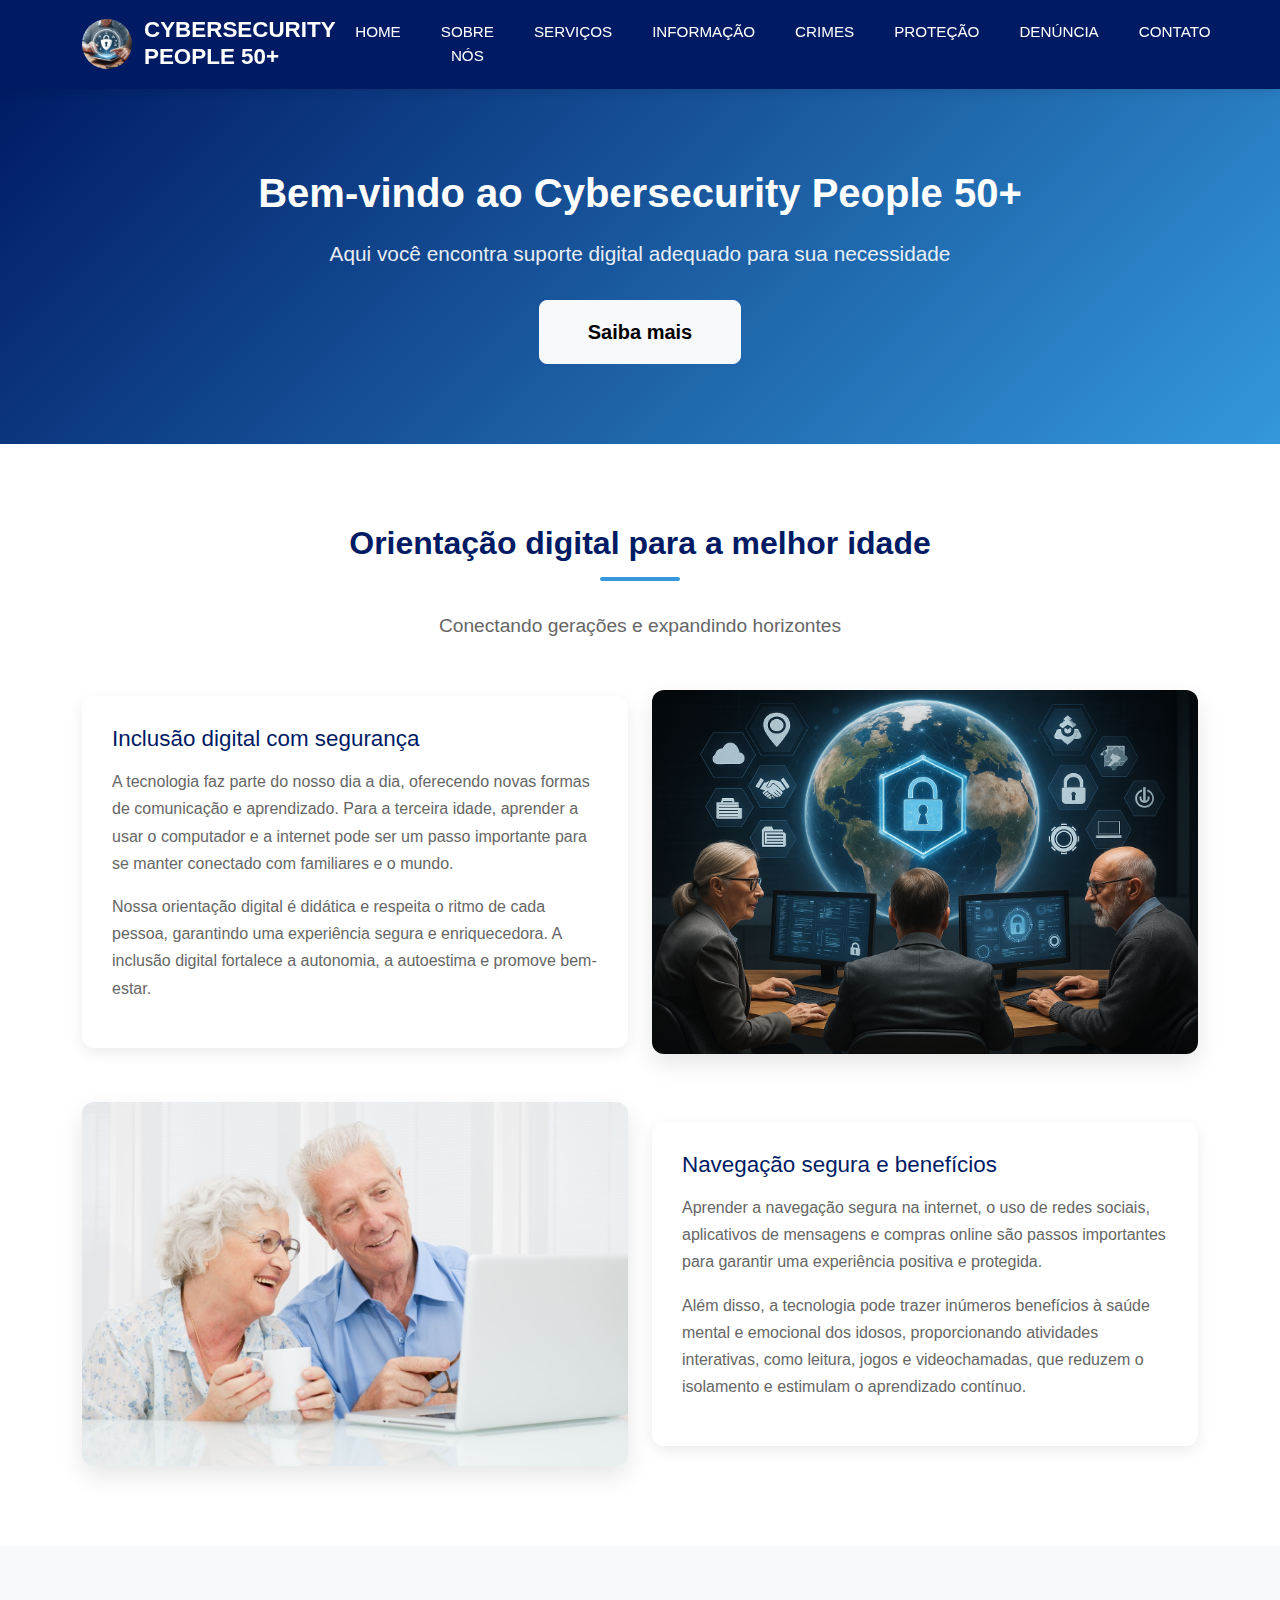
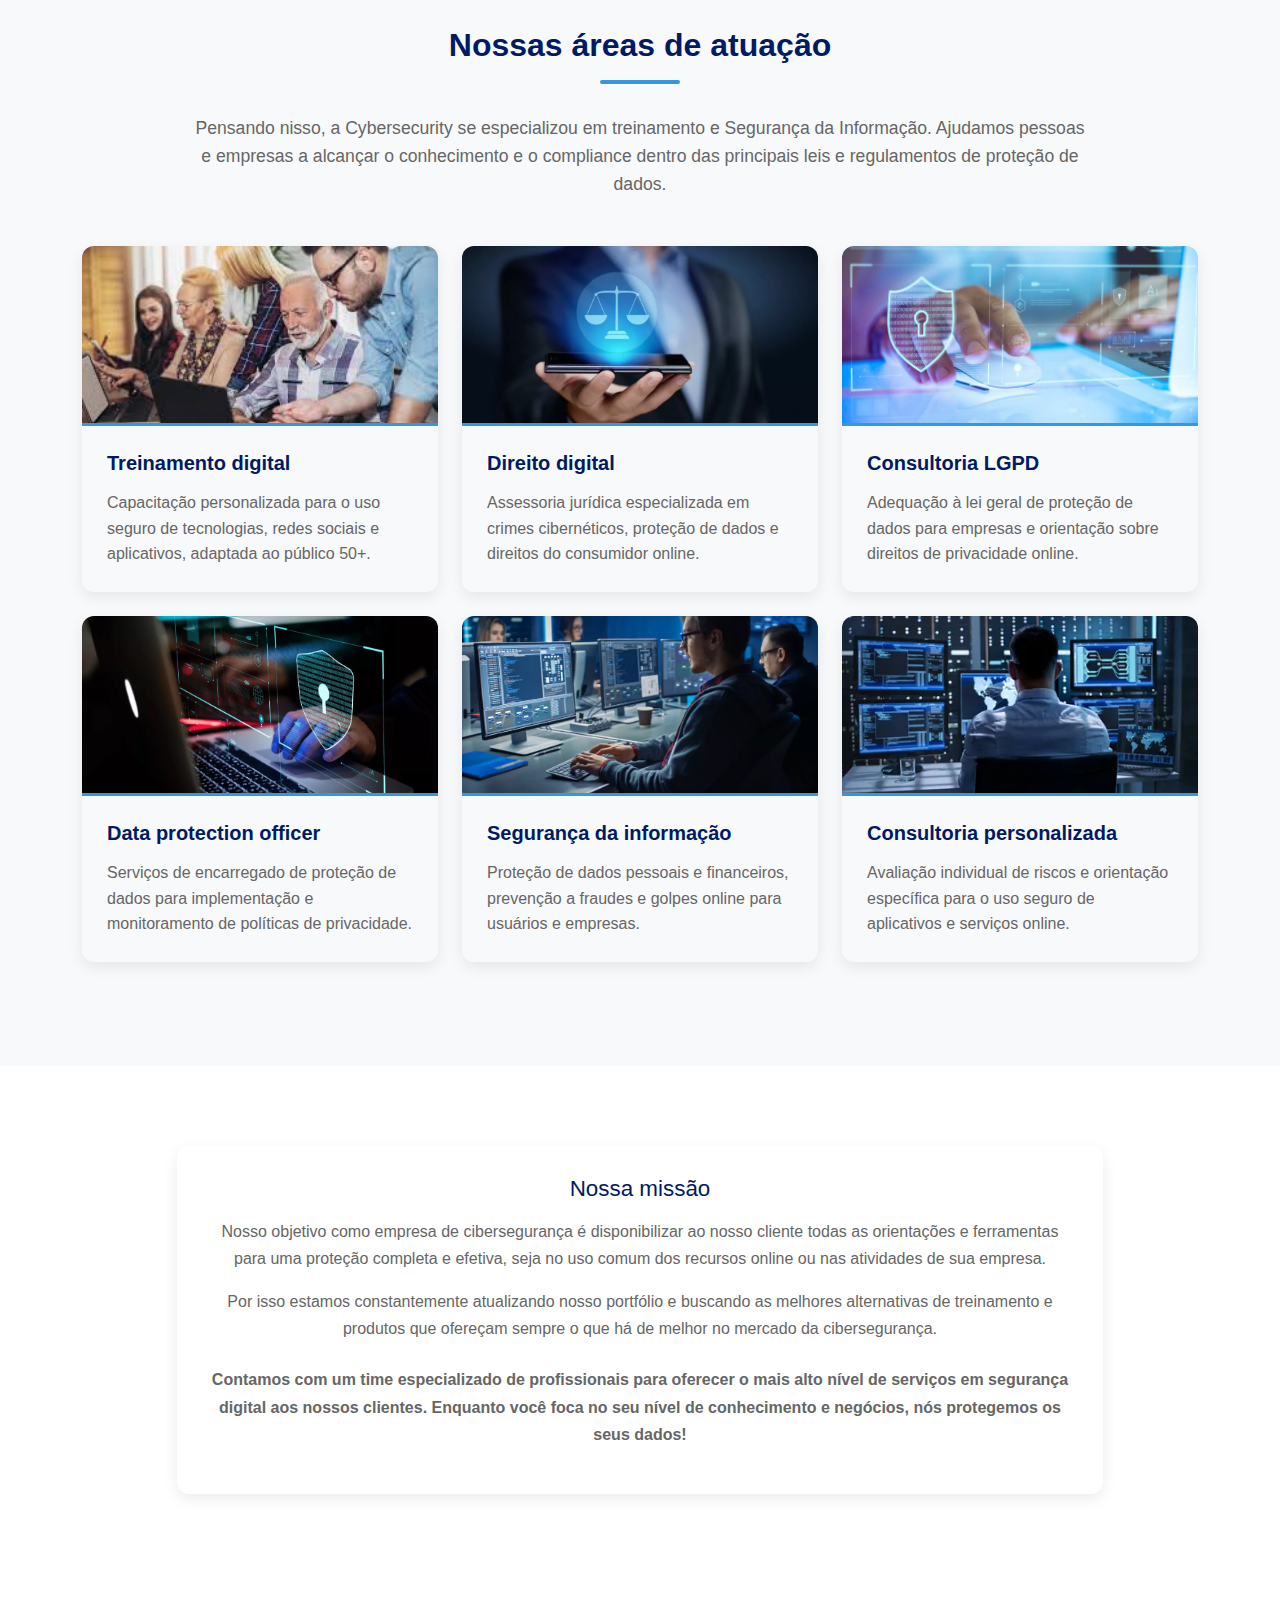
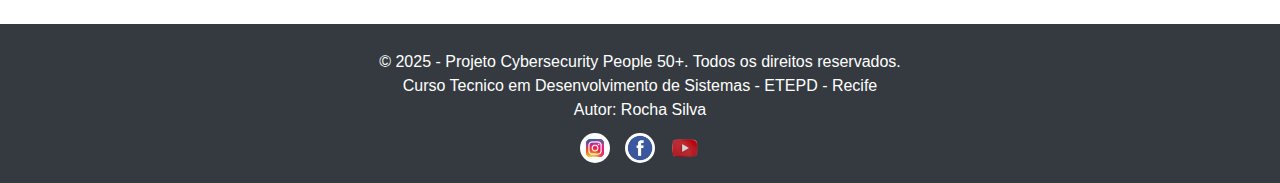
<file: index.html>
<!DOCTYPE html>
<html lang="pt-BR">
  <head>
    <meta charset="UTF-8" />
    <meta name="viewport" content="width=device-width, initial-scale=1.0" />
    <title>Segurança digital para pessoas de 50+</title>
    <meta
      name="description"
      content="Segurança digital: orientações sobre navegação seguraça na internet: treinamento, riscos online e inclusão digital da pessoas de 50+"
    />
    <meta
      name="keywords"
      content="segurança digital, navegação segura, segurança da informação, pessoa de 50+, consultoria, crimes cibernéticos, cybersecurity, inclusão digital e educação digital."
    />
    <meta name="author" content="Severino Rocha da Silva" />

    <!-- Bootstrap 5 CSS -->
    <link
      href="https://cdn.jsdelivr.net/npm/bootstrap@5.3.2/dist/css/bootstrap.min.css"
      rel="stylesheet"
    />

    <!--Favicon-->
    <link rel="apple-touch-icon" sizes="180x180" href="apple-touch-icon.png" />
    <link rel="icon" type="image/png" sizes="32x32" href="favicon-32x32.png" />
    <link rel="icon" type="image/png" sizes="16x16" href="favicon-16x16.png" />
    <link rel="stylesheet" href="css/style.css" />
  </head>
  <body>
    <!-- Navbar Bootstrap -->
    <nav class="navbar navbar-expand-lg navbar-dark navbar-custom">
      <div class="container">
        <div class="navbar-brand-custom">
          <img
            src="img/logo1.png"
            alt="CYBERSECURITY PEOPLE 50+"
            class="navbar-logo"
          />
          <h1 class="navbar-title">CYBERSECURITY PEOPLE 50+</h1>
        </div>

        <button
          class="navbar-toggler"
          type="button"
          data-bs-toggle="collapse"
          data-bs-target="#navbarNav"
          aria-controls="navbarNav"
          aria-expanded="false"
          aria-label="Toggle navigation"
        >
          <span class="navbar-toggler-icon"></span>
        </button>

        <div class="collapse navbar-collapse" id="navbarNav">
          <ul class="navbar-nav ms-auto">
            <li class="nav-item">
              <a
                class="nav-link nav-link-custom"
                href="javascript:void(0)"
                onclick="Carregar('home.html')"
                >HOME</a
              >
            </li>
            <li class="nav-item">
              <a
                class="nav-link nav-link-custom"
                href="javascript:void(0)"
                onclick="Carregar('sobre.html')"
                >SOBRE NÓS</a
              >
            </li>
            <li class="nav-item">
              <a
                class="nav-link nav-link-custom"
                href="javascript:void(0)"
                onclick="Carregar('servicos.html')"
                >SERVIÇOS</a
              >
            </li>
            <li class="nav-item">
              <a
                class="nav-link nav-link-custom"
                href="javascript:void(0)"
                onclick="Carregar('informacao.html')"
                >INFORMAÇÃO</a
              >
            </li>
            <li class="nav-item">
              <a
                class="nav-link nav-link-custom"
                href="javascript:void(0)"
                onclick="Carregar('crimes.html')"
                >CRIMES</a
              >
            </li>
            <li class="nav-item">
              <a
                class="nav-link nav-link-custom"
                href="javascript:void(0)"
                onclick="Carregar('protecao.html')"
                >PROTEÇÃO</a
              >
            </li>
            <li class="nav-item">
              <a
                class="nav-link nav-link-custom"
                href="javascript:void(0)"
                onclick="Carregar('form_denuncia.html')"
                >DENÚNCIA</a
              >
            </li>
            <li class="nav-item">
              <a
                class="nav-link nav-link-custom"
                href="javascript:void(0)"
                onclick="Carregar('form_contato.html')"
                >CONTATO</a
              >
            </li>
          </ul>
        </div>
      </div>
    </nav>

    <!-- Área de Conteúdo Dinâmico -->
    <div id="conteudo" class="container-fluid p-0">
      <!-- Conteúdo será carregado aqui via AJAX -->
    </div>

    <!-- Footer Padrão -->
    <footer class="footer-custom">
      <div class="container">
        <div class="row">
          <div class="col-12 text-center">
            <p class="mb-2 mt-md-0">
              &copy; 2025 - Projeto Cybersecurity People 50+. Todos os direitos
              reservados.
            </p>
            <p class="mb-2 mt-md-0">
              Curso Tecnico em Desenvolvimento de Sistemas - ETEPD - Recife
            </p>
            <p class="mb-2 mt-md-0">Autor: Rocha Silva</p>
            <div class="social-icons">
              <a
                href="https://www.instagram.com/synopsyslife/?hl=en"
                target="_blank"
              >
                <img
                  src="img/instagram.jpeg"
                  alt="Instagram"
                  class="social-icon"
                />
              </a>
              <a href="https://www.facebook.com/Synopsys/" target="_blank">
                <img src="img/face2.png" alt="Facebook" class="social-icon" />
              </a>
              <a href="https://www.youtube.com/user/synopsys" target="_blank">
                <img src="img/youtube.png" alt="YouTube" class="social-icon" />
              </a>
            </div>
          </div>
        </div>
      </div>
    </footer>
    <!-- Bootstrap JS e Popper.js -->
    <script src="https://cdn.jsdelivr.net/npm/@popperjs/core@2.11.6/dist/umd/popper.min.js"></script>
    <script src="https://cdn.jsdelivr.net/npm/bootstrap@5.3.0-alpha1/dist/js/bootstrap.min.js"></script>

    <!-- jQuery (para compatibilidade com função Carregar) -->
    <script src="https://code.jquery.com/jquery-3.6.0.min.js"></script>

    <script type="text/javascript">
      // Função para carregar conteúdo via AJAX
      function Carregar(pagina) {
        $("#conteudo").load(pagina);
      }

      // Carrega a página inicial ao abrir o site
      $(document).ready(function () {
        Carregar("home.html");

        // Adiciona classe ativa ao link de navegação atual
        $(".nav-link-custom").click(function () {
          $(".nav-link-custom").removeClass("active");
          $(this).addClass("active");
        });
      });
    </script>
  </body>
</html>
</file>
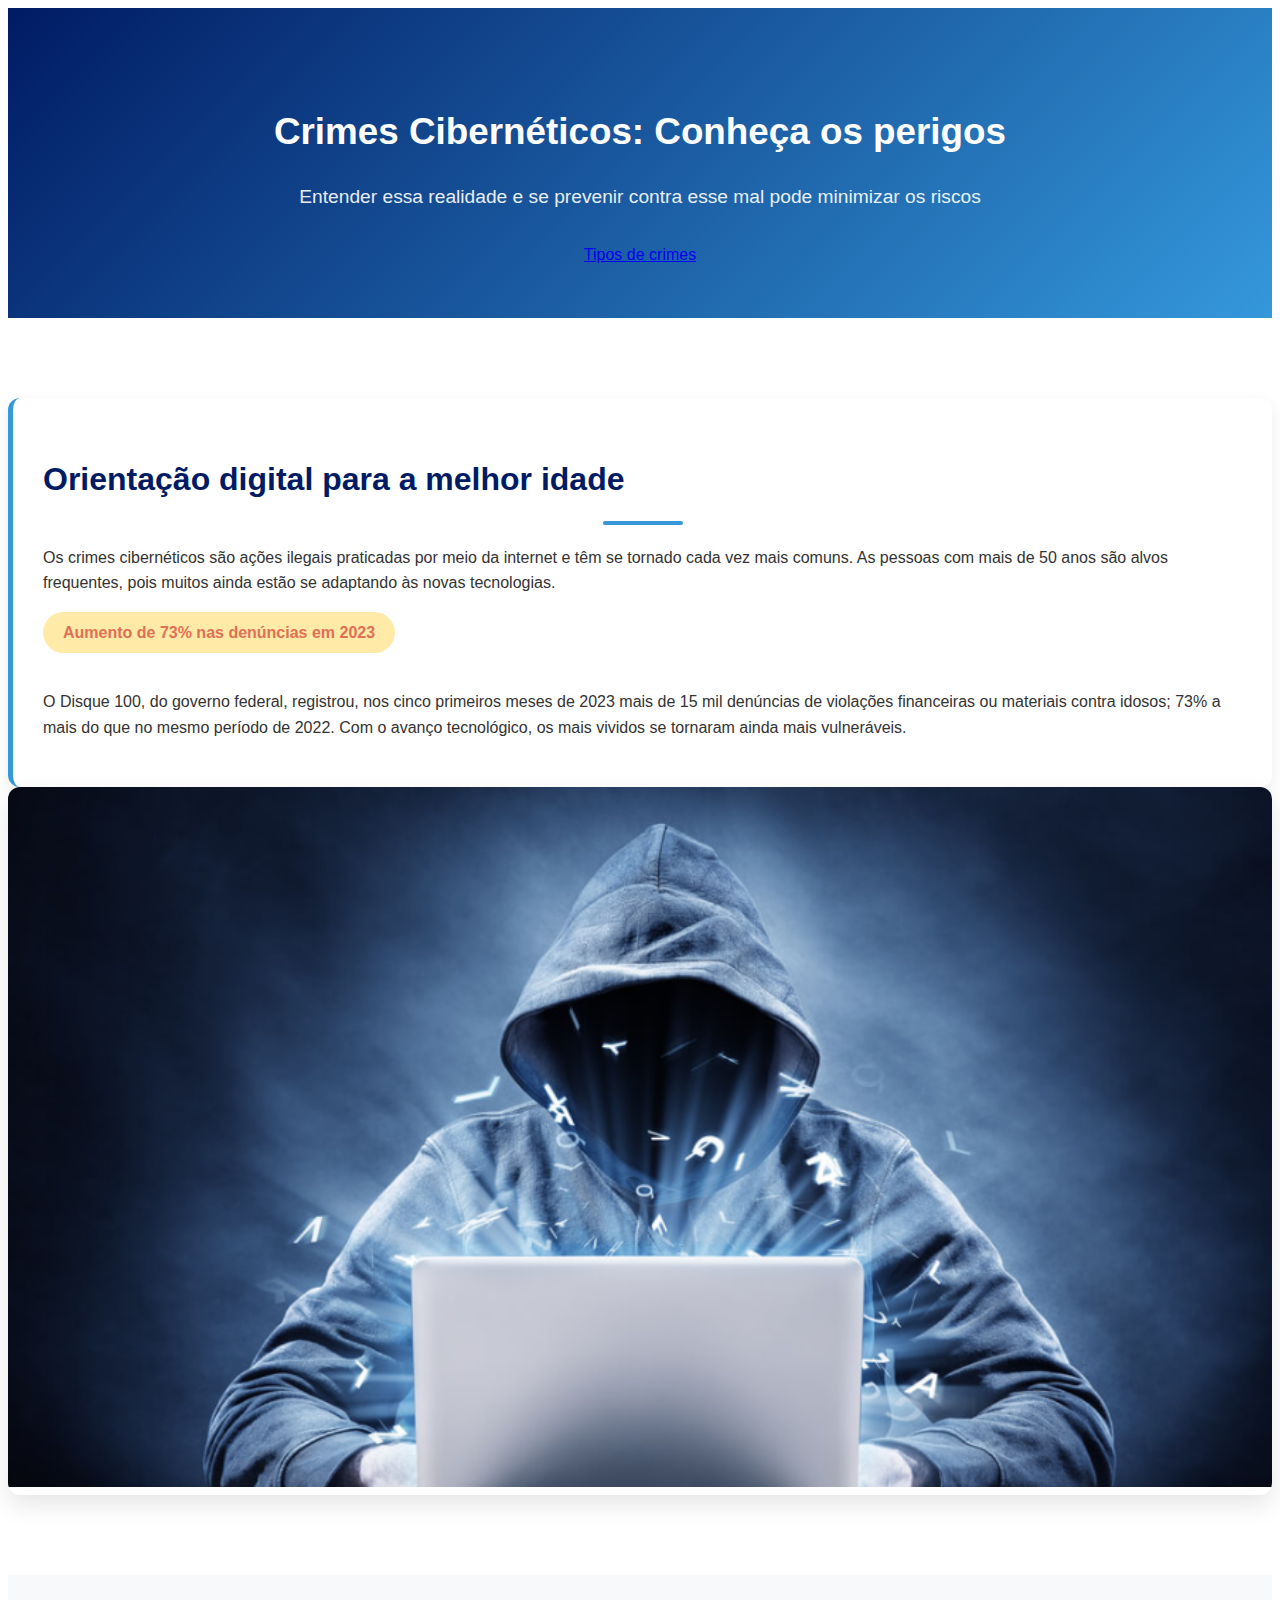
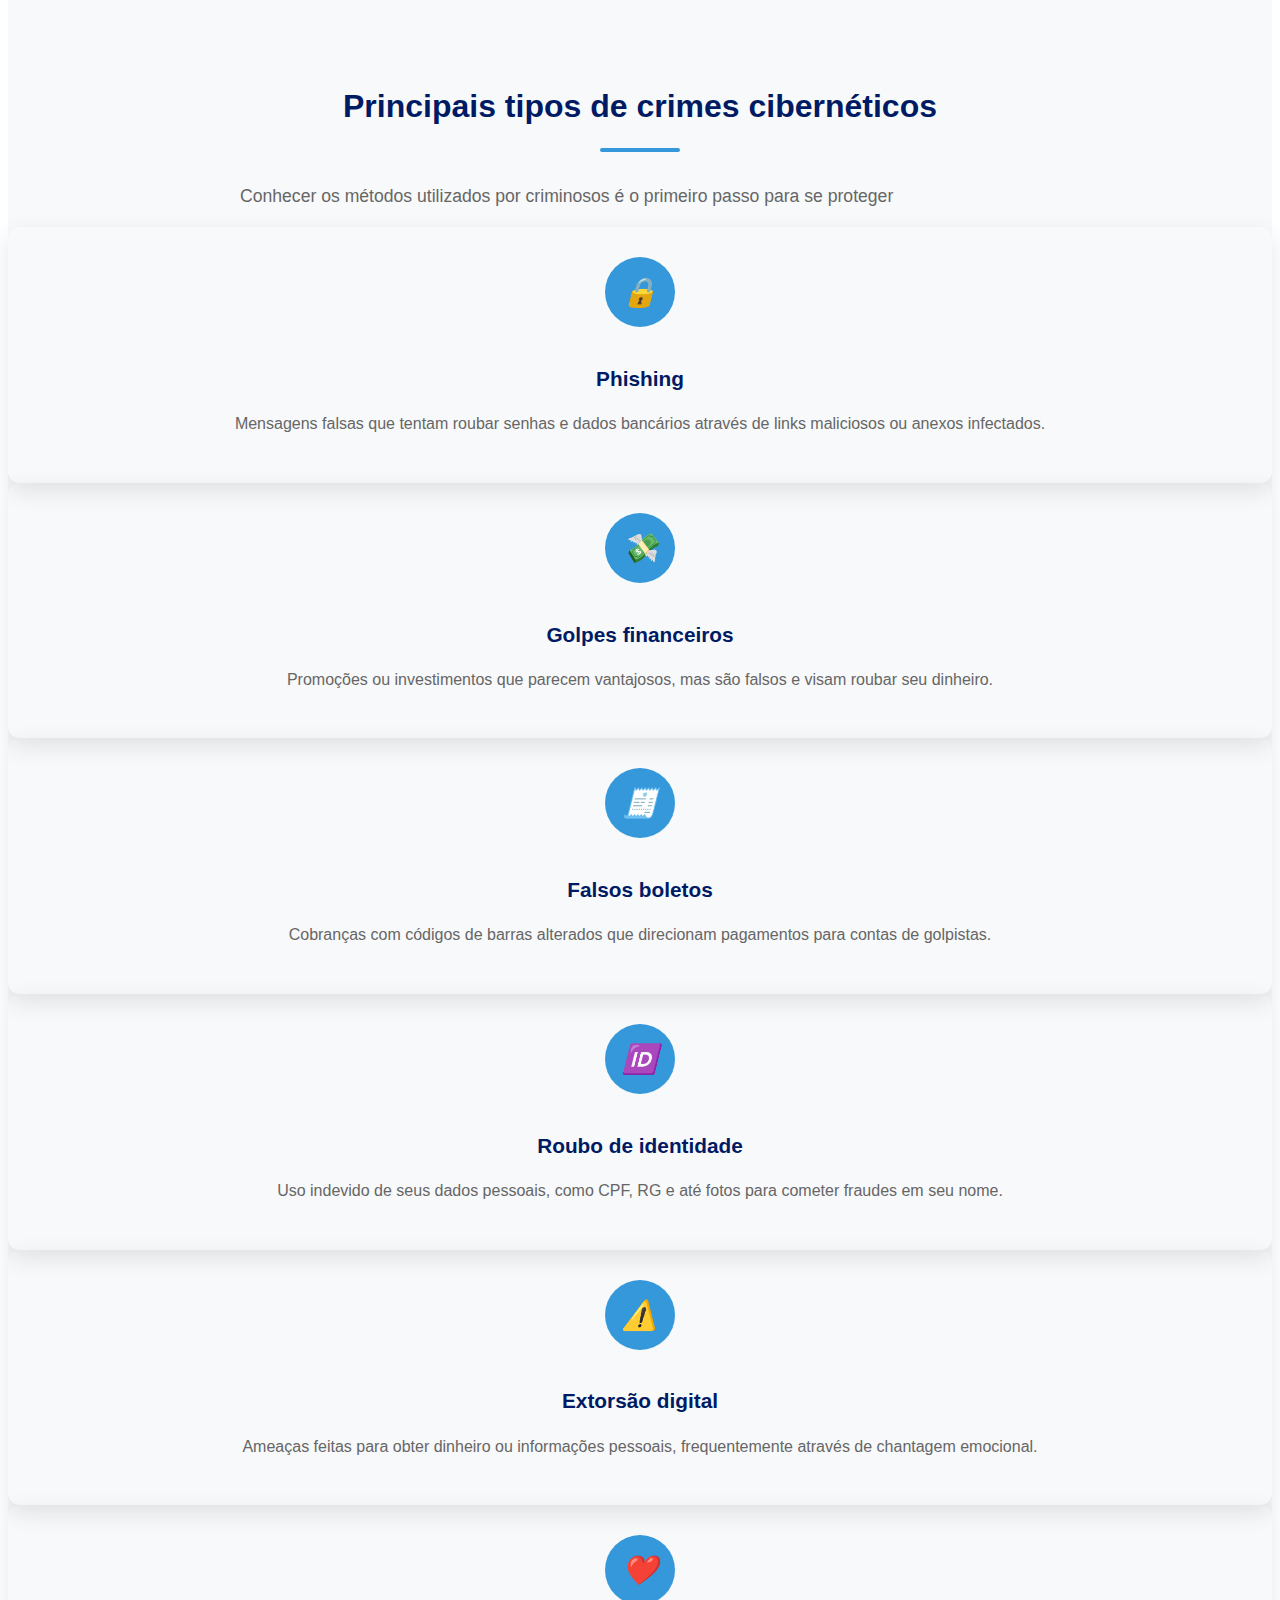
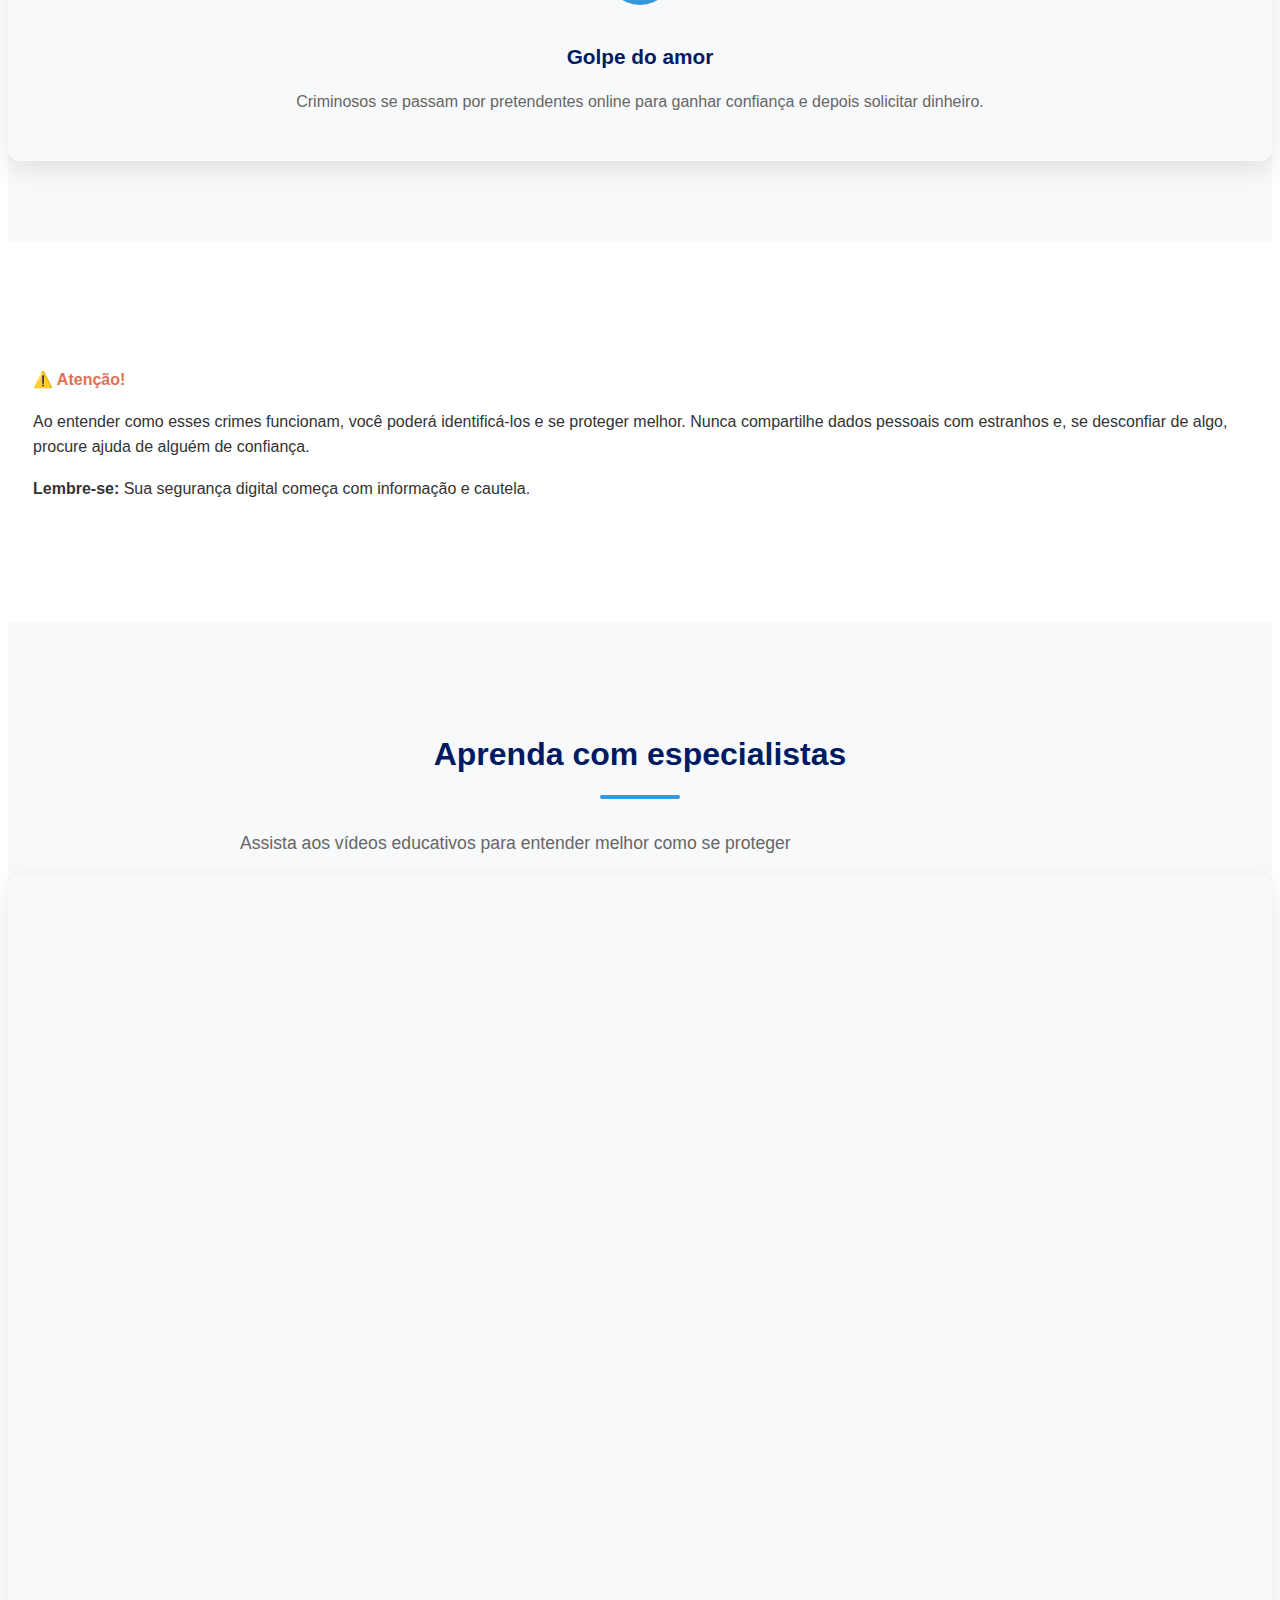
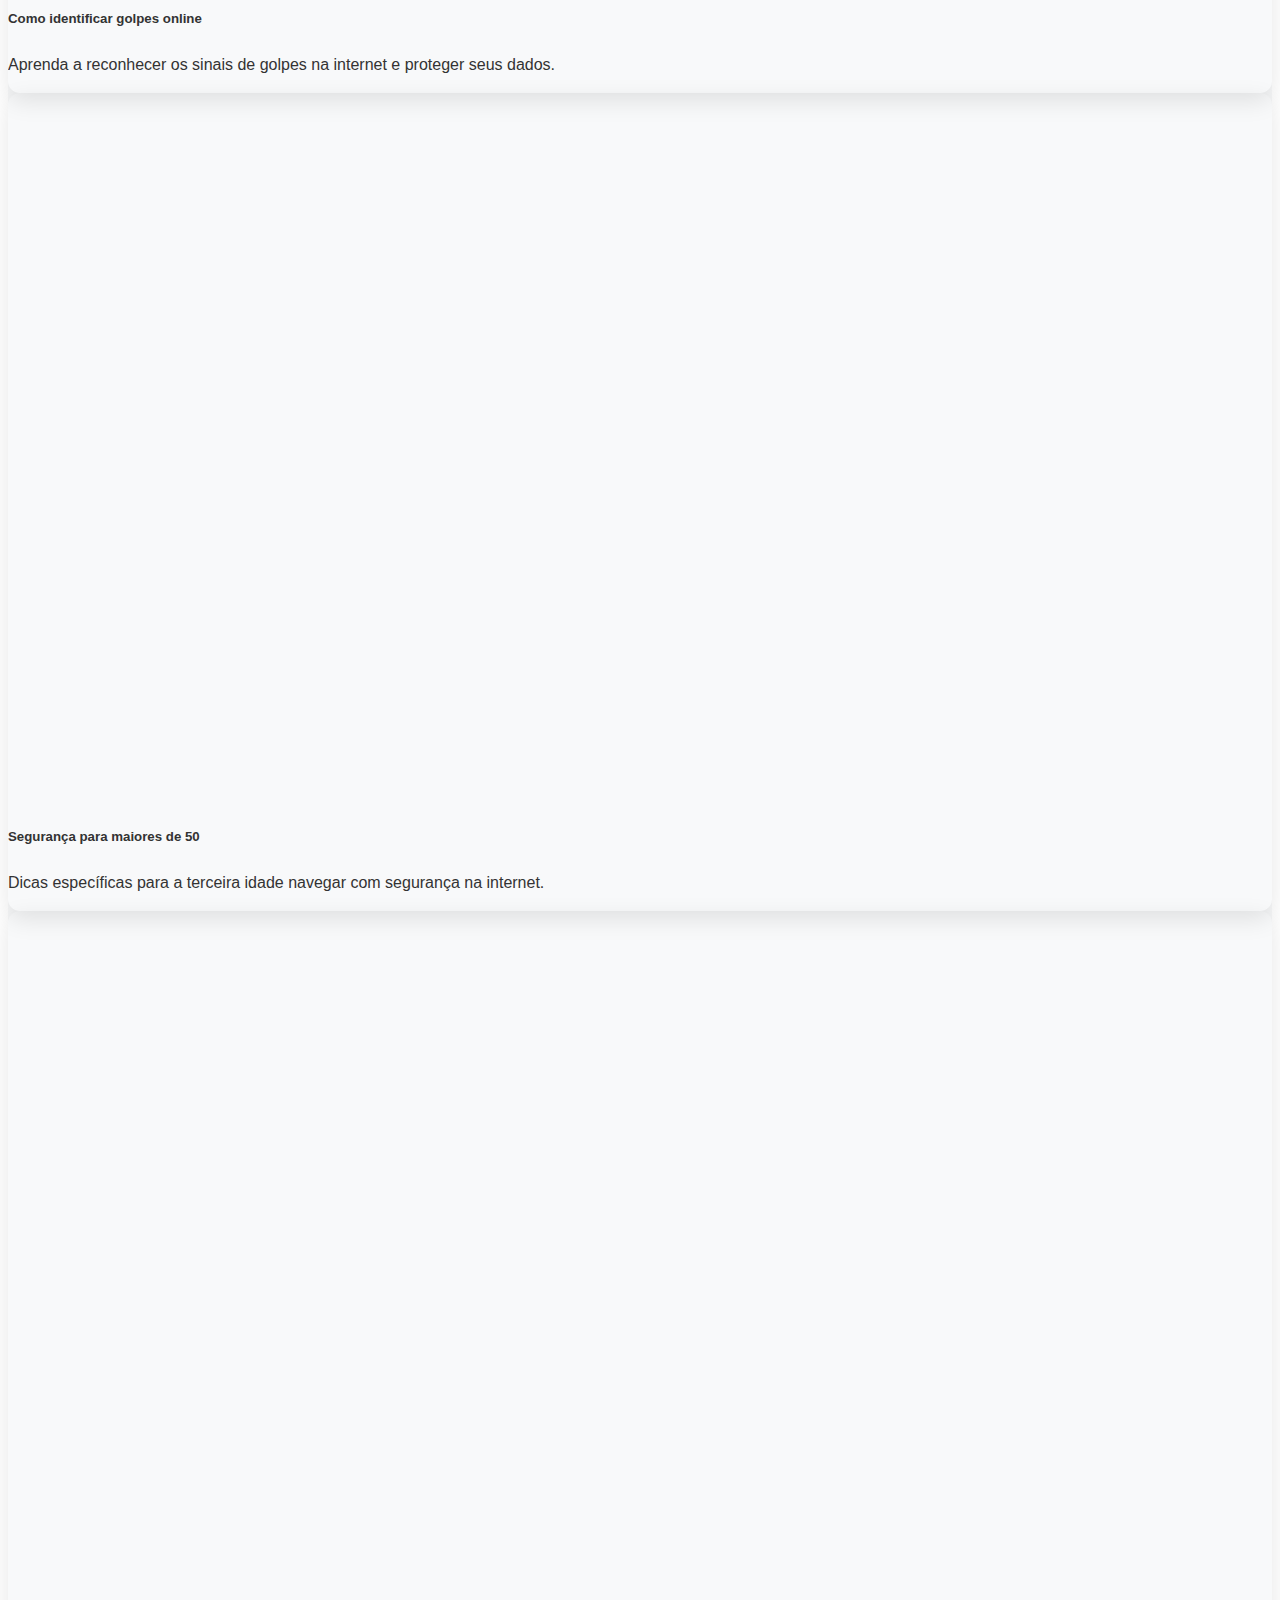
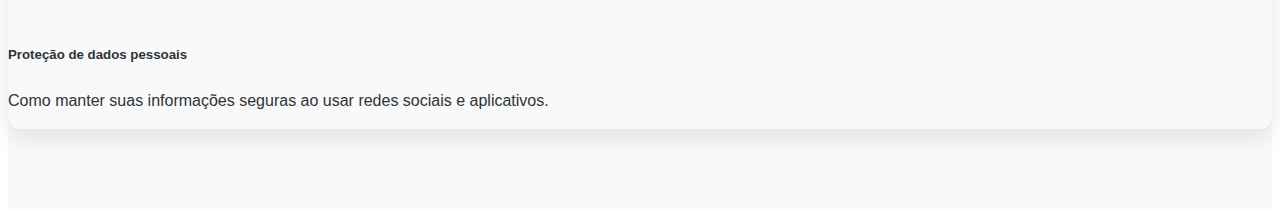
<file: crimes.html>
<!DOCTYPE html>
<html lang="pt-BR">
  <head>
    <meta charset="UTF-8" />
    <meta name="viewport" content="width=device-width, initial-scale=1.0" />
    <title>Crimes Cibernéticos</title>
    <link rel="stylesheet" href="css/style.css" />
  </head>
  <body>
    <div class="container-fluid p-0">
      <!-- Hero Section -->
      <section class="page-hero">
        <div class="container">
          <h1>Crimes Cibernéticos: Conheça os perigos</h1>
          <p>
            Entender essa realidade e se prevenir contra esse mal pode minimizar
            os riscos
          </p>
          <a href="#tipos-crimes" class="btn btn-light btn-lg px-4"
            >Tipos de crimes</a
          >
        </div>
      </section>

      <!-- Seção de Introdução -->
      <section class="content-section">
        <div class="container">
          <div class="row align-items-center">
            <div class="col-lg-6 mb-5 mb-lg-0">
              <div class="info-box-crime">
                <h2
                  class="section-title"
                  style="text-align: left; margin-bottom: 20px"
                >
                  Orientação digital para a melhor idade
                </h2>
                <p class="mb-4">
                  Os crimes cibernéticos são ações ilegais praticadas por meio
                  da internet e têm se tornado cada vez mais comuns. As pessoas
                  com mais de 50 anos são alvos frequentes, pois muitos ainda
                  estão se adaptando às novas tecnologias.
                </p>
                <div class="stat-badge">
                  Aumento de 73% nas denúncias em 2023
                </div>
                <p>
                  O Disque 100, do governo federal, registrou, nos cinco
                  primeiros meses de 2023 mais de 15 mil denúncias de violações
                  financeiras ou materiais contra idosos; 73% a mais do que no
                  mesmo período de 2022. Com o avanço tecnológico, os mais
                  vividos se tornaram ainda mais vulneráveis.
                </p>
              </div>
            </div>
            <div class="col-lg-6">
              <div class="img-container">
                <img
                  src="img/crimes.png"
                  alt="Prevenção a crimes cibernéticos"
                  class="img-fluid rounded shadow"
                />
              </div>
            </div>
          </div>
        </div>
      </section>

      <!-- Seção Tipos de Crimes -->
      <section id="tipos-crimes" class="content-section-alt">
        <div class="container">
          <h2 class="section-title">Principais tipos de crimes cibernéticos</h2>
          <p
            class="text-center mb-5"
            style="
              font-size: 1.1rem;
              color: #666;
              max-width: 800px;
              margin-left: auto;
              margin-right: auto;
            "
          >
            Conhecer os métodos utilizados por criminosos é o primeiro passo
            para se proteger
          </p>

          <div class="row">
            <!-- Crime 1 -->
            <div class="col-md-6 col-lg-4 mb-4">
              <div class="crime-card">
                <div class="card-body">
                  <div class="crime-icon">
                    <i>🔒</i>
                  </div>
                  <h5 class="card-title">Phishing</h5>
                  <p class="card-text">
                    Mensagens falsas que tentam roubar senhas e dados bancários
                    através de links maliciosos ou anexos infectados.
                  </p>
                </div>
              </div>
            </div>

            <!-- Crime 2 -->
            <div class="col-md-6 col-lg-4 mb-4">
              <div class="crime-card">
                <div class="card-body">
                  <div class="crime-icon">
                    <i>💸</i>
                  </div>
                  <h5 class="card-title">Golpes financeiros</h5>
                  <p class="card-text">
                    Promoções ou investimentos que parecem vantajosos, mas são
                    falsos e visam roubar seu dinheiro.
                  </p>
                </div>
              </div>
            </div>

            <!-- Crime 3 -->
            <div class="col-md-6 col-lg-4 mb-4">
              <div class="crime-card">
                <div class="card-body">
                  <div class="crime-icon">
                    <i>🧾</i>
                  </div>
                  <h5 class="card-title">Falsos boletos</h5>
                  <p class="card-text">
                    Cobranças com códigos de barras alterados que direcionam
                    pagamentos para contas de golpistas.
                  </p>
                </div>
              </div>
            </div>

            <!-- Crime 4 -->
            <div class="col-md-6 col-lg-4 mb-4">
              <div class="crime-card">
                <div class="card-body">
                  <div class="crime-icon">
                    <i>🆔</i>
                  </div>
                  <h5 class="card-title">Roubo de identidade</h5>
                  <p class="card-text">
                    Uso indevido de seus dados pessoais, como CPF, RG e até
                    fotos para cometer fraudes em seu nome.
                  </p>
                </div>
              </div>
            </div>

            <!-- Crime 5 -->
            <div class="col-md-6 col-lg-4 mb-4">
              <div class="crime-card">
                <div class="card-body">
                  <div class="crime-icon">
                    <i>⚠️</i>
                  </div>
                  <h5 class="card-title">Extorsão digital</h5>
                  <p class="card-text">
                    Ameaças feitas para obter dinheiro ou informações pessoais,
                    frequentemente através de chantagem emocional.
                  </p>
                </div>
              </div>
            </div>

            <!-- Crime 6 -->
            <div class="col-md-6 col-lg-4 mb-4">
              <div class="crime-card">
                <div class="card-body">
                  <div class="crime-icon">
                    <i>❤️</i>
                  </div>
                  <h5 class="card-title">Golpe do amor</h5>
                  <p class="card-text">
                    Criminosos se passam por pretendentes online para ganhar
                    confiança e depois solicitar dinheiro.
                  </p>
                </div>
              </div>
            </div>
          </div>
        </div>
      </section>

      <!-- Seção de Alerta -->
      <section class="content-section">
        <div class="container">
          <div class="row justify-content-center">
            <div class="col-lg-10">
              <div
                class="alert alert-warning alert-dismissible fade show"
                role="alert"
                style="border-radius: 12px; border: none; padding: 25px"
              >
                <h4
                  class="alert-heading"
                  style="color: #e17055; margin-bottom: 15px"
                >
                  ⚠️ Atenção!
                </h4>
                <p class="mb-3">
                  Ao entender como esses crimes funcionam, você poderá
                  identificá-los e se proteger melhor. Nunca compartilhe dados
                  pessoais com estranhos e, se desconfiar de algo, procure ajuda
                  de alguém de confiança.
                </p>
                <p class="mb-0">
                  <strong>Lembre-se:</strong> Sua segurança digital começa com
                  informação e cautela.
                </p>
              </div>
            </div>
          </div>
        </div>
      </section>

      <!-- Seção de Vídeos -->
      <section class="video-section">
        <div class="container">
          <h2 class="section-title">Aprenda com especialistas</h2>
          <p
            class="text-center mb-5"
            style="
              font-size: 1.1rem;
              color: #666;
              max-width: 800px;
              margin-left: auto;
              margin-right: auto;
            "
          >
            Assista aos vídeos educativos para entender melhor como se proteger
          </p>

          <div class="row">
            <!-- Vídeo 1 -->
            <div class="col-lg-4 mb-4">
              <div class="video-card">
                <div class="video-container">
                  <iframe
                    src="https://www.youtube.com/embed/4R9-g8VikZg?si=wZKj_4go7u7ymamb"
                    title="Crimes Virtuais - Como se Proteger"
                    allowfullscreen
                  ></iframe>
                </div>
                <div class="card-body">
                  <h5 class="card-title">Como identificar golpes online</h5>
                  <p class="card-text">
                    Aprenda a reconhecer os sinais de golpes na internet e
                    proteger seus dados.
                  </p>
                </div>
              </div>
            </div>

            <!-- Vídeo 2 -->
            <div class="col-lg-4 mb-4">
              <div class="video-card">
                <div class="video-container">
                  <iframe
                    src="https://www.youtube.com/embed/V1pYpmBvKBs?si=a5xD5HcuakE_cnpa"
                    title="Prevenção a Crimes Cibernéticos"
                    allowfullscreen
                  ></iframe>
                </div>
                <div class="card-body">
                  <h5 class="card-title">Segurança para maiores de 50</h5>
                  <p class="card-text">
                    Dicas específicas para a terceira idade navegar com
                    segurança na internet.
                  </p>
                </div>
              </div>
            </div>

            <!-- Vídeo 3 -->
            <div class="col-lg-4 mb-4">
              <div class="video-card">
                <div class="video-container">
                  <iframe
                    src="https://www.youtube.com/embed/fp-2IaWeOfA?si=JH2F3Sz-pEGOl1cX"
                    title="Proteção Digital para Idosos"
                    allowfullscreen
                  ></iframe>
                </div>
                <div class="card-body">
                  <h5 class="card-title">Proteção de dados pessoais</h5>
                  <p class="card-text">
                    Como manter suas informações seguras ao usar redes sociais e
                    aplicativos.
                  </p>
                </div>
              </div>
            </div>
          </div>
        </div>
      </section>
    </div>
    <script type="application/ld+json">
            {
              "@context": "https://schema.org",
              "@type": "VideoObject",
              "name": "Como identificar golpes online",
              "description": "Vídeo do Canal Gov no YouTube sobre como identificar golpes online.",
              "thumbnailUrl": "https://img.youtube.com/vi/4R9-g8VikZg/maxresdefault.jpg",
              "uploadDate": "2024-07-02",
              "duration": "PT06M42S",
              "contentUrl": "https://www.youtube.com/watch?v=4R9-g8VikZg",
              "embedUrl": "https://www.youtube.com/embed/4R9-g8VikZg"
      "
            }

            {
              "@context": "https://schema.org",
              "@type": "VideoObject",
              "name": "Segurança digital para maiores de 50 anos",
              "description": "Vídeo do Canal Gov no YouTube sobre segurança digital para maiores de 50 anos.",
              "thumbnailUrl": "https://img.youtube.com/vi/V1pYpmBvKBs/maxresdefault.jpg",
              "uploadDate": "2024-08-22",
              "duration": "PT05M47S",
              "contentUrl": "https://www.youtube.com/watch?v=V1pYpmBvKBs",
              "embedUrl": "https://www.youtube.com/embed/V1pYpmBvKBs"
            }

            {
              "@context": "https://schema.org",
              "@type": "VideoObject",
              "name": "Proteção de dados pessoais",
              "description": "Vídeo do Canal Gov no YouTube sobre proteção de dados pessoais.",
              "thumbnailUrl": "https://img.youtube.com/fp-2IaWeOfA/maxresdefault.jpg",
              "uploadDate": "2021-09-06",
              "duration": "PT03M02S",
              "contentUrl": "https://www.youtube.com/watch?v=fp-2IaWeOfA",
              "embedUrl": "https://www.youtube.com/embed/fp-2IaWeOfA"
            }
    </script>
  </body>
</html>
</file>
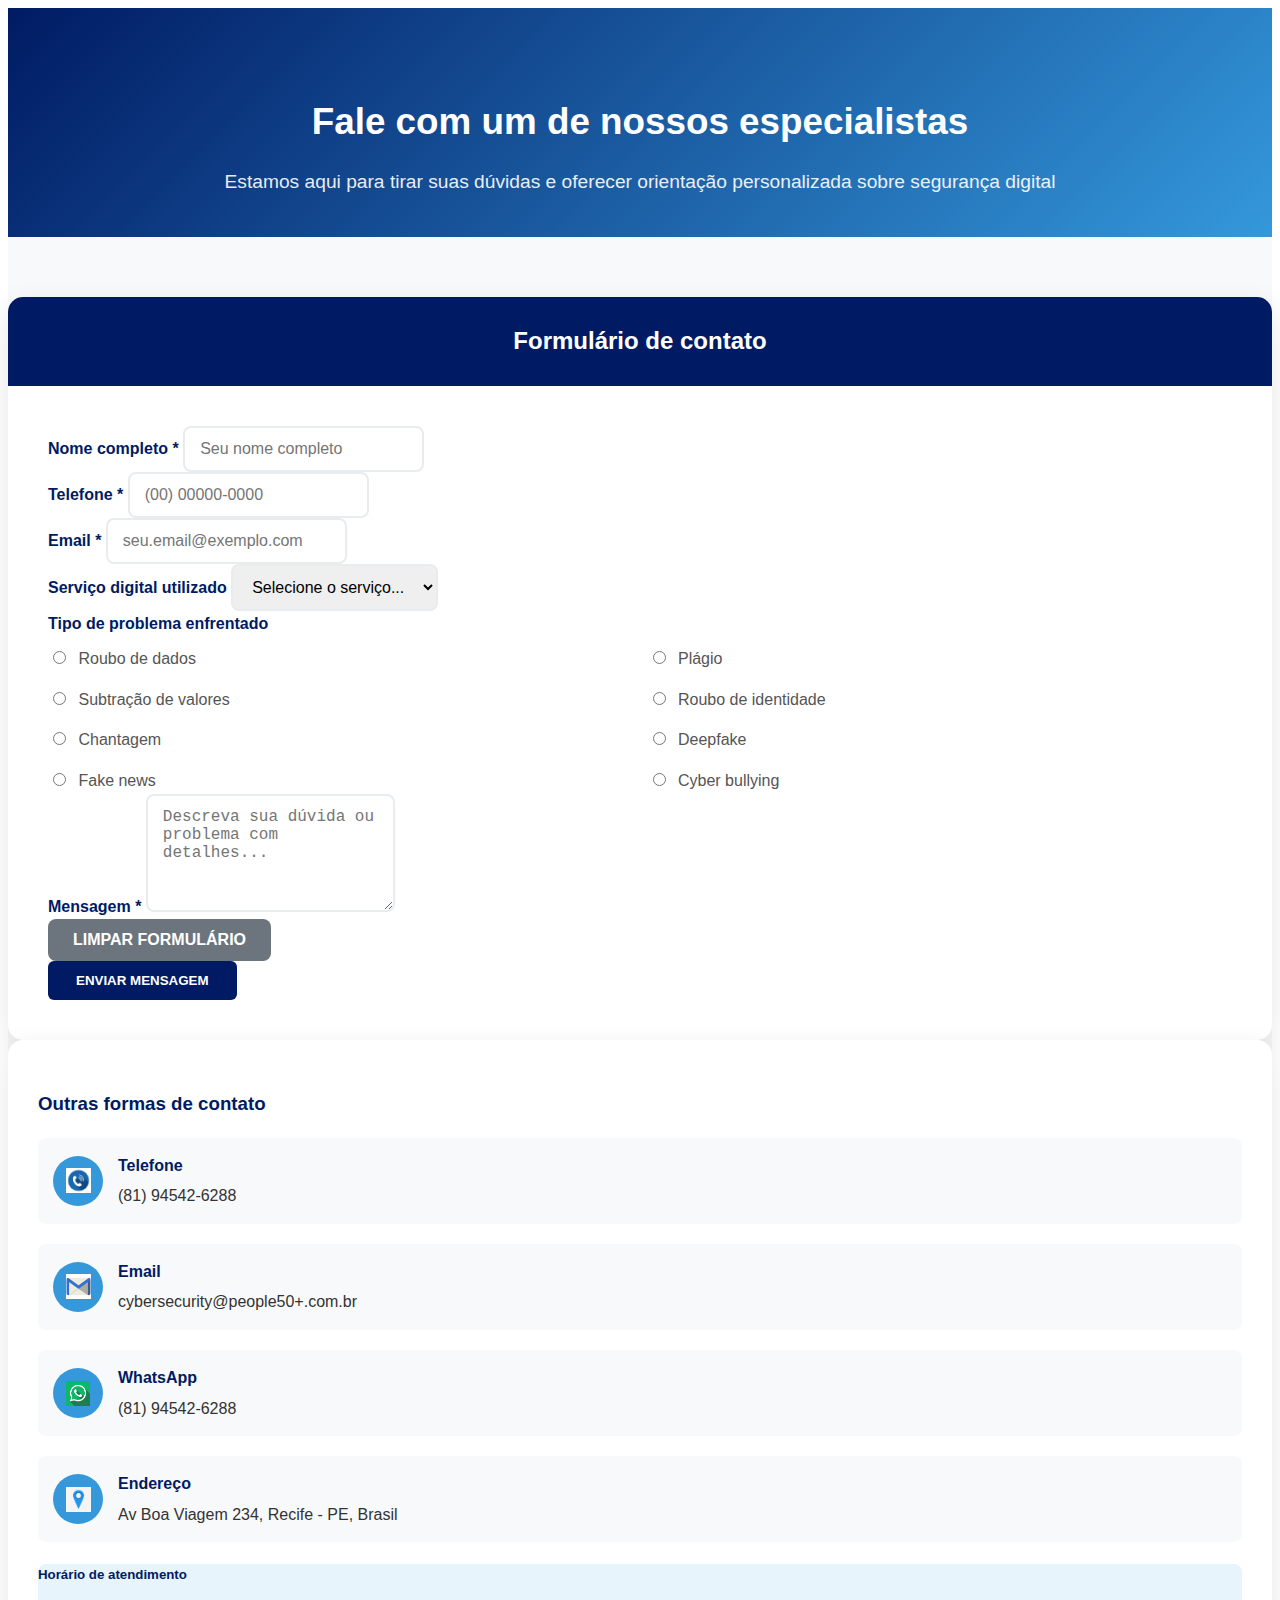
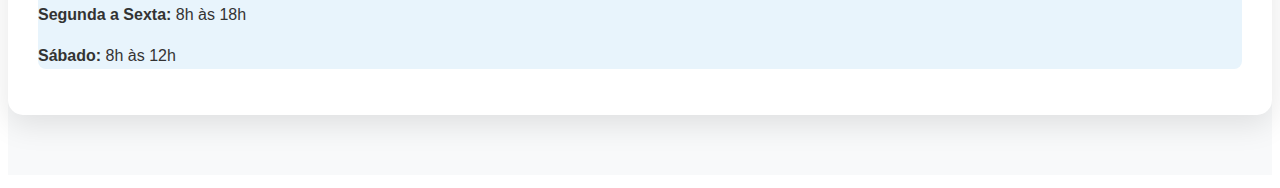
<file: form_contato.html>
<!DOCTYPE html>
<html lang="pt-BR">
  <head>
    <meta charset="UTF-8" />
    <meta name="viewport" content="width=device-width, initial-scale=1.0" />
    <title>Crimes Cibernéticos</title>
    <link rel="stylesheet" href="css/style.css" />
  </head>
  <body>
    <div class="container-fluid p-0">
      <!-- Hero Section -->
      <section class="form-hero">
        <div class="container">
          <h1>Fale com um de nossos especialistas</h1>
          <p>
            Estamos aqui para tirar suas dúvidas e oferecer orientação
            personalizada sobre segurança digital
          </p>
        </div>
      </section>

      <!-- Form Section -->
      <section class="form-section">
        <!--Mensagem de sucesso após envio dos dados -->
        <div
          id="mensagemSucesso"
          style="
            display: none;
            background: #d4edda;
            color: #155724;
            padding: 15px;
            border-radius: 5px;
            margin-bottom: 20px;
            border: 1px solid #c3e6cb;
          "
        >
          <strong>✓ Sucesso!</strong> Mensagem enviada com sucesso! Entraremos
          em contato em breve.
        </div>
        <div class="container">
          <div class="row">
            <div class="col-lg-8 mb-4 mb-lg-0">
              <div class="form-container">
                <div class="form-header">
                  <h2>Formulário de contato</h2>
                </div>
                <div class="form-body">
                  <form action="processa_contato.php" method="post">
                    <div class="row">
                      <div class="col-md-6 mb-3">
                        <label for="nome" class="form-label"
                          >Nome completo *</label
                        >
                        <input
                          type="text"
                          id="nome"
                          name="nome"
                          class="form-control form-control-custom"
                          required
                          maxlength="50"
                          placeholder="Seu nome completo"
                        />
                      </div>
                      <div class="col-md-6 mb-3">
                        <label for="telefone" class="form-label"
                          >Telefone *</label
                        >
                        <input
                          type="text"
                          id="telefone"
                          name="telefone"
                          class="form-control form-control-custom"
                          required
                          placeholder="(00) 00000-0000"
                        />
                      </div>
                    </div>

                    <div class="mb-3">
                      <label for="email" class="form-label">Email *</label>
                      <input
                        type="email"
                        id="email"
                        name="email"
                        class="form-control form-control-custom"
                        required
                        placeholder="seu.email@exemplo.com"
                      />
                    </div>

                    <div class="mb-3">
                      <label for="servico" class="form-label"
                        >Serviço digital utilizado</label
                      >
                      <select
                        name="servico"
                        id="servico"
                        class="form-control form-control-custom"
                        required
                      >
                        <option value="">Selecione o serviço...</option>
                        <option value="whatsApp">WhatsApp</option>
                        <option value="Telegran">Telegram</option>
                        <option value="Email">Email</option>
                        <option value="Instagram">Instagram</option>
                        <option value="Facebook">Facebook</option>
                        <option value="Aplicativo de banco">
                          Aplicativo de banco
                        </option>
                        <option value="Outros">Outros</option>
                      </select>
                    </div>

                    <div class="mb-4">
                      <label class="form-label"
                        >Tipo de problema enfrentado</label
                      >
                      <div class="radio-group">
                        <div class="radio-item">
                          <input
                            class="form-check-input"
                            type="radio"
                            id="dados"
                            name="opcao"
                            value="dados"
                          />
                          <label class="form-check-label" for="dados"
                            >Roubo de dados</label
                          >
                        </div>
                        <div class="radio-item">
                          <input
                            class="form-check-input"
                            type="radio"
                            id="plagio"
                            name="opcao"
                            value="plagio"
                          />
                          <label class="form-check-label" for="plagio"
                            >Plágio</label
                          >
                        </div>
                        <div class="radio-item">
                          <input
                            class="form-check-input"
                            type="radio"
                            id="financeiro"
                            name="opcao"
                            value="financeiro"
                          />
                          <label class="form-check-label" for="financeiro"
                            >Subtração de valores</label
                          >
                        </div>
                        <div class="radio-item">
                          <input
                            class="form-check-input"
                            type="radio"
                            id="identidade"
                            name="opcao"
                            value="identidade"
                          />
                          <label class="form-check-label" for="identidade"
                            >Roubo de identidade</label
                          >
                        </div>
                        <div class="radio-item">
                          <input
                            class="form-check-input"
                            type="radio"
                            id="chantagem"
                            name="opcao"
                            value="chantagem"
                          />
                          <label class="form-check-label" for="chantagem"
                            >Chantagem</label
                          >
                        </div>
                        <div class="radio-item">
                          <input
                            class="form-check-input"
                            type="radio"
                            id="fake"
                            name="opcao"
                            value="fake"
                          />
                          <label class="form-check-label" for="fake"
                            >Deepfake</label
                          >
                        </div>
                        <div class="radio-item">
                          <input
                            class="form-check-input"
                            type="radio"
                            id="fakeNews"
                            name="opcao"
                            value="fake News"
                          />
                          <label class="form-check-label" for="fakeNews"
                            >Fake news</label
                          >
                        </div>
                        <div class="radio-item">
                          <input
                            class="form-check-input"
                            type="radio"
                            id="boolen"
                            name="opcao"
                            value="boolen"
                          />
                          <label class="form-check-label" for="boolen"
                            >Cyber bullying</label
                          >
                        </div>
                      </div>
                    </div>

                    <div class="mb-4">
                      <label for="mensagem" class="form-label"
                        >Mensagem *</label
                      >
                      <textarea
                        name="comentarios"
                        id="mensagem"
                        rows="5"
                        class="form-control form-control-custom"
                        required
                        placeholder="Descreva sua dúvida ou problema com detalhes..."
                      ></textarea>
                    </div>
                    <div class="row justify-content-end">
                      <div class="col-12 col-sm-auto mb-2 mb-sm-0">
                        <input
                          type="reset"
                          value="LIMPAR FORMULÁRIO"
                          class="btn-reset w-100"
                          style="white-space: nowrap"
                        />
                      </div>
                      <div class="col-12 col-sm-auto">
                        <input
                          type="submit"
                          value="ENVIAR MENSAGEM"
                          class="btn-submit w-100"
                          style="white-space: nowrap"
                        />
                      </div>
                    </div>
                  </form>
                </div>
              </div>
            </div>

            <div class="col-lg-4">
              <div class="contact-info-sidebar">
                <h3 class="mb-4" style="color: var(--primary-color)">
                  Outras formas de contato
                </h3>

                <div class="contact-item">
                  <div class="contact-icon">
                    <img src="img/fone.jpeg" alt="Telefone" />
                  </div>
                  <div class="contact-text">
                    <strong>Telefone</strong>
                    <span>(81) 94542-6288</span>
                  </div>
                </div>

                <div class="contact-item">
                  <div class="contact-icon">
                    <img src="img/email.png" alt="Email" />
                  </div>
                  <div class="contact-text">
                    <strong>Email</strong>
                    <span>cybersecurity@people50+.com.br</span>
                  </div>
                </div>

                <div class="contact-item">
                  <div class="contact-icon">
                    <img src="img/whats.png" alt="WhatsApp" />
                  </div>
                  <div class="contact-text">
                    <strong>WhatsApp</strong>
                    <span>(81) 94542-6288</span>
                  </div>
                </div>

                <div class="contact-item">
                  <div class="contact-icon">
                    <img src="img/localiza.png" alt="Localização" />
                  </div>
                  <div class="contact-text">
                    <strong>Endereço</strong>
                    <span>Av Boa Viagem 234, Recife - PE, Brasil</span>
                  </div>
                </div>

                <div
                  class="mt-4 p-3"
                  style="background: #e8f4fc; border-radius: 8px"
                >
                  <h5 style="color: var(--primary-color); margin-bottom: 10px">
                    Horário de atendimento
                  </h5>
                  <p class="mb-1">
                    <strong>Segunda a Sexta:</strong> 8h às 18h
                  </p>
                  <p class="mb-0"><strong>Sábado:</strong> 8h às 12h</p>
                </div>
              </div>
            </div>
          </div>
        </div>
      </section>
    </div>
    <script>
      // Verifica se veio de um envio bem-sucedido
      document.addEventListener("DOMContentLoaded", function () {
        const urlParams = new URLSearchParams(window.location.search);

        if (urlParams.get("sucesso") === "1") {
          // Mostra mensagem de sucesso
          alert(
            "Mensagem enviada com sucesso! Entraremos em contato em breve."
          );

          // Limpa o formulário (opcional)
          document.querySelector("form").reset();

          // Remove o parâmetro da URL sem recarregar
          window.history.replaceState(
            {},
            document.title,
            window.location.pathname
          );
        }
      });
    </script>
  </body>
</html>
</file>
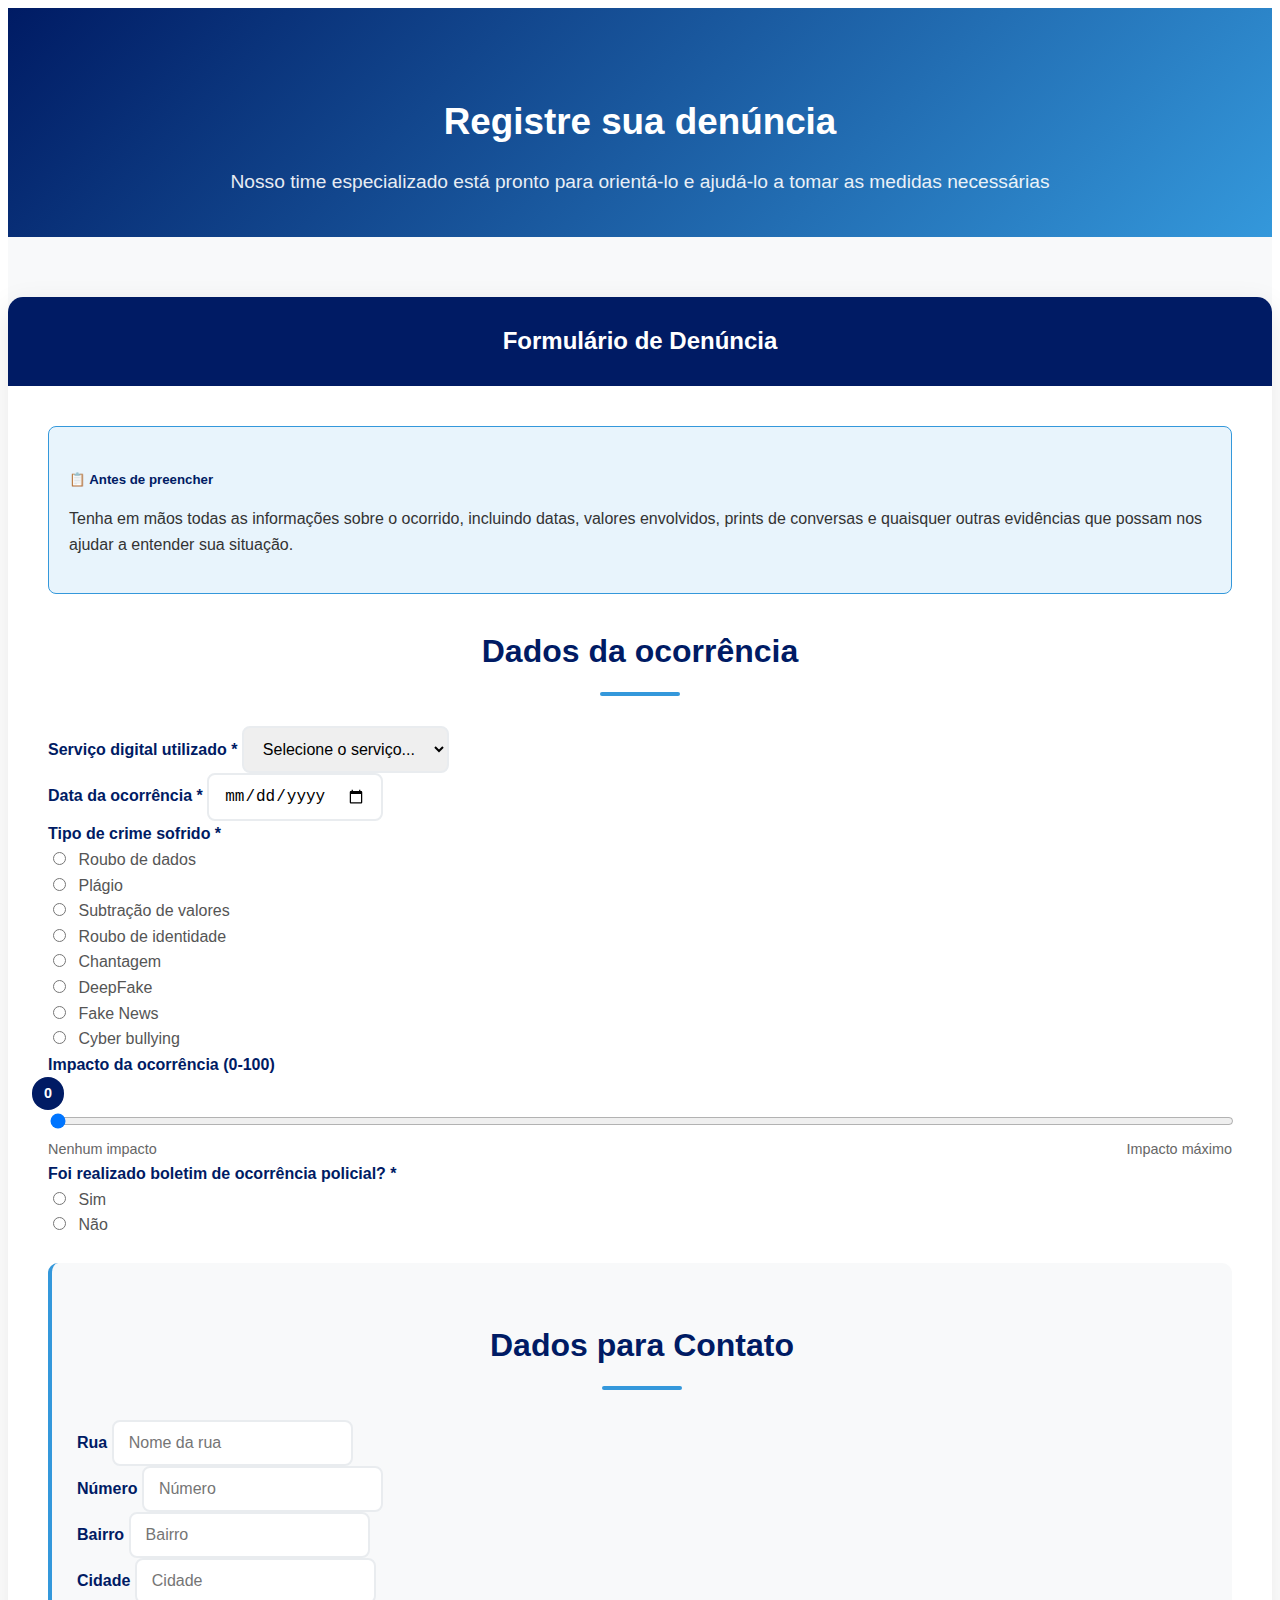
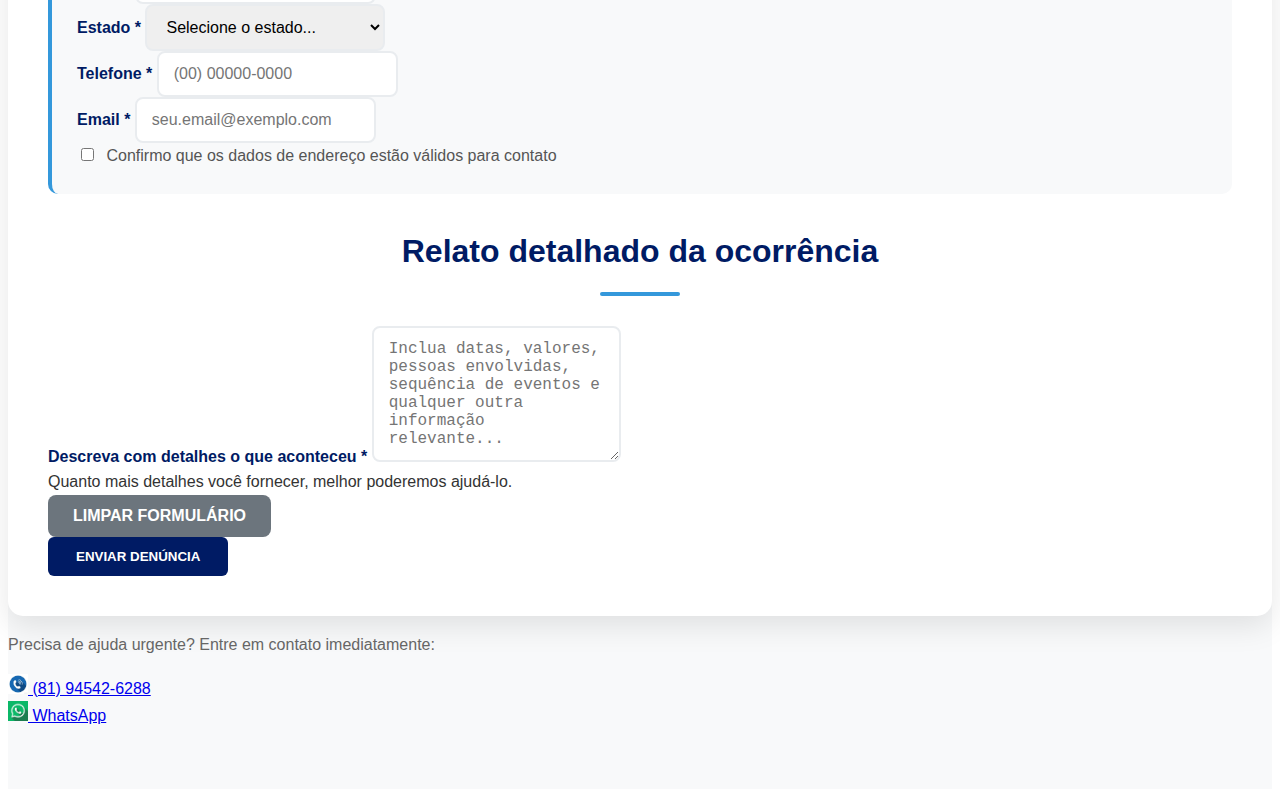
<file: form_denuncia.html>
<!DOCTYPE html>
<html lang="pt-BR">
  <head>
    <meta charset="UTF-8" />
    <meta name="viewport" content="width=device-width, initial-scale=1.0" />
    <title>Formulario de denúncia</title>
    <link rel="stylesheet" href="css/style.css" />
  </head>
  <body>
    <div class="container-fluid p-0">
      <!-- Hero Section -->
      <section class="form-hero">
        <div class="container">
          <h1>Registre sua denúncia</h1>
          <p>
            Nosso time especializado está pronto para orientá-lo e ajudá-lo a
            tomar as medidas necessárias
          </p>
        </div>
      </section>

      <!-- Form Section -->
      <section class="form-section">
        <div class="container">
          <div class="row justify-content-center">
            <div class="col-lg-10">
              <div class="form-container">
                <div class="form-header">
                  <h2>Formulário de Denúncia</h2>
                </div>
                <div class="form-body">
                  <div class="info-alert">
                    <h5>📋 Antes de preencher</h5>
                    <p class="mb-0">
                      Tenha em mãos todas as informações sobre o ocorrido,
                      incluindo datas, valores envolvidos, prints de conversas e
                      quaisquer outras evidências que possam nos ajudar a
                      entender sua situação.
                    </p>
                  </div>

                  <form action="processa.php" method="post">
                    <!-- Seção 1: Dados da Ocorrência -->
                    <div class="mb-4">
                      <h3 class="section-title">Dados da ocorrência</h3>

                      <div class="row">
                        <div class="col-md-6 mb-3">
                          <label for="servico" class="form-label"
                            >Serviço digital utilizado *</label
                          >
                          <select
                            name="servico"
                            id="servico"
                            class="form-control form-control-custom"
                            required
                          >
                            <option value="">Selecione o serviço...</option>
                            <option value="whatsApp">WhatsApp</option>
                            <option value="Telegran">Telegram</option>
                            <option value="Email">Email</option>
                            <option value="Instagram">Instagram</option>
                            <option value="Facebook">Facebook</option>
                            <option value="Aplicativo de banco">
                              Aplicativo de banco
                            </option>
                            <option value="Outros">Outros</option>
                          </select>
                        </div>
                        <div class="col-md-6 mb-3">
                          <label for="data_ocorrencia" class="form-label"
                            >Data da ocorrência *</label
                          >
                          <input
                            type="date"
                            id="data_ocorrencia"
                            name="data_ocorrencia"
                            class="form-control form-control-custom"
                            required
                          />
                        </div>
                      </div>

                      <div class="mb-3">
                        <label class="form-label"
                          >Tipo de crime sofrido *</label
                        >
                        <div class="row">
                          <div class="col-md-6">
                            <div class="form-check mb-2">
                              <input
                                class="form-check-input"
                                type="radio"
                                id="dados"
                                name="opcao"
                                value="dados"
                                required
                              />
                              <label class="form-check-label" for="dados"
                                >Roubo de dados</label
                              >
                            </div>
                            <div class="form-check mb-2">
                              <input
                                class="form-check-input"
                                type="radio"
                                id="plagio"
                                name="opcao"
                                value="plagio"
                              />
                              <label class="form-check-label" for="plagio"
                                >Plágio</label
                              >
                            </div>
                            <div class="form-check mb-2">
                              <input
                                class="form-check-input"
                                type="radio"
                                id="financeiro"
                                name="opcao"
                                value="financeiro"
                              />
                              <label class="form-check-label" for="financeiro"
                                >Subtração de valores</label
                              >
                            </div>
                            <div class="form-check mb-2">
                              <input
                                class="form-check-input"
                                type="radio"
                                id="identidade"
                                name="opcao"
                                value="identidade"
                              />
                              <label class="form-check-label" for="identidade"
                                >Roubo de identidade</label
                              >
                            </div>
                          </div>
                          <div class="col-md-6">
                            <div class="form-check mb-2">
                              <input
                                class="form-check-input"
                                type="radio"
                                id="chantagem"
                                name="opcao"
                                value="chantagem"
                              />
                              <label class="form-check-label" for="chantagem"
                                >Chantagem</label
                              >
                            </div>
                            <div class="form-check mb-2">
                              <input
                                class="form-check-input"
                                type="radio"
                                id="fake"
                                name="opcao"
                                value="fake"
                              />
                              <label class="form-check-label" for="fake"
                                >DeepFake</label
                              >
                            </div>
                            <div class="form-check mb-2">
                              <input
                                class="form-check-input"
                                type="radio"
                                id="fakeNews"
                                name="opcao"
                                value="fake News"
                              />
                              <label class="form-check-label" for="fakeNews"
                                >Fake News</label
                              >
                            </div>
                            <div class="form-check mb-2">
                              <input
                                class="form-check-input"
                                type="radio"
                                id="boolen"
                                name="opcao"
                                value="boolen"
                              />
                              <label class="form-check-label" for="boolen"
                                >Cyber bullying</label
                              >
                            </div>
                          </div>
                        </div>
                      </div>

                      <div class="mb-3">
                        <label for="prejuizo" class="form-label"
                          >Impacto da ocorrência (0-100)</label
                        >
                        <div class="range-container">
                          <input
                            type="range"
                            id="prejuizo"
                            min="0"
                            max="100"
                            value="0"
                            class="form-range"
                          />
                          <span id="valorPrejuizo" class="range-value">0</span>
                        </div>
                        <div class="range-labels">
                          <span>Nenhum impacto</span>
                          <span>Impacto máximo</span>
                        </div>
                      </div>

                      <div class="mb-3">
                        <label class="form-label"
                          >Foi realizado boletim de ocorrência policial?
                          *</label
                        >
                        <div class="d-flex gap-4">
                          <div class="form-check">
                            <input
                              class="form-check-input"
                              type="radio"
                              id="sim"
                              name="boletim"
                              value="sim"
                              required
                            />
                            <label class="form-check-label" for="sim"
                              >Sim</label
                            >
                          </div>
                          <div class="form-check">
                            <input
                              class="form-check-input"
                              type="radio"
                              id="nao"
                              name="boletim"
                              value="não"
                            />
                            <label class="form-check-label" for="nao"
                              >Não</label
                            >
                          </div>
                        </div>
                      </div>
                    </div>

                    <!-- Seção 2: Dados Pessoais -->
                    <div class="address-section">
                      <h3 class="section-title">Dados para Contato</h3>

                      <div class="row">
                        <div class="col-md-6 mb-3">
                          <label for="rua" class="form-label">Rua</label>
                          <input
                            type="text"
                            id="rua"
                            name="rua"
                            class="form-control form-control-custom"
                            placeholder="Nome da rua"
                          />
                        </div>
                        <div class="col-md-6 mb-3">
                          <label for="numero" class="form-label">Número</label>
                          <input
                            type="number"
                            id="numero"
                            name="numero"
                            class="form-control form-control-custom"
                            placeholder="Número"
                          />
                        </div>
                        <div class="col-md-6 mb-3">
                          <label for="bairro" class="form-label">Bairro</label>
                          <input
                            type="text"
                            id="bairro"
                            name="bairro"
                            class="form-control form-control-custom"
                            placeholder="Bairro"
                          />
                        </div>
                        <div class="col-md-6 mb-3">
                          <label for="cidade" class="form-label">Cidade</label>
                          <input
                            type="text"
                            id="cidade"
                            name="cidade"
                            class="form-control form-control-custom"
                            placeholder="Cidade"
                          />
                        </div>
                        <div class="col-md-6 mb-3">
                          <label for="estado" class="form-label"
                            >Estado *</label
                          >
                          <select
                            id="estado"
                            name="estado"
                            class="form-control form-control-custom"
                            required
                          >
                            <option value="">Selecione o estado...</option>
                            <option value="pe">Pernambuco (PE)</option>
                            <option value="pb">Paraíba (PB)</option>
                            <option value="rn">Rio Grande do Norte (RN)</option>
                            <option value="ba">Bahia (BA)</option>
                            <option value="ce">Ceará (CE)</option>
                            <option value="al">Alagoas (AL)</option>
                            <option value="se">Sergipe (SE)</option>
                            <option value="ma">Maranhão (MA)</option>
                            <option value="pi">Piauí (PI)</option>
                            <option value="rj">Rio de Janeiro (RJ)</option>
                            <option value="sp">São Paulo (SP)</option>
                            <option value="mg">Minas Gerais (MG)</option>
                            <option value="rs">Rio Grande do Sul (RS)</option>
                            <option value="pr">Paraná (PR)</option>
                            <option value="sc">Santa Catarina (SC)</option>
                            <option value="outro">Outro Estado</option>
                          </select>
                        </div>
                        <div class="col-md-6 mb-3">
                          <label for="telefone" class="form-label"
                            >Telefone *</label
                          >
                          <input
                            type="text"
                            id="telefone"
                            name="telefone"
                            class="form-control form-control-custom"
                            required
                            placeholder="(00) 00000-0000"
                          />
                        </div>
                        <div class="col-12 mb-3">
                          <label for="email" class="form-label">Email *</label>
                          <input
                            type="email"
                            id="email"
                            name="email"
                            class="form-control form-control-custom"
                            required
                            placeholder="seu.email@exemplo.com"
                          />
                        </div>
                        <div class="col-12">
                          <div class="form-check">
                            <input
                              class="form-check-input"
                              type="checkbox"
                              id="enderecoValido"
                              name="enderecoValido"
                              value="sim"
                            />
                            <label class="form-check-label" for="enderecoValido"
                              >Confirmo que os dados de endereço estão válidos
                              para contato</label
                            >
                          </div>
                        </div>
                      </div>
                    </div>

                    <!-- Seção 3: Relato -->
                    <div class="mb-4">
                      <h3 class="section-title">
                        Relato detalhado da ocorrência
                      </h3>
                      <label for="relato" class="form-label"
                        >Descreva com detalhes o que aconteceu *</label
                      >
                      <textarea
                        name="comentarios"
                        id="relato"
                        rows="6"
                        class="form-control form-control-custom"
                        required
                        placeholder="Inclua datas, valores, pessoas envolvidas, sequência de eventos e qualquer outra informação relevante..."
                      ></textarea>
                      <div class="form-text">
                        Quanto mais detalhes você fornecer, melhor poderemos
                        ajudá-lo.
                      </div>
                    </div>
                    <!-- Botões do formulário - Layout responsivo -->
                    <div class="row justify-content-end">
                      <div class="col-12 col-sm-auto mb-2 mb-sm-0">
                        <input
                          type="reset"
                          value="LIMPAR FORMULÁRIO"
                          class="btn-reset w-100"
                          style="white-space: nowrap"
                        />
                      </div>
                      <div class="col-12 col-sm-auto">
                        <input
                          type="submit"
                          value="ENVIAR DENÚNCIA"
                          class="btn-submit w-100"
                          style="white-space: nowrap"
                        />
                      </div>
                    </div>
                  </form>
                </div>
              </div>

              <div class="mt-4 text-center">
                <p class="mb-3" style="color: #666">
                  Precisa de ajuda urgente? Entre em contato imediatamente:
                </p>
                <div class="row justify-content-center">
                  <div class="col-12 col-sm-6 col-md-4 col-lg-3 mb-2">
                    <a
                      href="tel:+5581945426288"
                      class="btn btn-outline-primary w-100 d-flex align-items-center justify-content-center"
                    >
                      <img
                        src="img/fone.jpeg"
                        alt="Telefone"
                        width="20"
                        class="me-2"
                      />
                      (81) 94542-6288
                    </a>
                  </div>
                  <div class="col-12 col-sm-6 col-md-4 col-lg-3 mb-2">
                    <a
                      href="https://wa.me/5581945426288"
                      target="_blank"
                      class="btn btn-outline-success w-100 d-flex align-items-center justify-content-center"
                    >
                      <img
                        src="img/whats.png"
                        alt="WhatsApp"
                        width="20"
                        class="me-2"
                      />
                      WhatsApp
                    </a>
                  </div>
                </div>
              </div>
            </div>
          </div>
        </div>
      </section>
      <script>
        // Script para o controle de range
        const range = document.getElementById("prejuizo");
        const output = document.getElementById("valorPrejuizo");

        function atualizarPosicao() {
          const valor = +range.value;
          output.textContent = valor;

          const percent = valor / 100;
          const largura = range.offsetWidth;
          output.style.left = `${percent * largura}px`;
        }
        range.addEventListener("input", atualizarPosicao);
        window.addEventListener("resize", atualizarPosicao);
        atualizarPosicao(); // inicial
      </script>
    </div>
  </body>
</html>
</file>
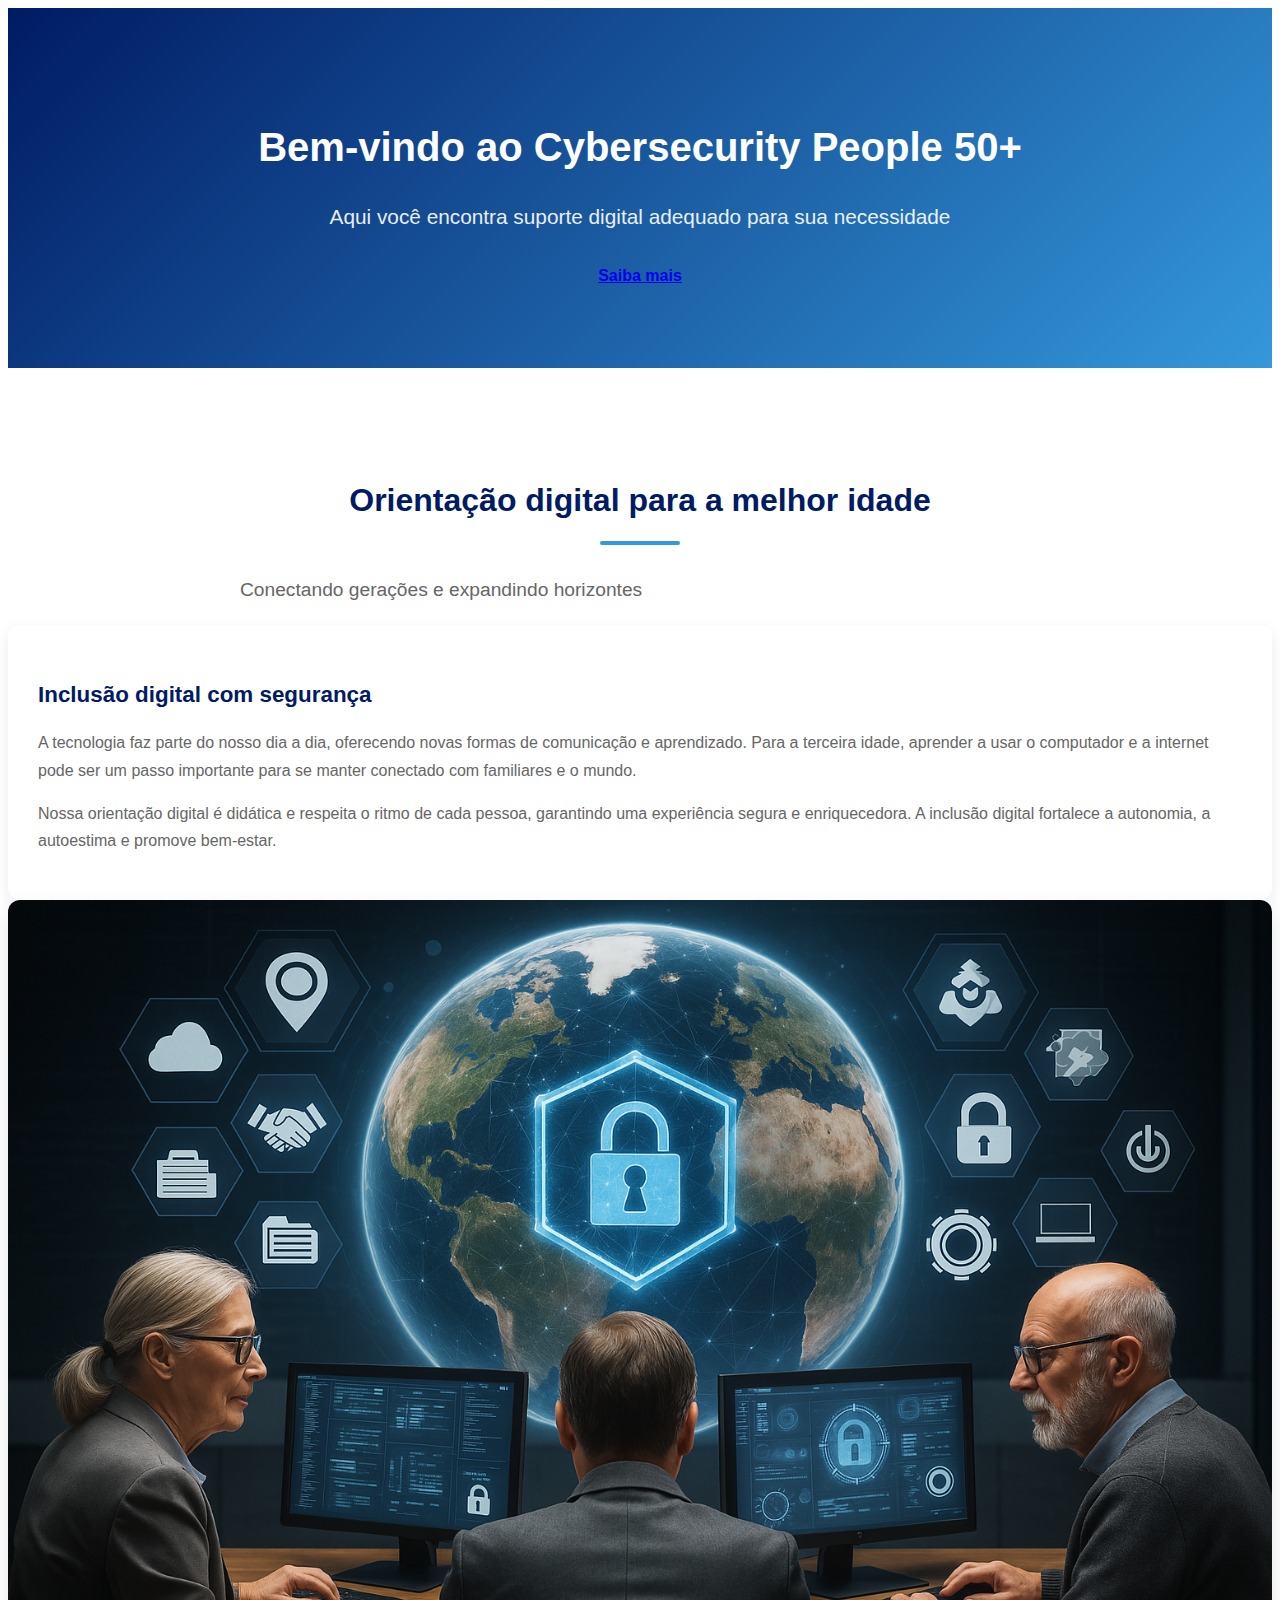
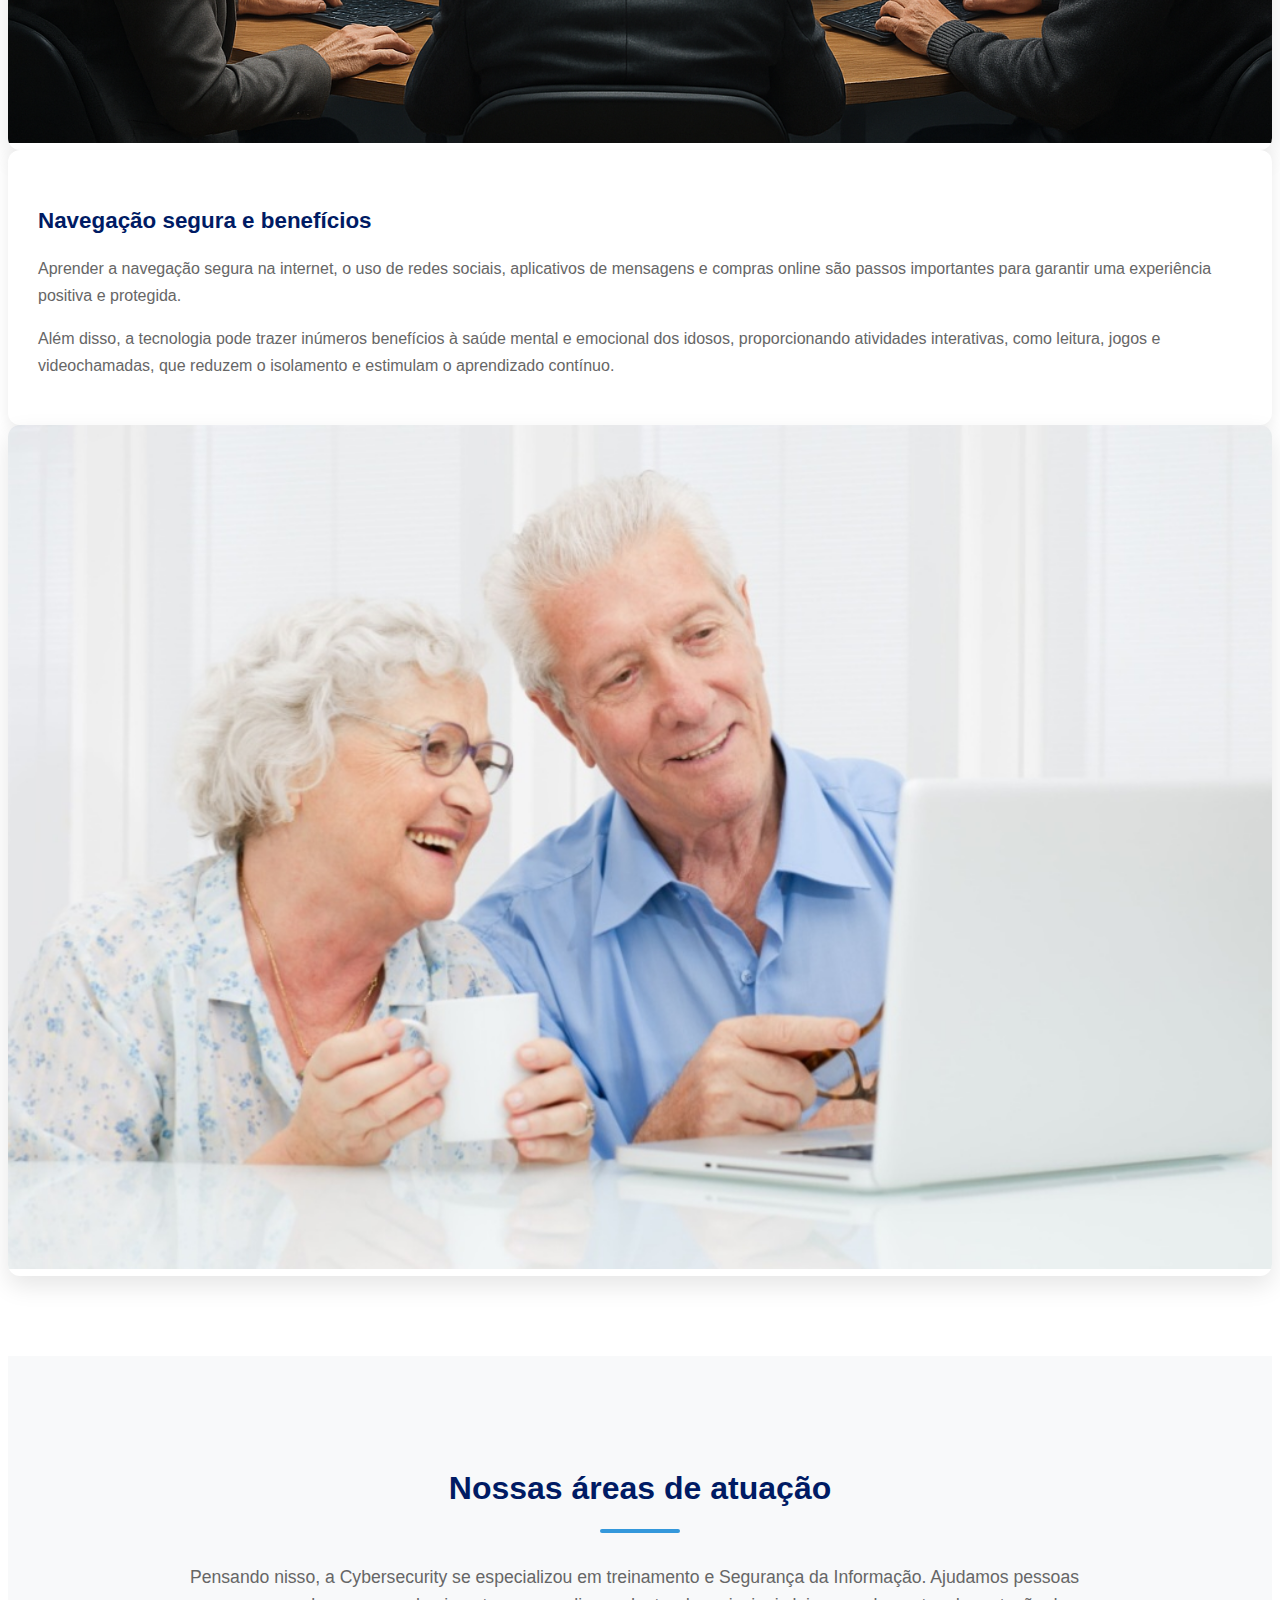
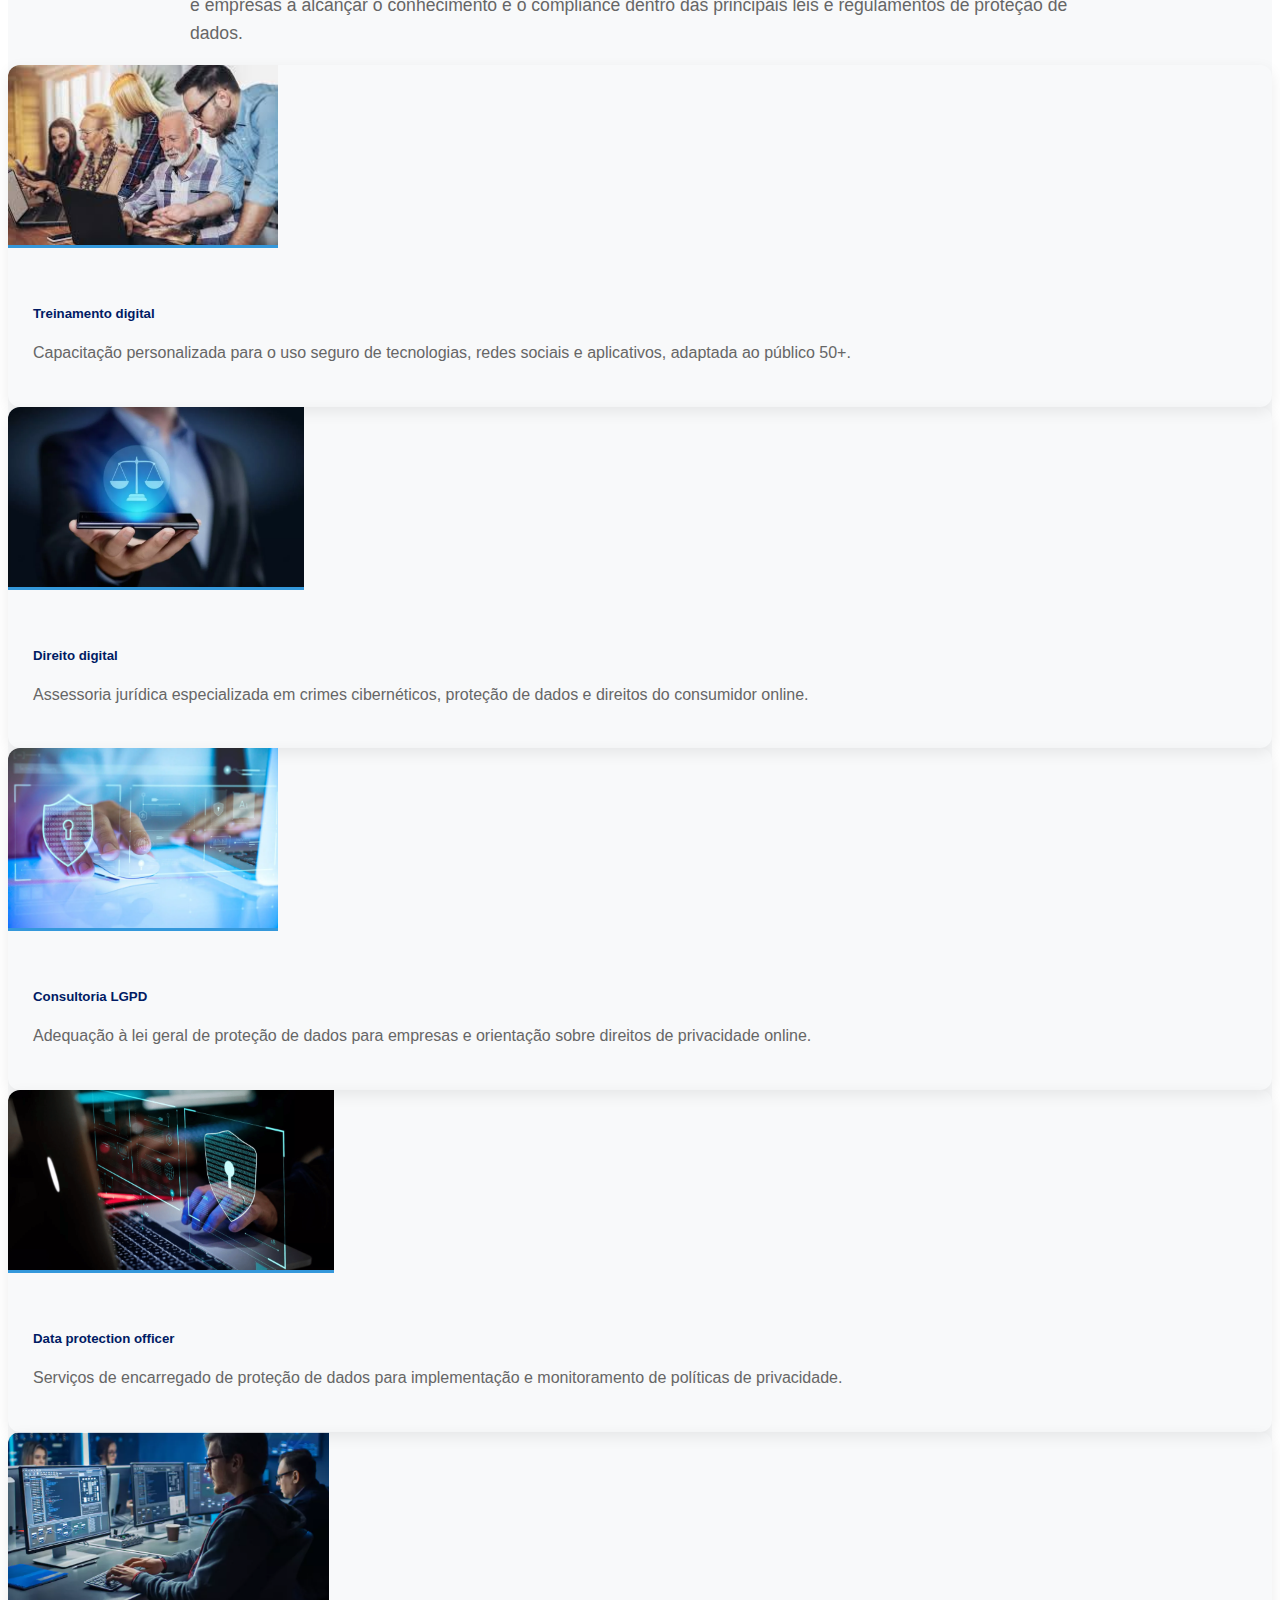
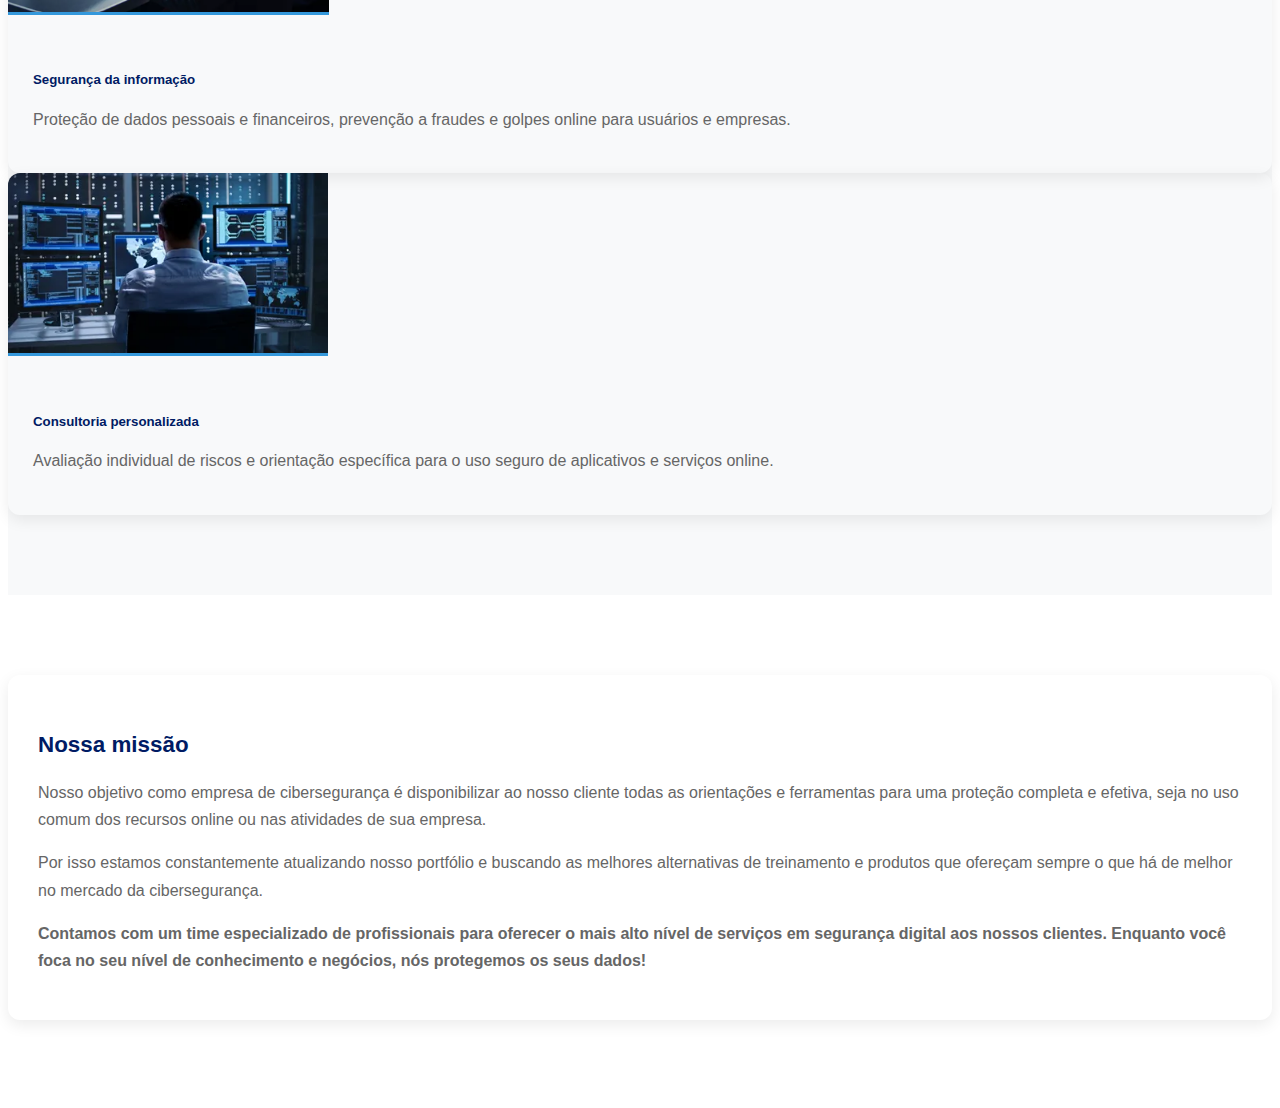
<file: home.html>
<!DOCTYPE html>
<html lang="pt-BR">
  <head>
    <meta charset="UTF-8" />
    <meta name="viewport" content="width=device-width, initial-scale=1.0" />
    <title>Pagina inicial</title>
    <link rel="stylesheet" href="css/style.css" />
  </head>
  <body>
    <div class="container-fluid p-0">
      <!-- Hero Section -->
      <section class="hero-section">
        <div class="container">
          <div class="row justify-content-center">
            <div class="col-lg-10">
              <h1 class="hero-title">Bem-vindo ao Cybersecurity People 50+</h1>
              <p class="hero-subtitle">
                Aqui você encontra suporte digital adequado para sua necessidade
              </p>
              <a
                href="#sobre"
                class="btn btn-light btn-lg px-5 py-3"
                style="font-weight: 600; border-radius: 8px"
                >Saiba mais</a
              >
            </div>
          </div>
        </div>
      </section>
      <!-- Seção Sobre -->
      <section id="sobre" class="content-section">
        <div class="container">
          <h2 class="section-title">Orientação digital para a melhor idade</h2>
          <p
            class="text-center mb-5"
            style="
              font-size: 1.2rem;
              color: #666;
              max-width: 800px;
              margin-left: auto;
              margin-right: auto;
            "
          >
            Conectando gerações e expandindo horizontes
          </p>
          <div class="row align-items-center mb-5">
            <div class="col-lg-6 mb-4 mb-lg-0">
              <div class="info-box">
                <h3>Inclusão digital com segurança</h3>
                <p>
                  A tecnologia faz parte do nosso dia a dia, oferecendo novas
                  formas de comunicação e aprendizado. Para a terceira idade,
                  aprender a usar o computador e a internet pode ser um passo
                  importante para se manter conectado com familiares e o mundo.
                </p>
                <p>
                  Nossa orientação digital é didática e respeita o ritmo de cada
                  pessoa, garantindo uma experiência segura e enriquecedora. A
                  inclusão digital fortalece a autonomia, a autoestima e promove
                  bem-estar.
                </p>
              </div>
            </div>
            <div class="col-lg-6">
              <div class="img-container">
                <img
                  src="img/img-centro.png"
                  alt="Idosos usando tecnologia"
                  class="img-fluid"
                />
              </div>
            </div>
          </div>
          <div class="row align-items-center">
            <div class="col-lg-6 order-lg-2 mb-4 mb-lg-0">
              <div class="info-box">
                <h3>Navegação segura e benefícios</h3>
                <p>
                  Aprender a navegação segura na internet, o uso de redes
                  sociais, aplicativos de mensagens e compras online são passos
                  importantes para garantir uma experiência positiva e
                  protegida.
                </p>
                <p>
                  Além disso, a tecnologia pode trazer inúmeros benefícios à
                  saúde mental e emocional dos idosos, proporcionando atividades
                  interativas, como leitura, jogos e videochamadas, que reduzem
                  o isolamento e estimulam o aprendizado contínuo.
                </p>
              </div>
            </div>
            <div class="col-lg-6 order-lg-1">
              <div class="img-container">
                <img
                  src="img/orientacao1.jpg"
                  alt="Orientação digital para idosos"
                  class="img-fluid"
                />
              </div>
            </div>
          </div>
        </div>
      </section>
      <!-- Seção Serviços -->
      <section class="content-section-alt">
        <div class="container">
          <h2 class="section-title">Nossas áreas de atuação</h2>
          <p
            class="text-center mb-5"
            style="
              font-size: 1.1rem;
              color: #666;
              max-width: 900px;
              margin-left: auto;
              margin-right: auto;
            "
          >
            Pensando nisso, a Cybersecurity se especializou em treinamento e
            Segurança da Informação. Ajudamos pessoas e empresas a alcançar o
            conhecimento e o compliance dentro das principais leis e
            regulamentos de proteção de dados.
          </p>

          <div class="row">
            <div class="col-md-6 col-lg-4 mb-4">
              <div class="service-card">
                <img
                  src="img/treinamento.jpeg"
                  class="card-img-top"
                  alt="Treinamento Digital"
                />
                <div class="card-body">
                  <h5 class="card-title">Treinamento digital</h5>
                  <p class="card-text">
                    Capacitação personalizada para o uso seguro de tecnologias,
                    redes sociais e aplicativos, adaptada ao público 50+.
                  </p>
                </div>
              </div>
            </div>
            <div class="col-md-6 col-lg-4 mb-4">
              <div class="service-card">
                <img
                  src="img/direito.png"
                  class="card-img-top"
                  alt="Direito Digital"
                />
                <div class="card-body">
                  <h5 class="card-title">Direito digital</h5>
                  <p class="card-text">
                    Assessoria jurídica especializada em crimes cibernéticos,
                    proteção de dados e direitos do consumidor online.
                  </p>
                </div>
              </div>
            </div>
            <div class="col-md-6 col-lg-4 mb-4">
              <div class="service-card">
                <img
                  src="img/lgpd.png"
                  class="card-img-top"
                  alt="Consultoria LGPD"
                />
                <div class="card-body">
                  <h5 class="card-title">Consultoria LGPD</h5>
                  <p class="card-text">
                    Adequação à lei geral de proteção de dados para empresas e
                    orientação sobre direitos de privacidade online.
                  </p>
                </div>
              </div>
            </div>
            <div class="col-md-6 col-lg-4 mb-4">
              <div class="service-card">
                <img
                  src="img/certif_dpo.png"
                  class="card-img-top"
                  alt="Data Protection Officer"
                />
                <div class="card-body">
                  <h5 class="card-title">Data protection officer</h5>
                  <p class="card-text">
                    Serviços de encarregado de proteção de dados para
                    implementação e monitoramento de políticas de privacidade.
                  </p>
                </div>
              </div>
            </div>
            <div class="col-md-6 col-lg-4 mb-4">
              <div class="service-card">
                <img
                  src="img/profissional.png"
                  class="card-img-top"
                  alt="Segurança da Informação"
                />
                <div class="card-body">
                  <h5 class="card-title">Segurança da informação</h5>
                  <p class="card-text">
                    Proteção de dados pessoais e financeiros, prevenção a
                    fraudes e golpes online para usuários e empresas.
                  </p>
                </div>
              </div>
            </div>
            <div class="col-md-6 col-lg-4 mb-4">
              <div class="service-card">
                <img
                  src="img/consultoria2.webp"
                  class="card-img-top"
                  alt="Consultoria Personalizada"
                />
                <div class="card-body">
                  <h5 class="card-title">Consultoria personalizada</h5>
                  <p class="card-text">
                    Avaliação individual de riscos e orientação específica para
                    o uso seguro de aplicativos e serviços online.
                  </p>
                </div>
              </div>
            </div>
          </div>
        </div>
      </section>
      <!-- Seção Final -->
      <section class="content-section">
        <div class="container">
          <div class="row justify-content-center">
            <div class="col-lg-10">
              <div class="info-box text-center">
                <h3>Nossa missão</h3>
                <p>
                  Nosso objetivo como empresa de cibersegurança é disponibilizar
                  ao nosso cliente todas as orientações e ferramentas para uma
                  proteção completa e efetiva, seja no uso comum dos recursos
                  online ou nas atividades de sua empresa.
                </p>
                <p>
                  Por isso estamos constantemente atualizando nosso portfólio e
                  buscando as melhores alternativas de treinamento e produtos
                  que ofereçam sempre o que há de melhor no mercado da
                  cibersegurança.
                </p>
                <p class="mt-4">
                  <strong
                    >Contamos com um time especializado de profissionais para
                    oferecer o mais alto nível de serviços em segurança digital
                    aos nossos clientes. Enquanto você foca no seu nível de
                    conhecimento e negócios, nós protegemos os seus
                    dados!</strong
                  >
                </p>
              </div>
            </div>
          </div>
        </div>
      </section>
    </div>
  </body>
</html>
</file>
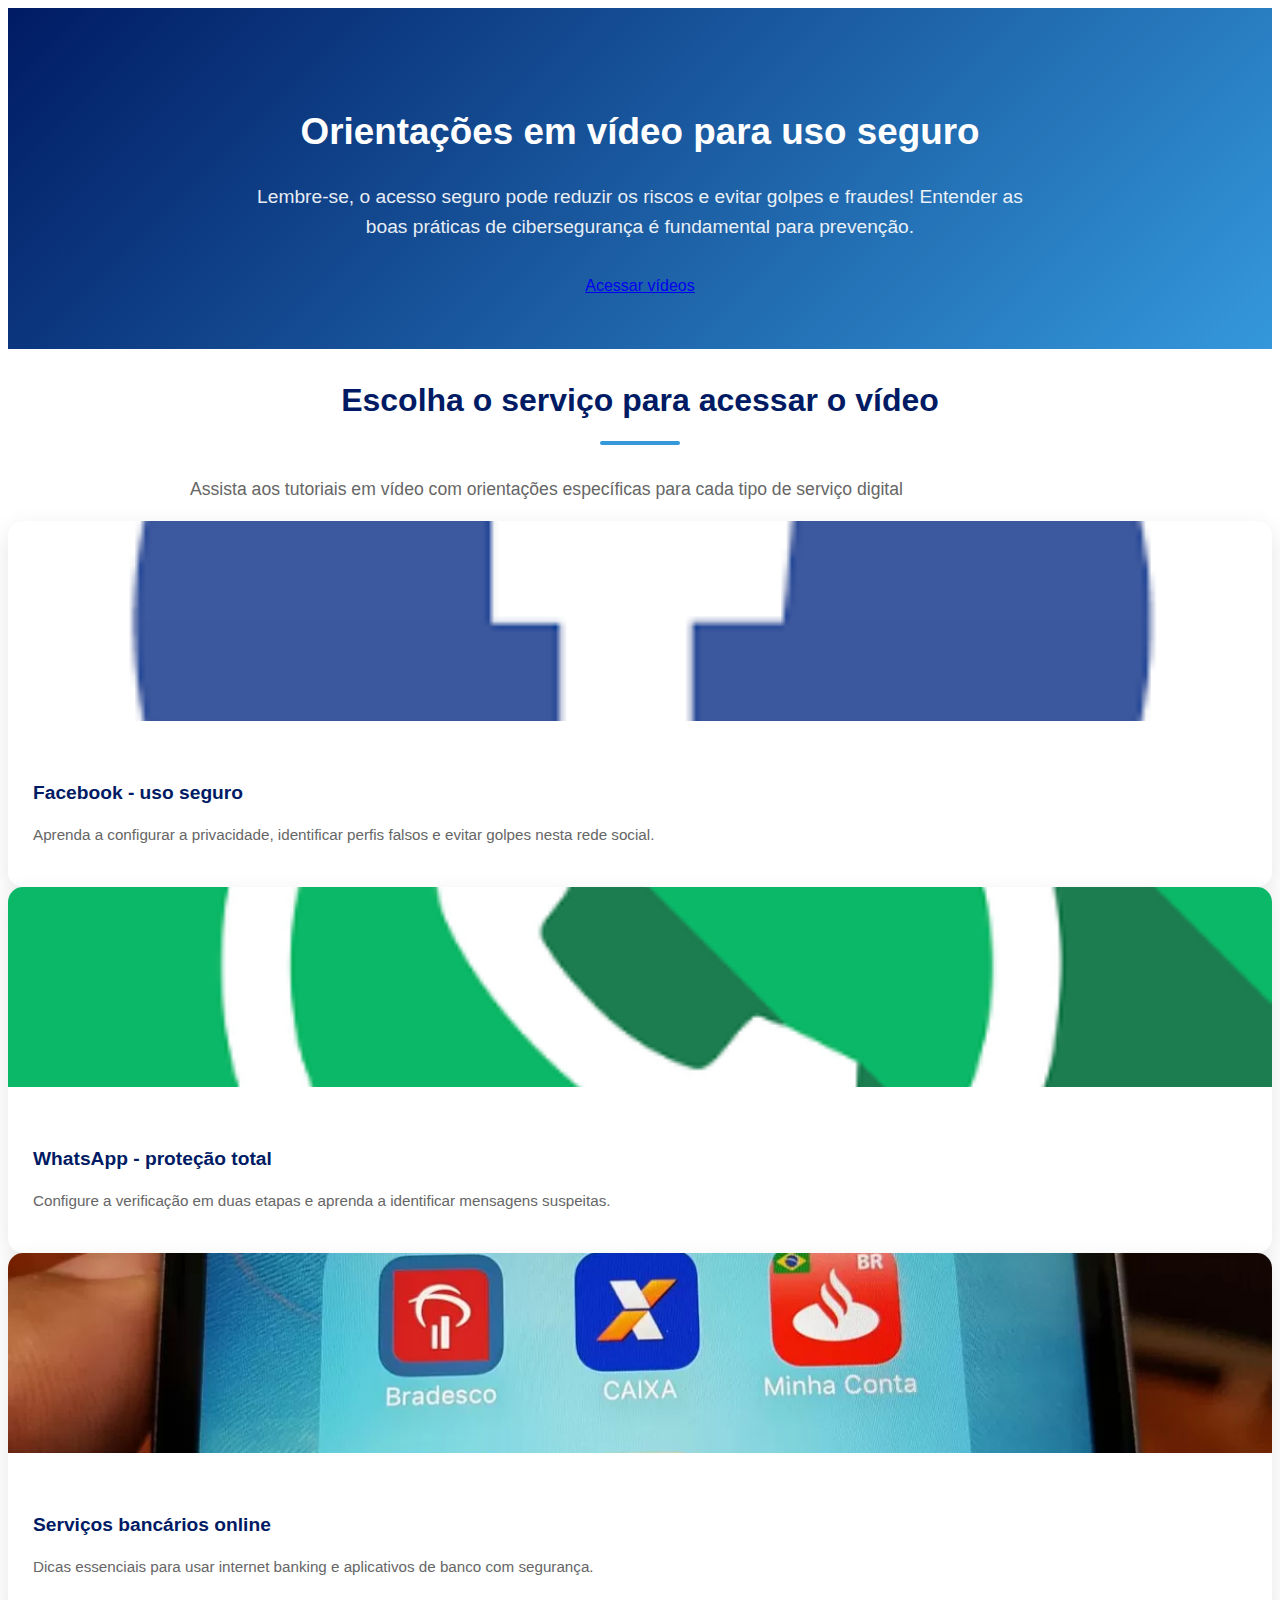
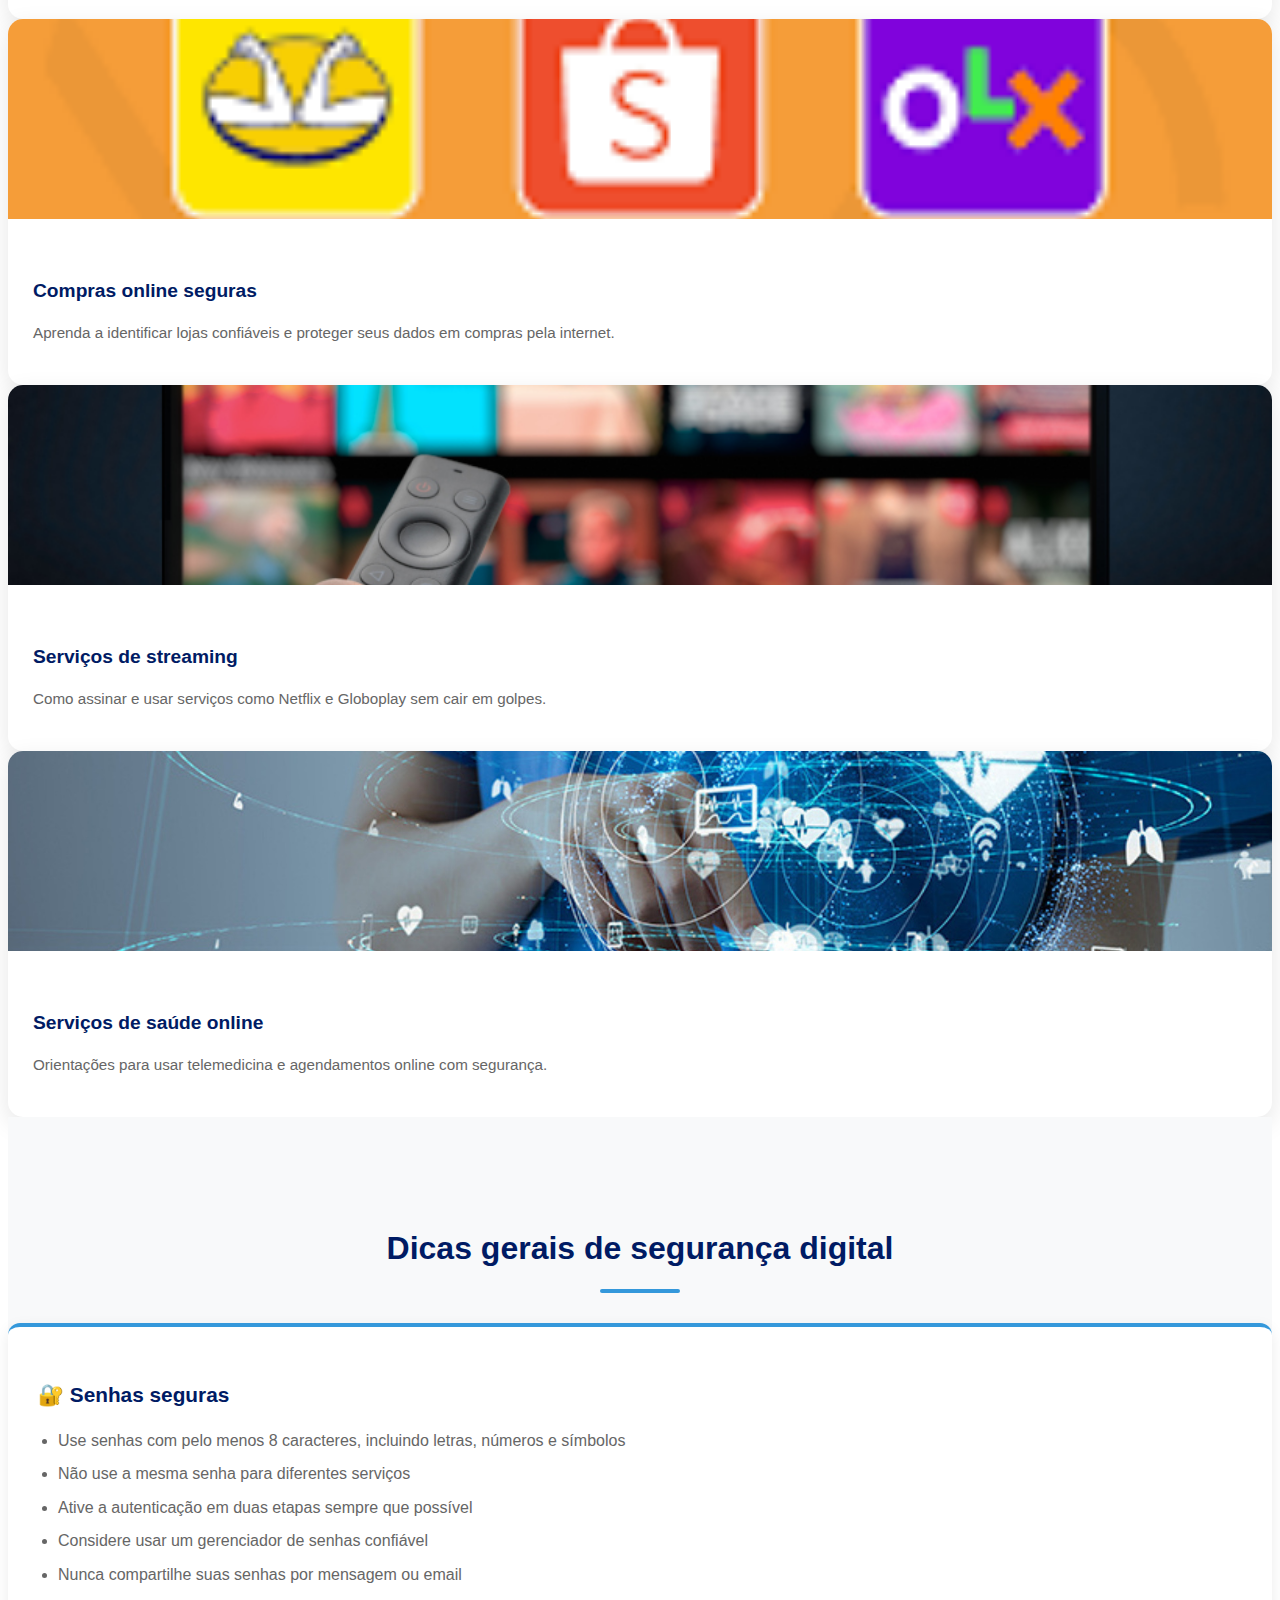
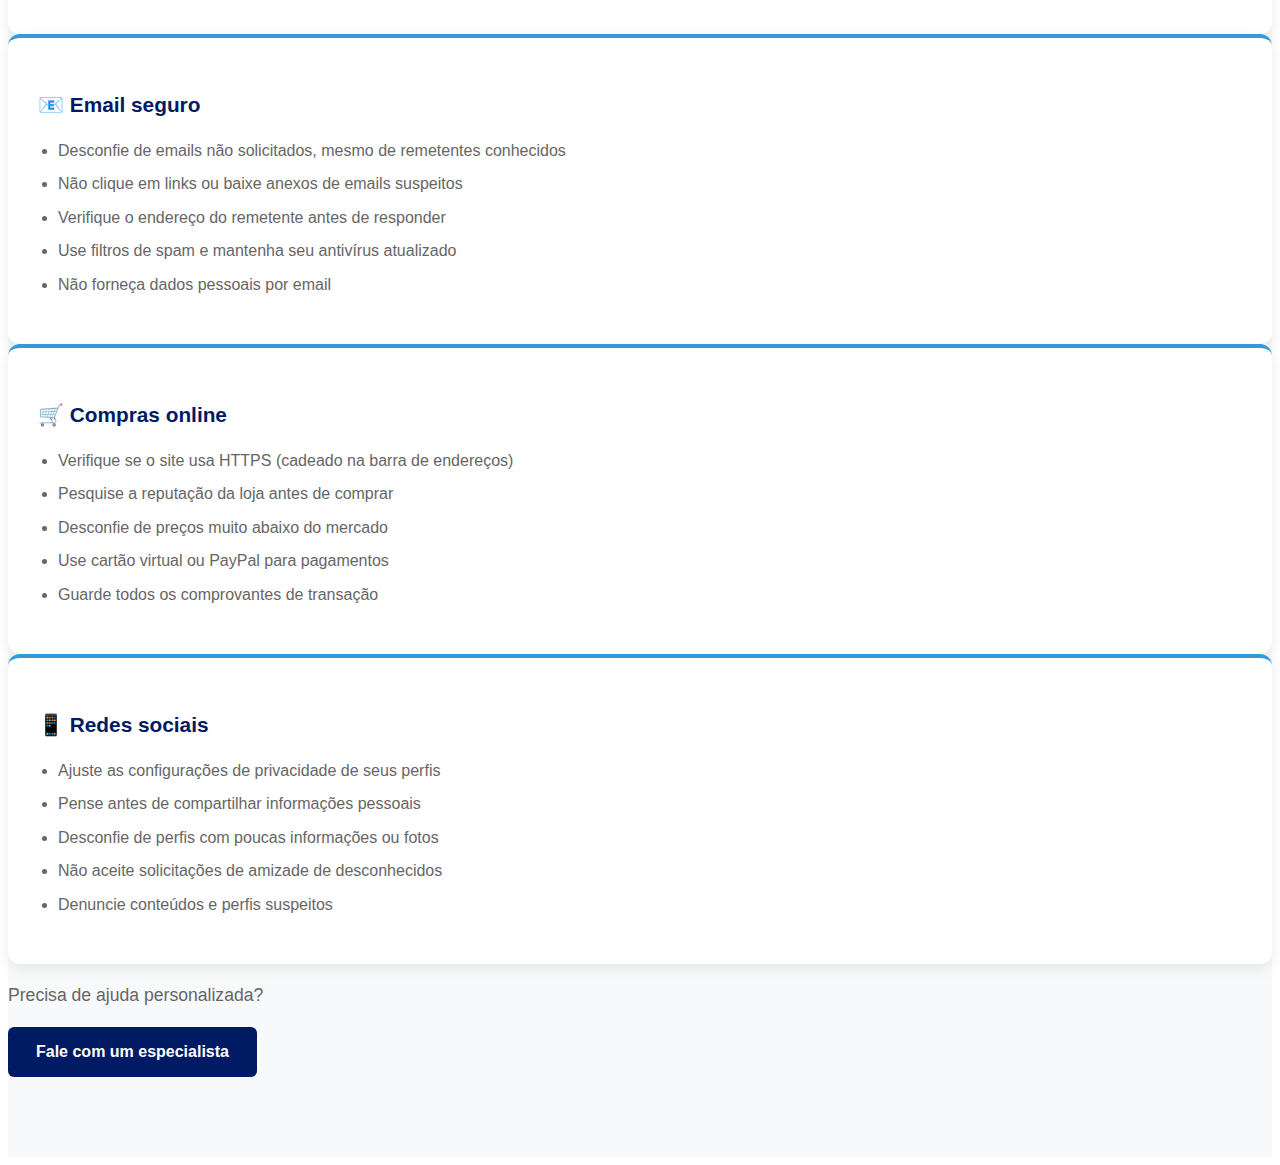
<file: informacao.html>
<!DOCTYPE html>
<html lang="pt-BR">
  <head>
    <meta charset="UTF-8" />
    <meta name="viewport" content="width=device-width, initial-scale=1.0" />
    <title>Informação digital</title>
    <link rel="stylesheet" href="css/style.css" />
  </head>
  <body>
    <div class="container-fluid p-0">
      <!-- Hero Section -->
      <section class="page-hero">
        <div class="container">
          <h1>Orientações em vídeo para uso seguro</h1>
          <p>
            Lembre-se, o acesso seguro pode reduzir os riscos e evitar golpes e
            fraudes! Entender as boas práticas de cibersegurança é fundamental
            para prevenção.
          </p>
          <a href="#videos" class="btn btn-light btn-lg px-4">Acessar vídeos</a>
        </div>
      </section>

      <!-- Seção de Vídeos -->
      <section id="videos" class="info-section">
        <div class="container">
          <h2 class="section-title">Escolha o serviço para acessar o vídeo</h2>
          <p
            class="text-center mb-5"
            style="
              font-size: 1.1rem;
              color: #666;
              max-width: 900px;
              margin-left: auto;
              margin-right: auto;
            "
          >
            Assista aos tutoriais em vídeo com orientações específicas para cada
            tipo de serviço digital
          </p>

          <div class="row">
            <!-- Vídeo 1 -->
            <div class="col-md-6 col-lg-4 mb-4">
              <a
                href="https://www.youtube.com/watch?v=6oEu_jqRBFs"
                target="_blank"
                class="video-link"
              >
                <div class="service-video-card">
                  <div class="video-thumbnail">
                    <img src="img/face2.png" alt="Facebook" />
                    <div class="play-overlay">
                      <div class="play-icon">▶</div>
                    </div>
                  </div>
                  <div class="card-body">
                    <h5 class="card-title">Facebook - uso seguro</h5>
                    <p class="card-text">
                      Aprenda a configurar a privacidade, identificar perfis
                      falsos e evitar golpes nesta rede social.
                    </p>
                  </div>
                </div>
              </a>
            </div>
            <!-- Vídeo 2 -->
            <div class="col-md-6 col-lg-4 mb-4">
              <a
                href="https://www.youtube.com/watch?v=vVIXAQKpvGM"
                target="_blank"
                class="video-link"
              >
                <div class="service-video-card">
                  <div class="video-thumbnail">
                    <img src="img/whats.png" alt="WhatsApp" />
                    <div class="play-overlay">
                      <div class="play-icon">▶</div>
                    </div>
                  </div>
                  <div class="card-body">
                    <h5 class="card-title">WhatsApp - proteção total</h5>
                    <p class="card-text">
                      Configure a verificação em duas etapas e aprenda a
                      identificar mensagens suspeitas.
                    </p>
                  </div>
                </div>
              </a>
            </div>
            <!-- Vídeo 3 -->
            <div class="col-md-6 col-lg-4 mb-4">
              <a
                href="https://www.youtube.com/watch?v=v6xCbFN-O2w"
                target="_blank"
                class="video-link"
              >
                <div class="service-video-card">
                  <div class="video-thumbnail">
                    <img src="img/bancarios.webp" alt="Serviços Bancários" />
                    <div class="play-overlay">
                      <div class="play-icon">▶</div>
                    </div>
                  </div>
                  <div class="card-body">
                    <h5 class="card-title">Serviços bancários online</h5>
                    <p class="card-text">
                      Dicas essenciais para usar internet banking e aplicativos
                      de banco com segurança.
                    </p>
                  </div>
                </div>
              </a>
            </div>
            <!-- Vídeo 4 -->
            <div class="col-md-6 col-lg-4 mb-4">
              <a
                href="https://www.youtube.com/watch?v=og3Bkq2V7rg"
                target="_blank"
                class="video-link"
              >
                <div class="service-video-card">
                  <div class="video-thumbnail">
                    <img src="img/compras2.png" alt="Compras Online" />
                    <div class="play-overlay">
                      <div class="play-icon">▶</div>
                    </div>
                  </div>
                  <div class="card-body">
                    <h5 class="card-title">Compras online seguras</h5>
                    <p class="card-text">
                      Aprenda a identificar lojas confiáveis e proteger seus
                      dados em compras pela internet.
                    </p>
                  </div>
                </div>
              </a>
            </div>
            <!-- Vídeo 5 -->
            <div class="col-md-6 col-lg-4 mb-4">
              <a
                href="https://www.youtube.com/watch?v=hnJSBf4vfXo"
                target="_blank"
                class="video-link"
              >
                <div class="service-video-card">
                  <div class="video-thumbnail">
                    <img src="img/streaming.jpg" alt="Streaming" />
                    <div class="play-overlay">
                      <div class="play-icon">▶</div>
                    </div>
                  </div>
                  <div class="card-body">
                    <h5 class="card-title">Serviços de streaming</h5>
                    <p class="card-text">
                      Como assinar e usar serviços como Netflix e Globoplay sem
                      cair em golpes.
                    </p>
                  </div>
                </div>
              </a>
            </div>
            <!-- Vídeo 6 -->
            <div class="col-md-6 col-lg-4 mb-4">
              <a
                href="https://www.youtube.com/watch?v=DdUB0IMmoIQ"
                target="_blank"
                class="video-link"
              >
                <div class="service-video-card">
                  <div class="video-thumbnail">
                    <img src="img/saude3.jpg" alt="Saúde Online" />
                    <div class="play-overlay">
                      <div class="play-icon">▶</div>
                    </div>
                  </div>
                  <div class="card-body">
                    <h5 class="card-title">Serviços de saúde online</h5>
                    <p class="card-text">
                      Orientações para usar telemedicina e agendamentos online
                      com segurança.
                    </p>
                  </div>
                </div>
              </a>
            </div>
          </div>
        </div>
      </section>
      <!-- Seção de Dicas -->
      <section class="tips-section">
        <div class="container">
          <h2 class="section-title">Dicas gerais de segurança digital</h2>

          <div class="row">
            <div class="col-lg-6 mb-4">
              <div class="tip-card">
                <h3>🔐 Senhas seguras</h3>
                <ul>
                  <li>
                    Use senhas com pelo menos 8 caracteres, incluindo letras,
                    números e símbolos
                  </li>
                  <li>Não use a mesma senha para diferentes serviços</li>
                  <li>
                    Ative a autenticação em duas etapas sempre que possível
                  </li>
                  <li>Considere usar um gerenciador de senhas confiável</li>
                  <li>Nunca compartilhe suas senhas por mensagem ou email</li>
                </ul>
              </div>
            </div>
            <div class="col-lg-6 mb-4">
              <div class="tip-card">
                <h3>📧 Email seguro</h3>
                <ul>
                  <li>
                    Desconfie de emails não solicitados, mesmo de remetentes
                    conhecidos
                  </li>
                  <li>
                    Não clique em links ou baixe anexos de emails suspeitos
                  </li>
                  <li>Verifique o endereço do remetente antes de responder</li>
                  <li>
                    Use filtros de spam e mantenha seu antivírus atualizado
                  </li>
                  <li>Não forneça dados pessoais por email</li>
                </ul>
              </div>
            </div>
            <div class="col-lg-6 mb-4">
              <div class="tip-card">
                <h3>🛒 Compras online</h3>
                <ul>
                  <li>
                    Verifique se o site usa HTTPS (cadeado na barra de
                    endereços)
                  </li>
                  <li>Pesquise a reputação da loja antes de comprar</li>
                  <li>Desconfie de preços muito abaixo do mercado</li>
                  <li>Use cartão virtual ou PayPal para pagamentos</li>
                  <li>Guarde todos os comprovantes de transação</li>
                </ul>
              </div>
            </div>
            <div class="col-lg-6 mb-4">
              <div class="tip-card">
                <h3>📱 Redes sociais</h3>
                <ul>
                  <li>Ajuste as configurações de privacidade de seus perfis</li>
                  <li>Pense antes de compartilhar informações pessoais</li>
                  <li>Desconfie de perfis com poucas informações ou fotos</li>
                  <li>Não aceite solicitações de amizade de desconhecidos</li>
                  <li>Denuncie conteúdos e perfis suspeitos</li>
                </ul>
              </div>
            </div>
          </div>
          <div class="text-center mt-4">
            <p class="mb-3" style="font-size: 1.1rem; color: #666">
              Precisa de ajuda personalizada?
            </p>
            <a
              href="javascript:void(0)"
              onclick="Carregar('form_contato.html')"
              class="btn-custom-primary"
              >Fale com um especialista</a
            >
          </div>
        </div>
      </section>
    </div>
  </body>
</html>
</file>
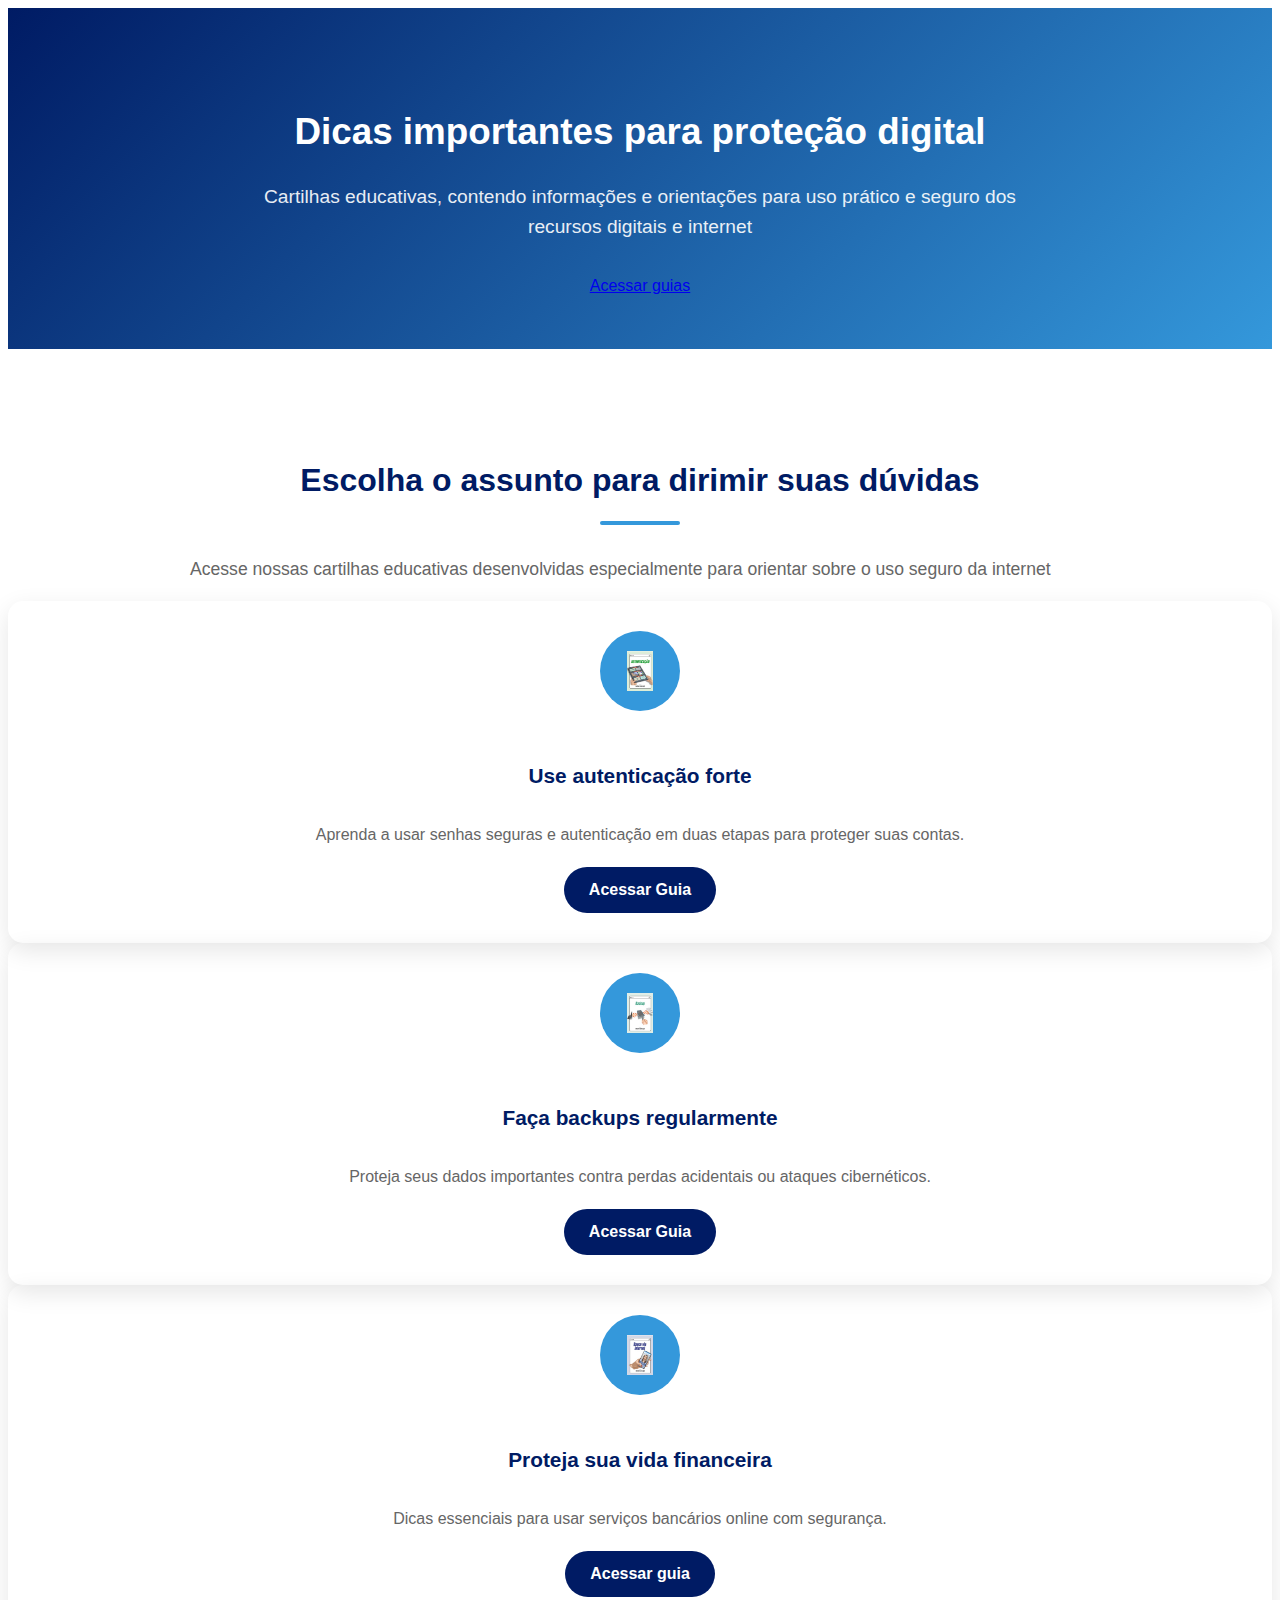
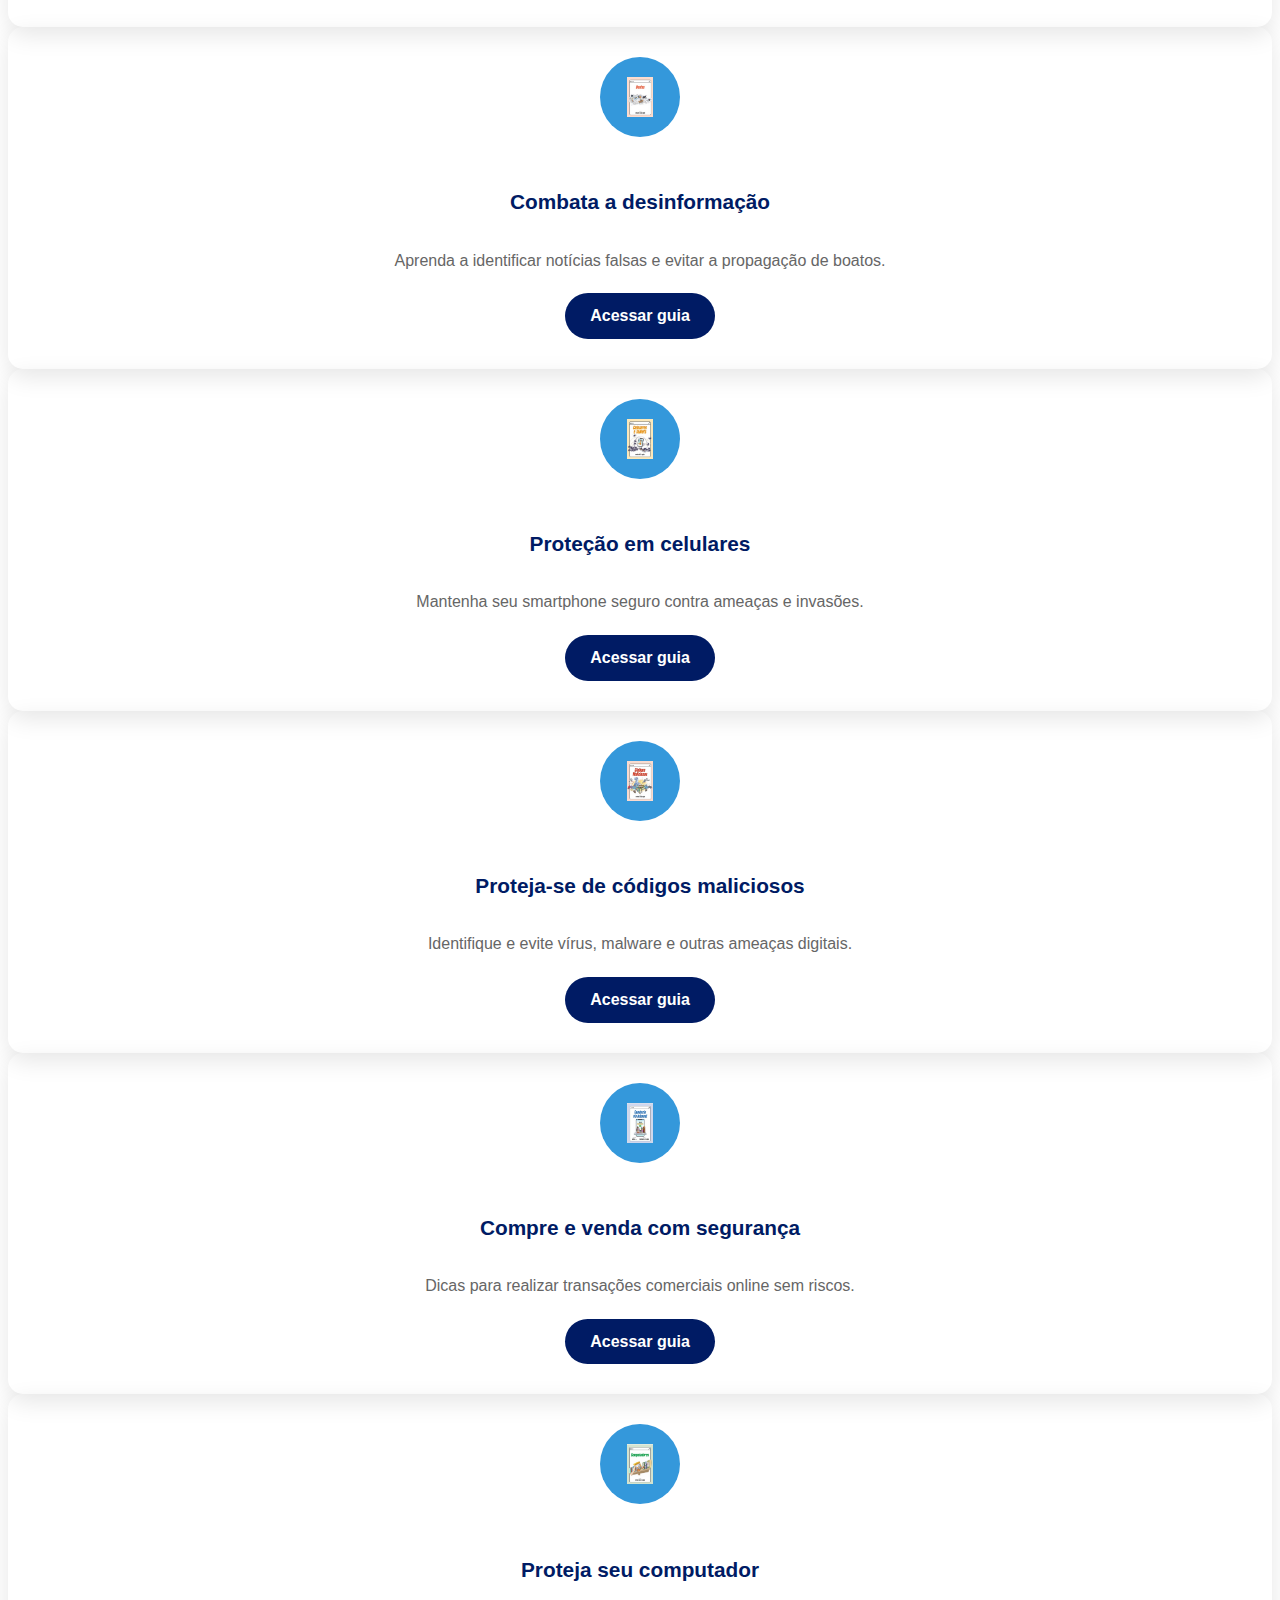
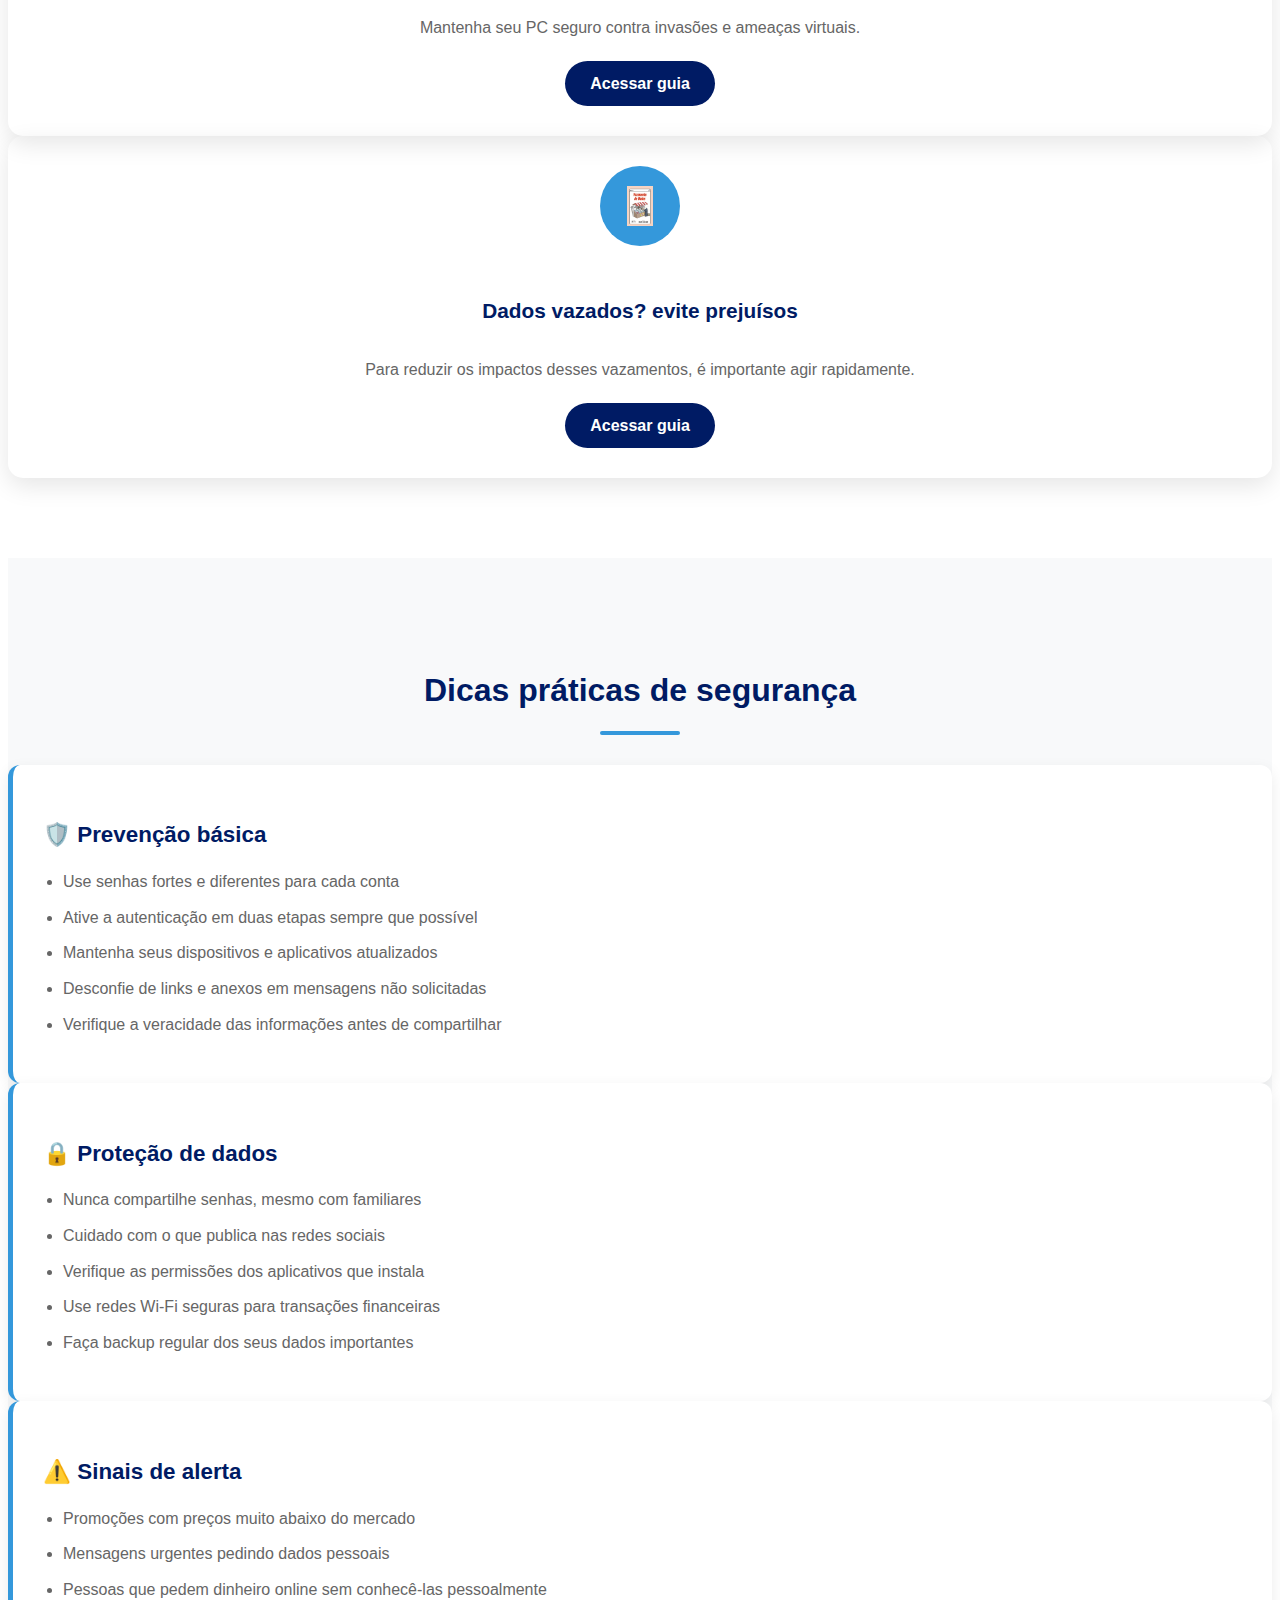
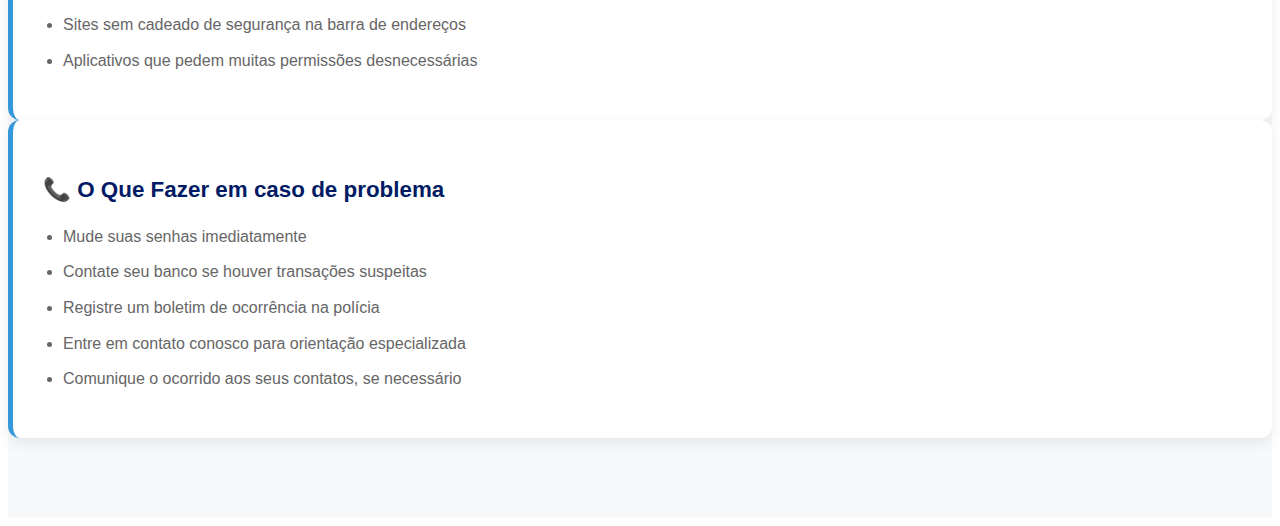
<file: protecao.html>
<!DOCTYPE html>
<html lang="pt-BR">
  <head>
    <meta charset="UTF-8" />
    <meta name="viewport" content="width=device-width, initial-scale=1.0" />
    <title>Proteção contra crimes cibernéticos</title>
    <link rel="stylesheet" href="css/style.css" />
  </head>
  <body>
    <div class="container-fluid p-0">
      <!-- Hero Section -->
      <section class="page-hero">
        <div class="container">
          <h1>Dicas importantes para proteção digital</h1>
          <p>
            Cartilhas educativas, contendo informações e orientações para uso
            prático e seguro dos recursos digitais e internet
          </p>
          <a href="#guias" class="btn btn-light btn-lg px-4">Acessar guias</a>
        </div>
      </section>

      <!-- Seção de Guias -->
      <section id="guias" class="protection-section">
        <div class="container">
          <h2 class="section-title">
            Escolha o assunto para dirimir suas dúvidas
          </h2>
          <p
            class="text-center mb-5"
            style="
              font-size: 1.1rem;
              color: #666;
              max-width: 900px;
              margin-left: auto;
              margin-right: auto;
            "
          >
            Acesse nossas cartilhas educativas desenvolvidas especialmente para
            orientar sobre o uso seguro da internet
          </p>
          <div class="row">
            <!-- Guia 1 -->
            <div class="col-md-6 col-lg-4 mb-4">
              <div class="guide-card">
                <div class="card-body">
                  <div class="guide-icon">
                    <img src="img/autenticacao.png" alt="Autenticação" />
                  </div>
                  <h5 class="card-title">Use autenticação forte</h5>
                  <p class="card-text">
                    Aprenda a usar senhas seguras e autenticação em duas etapas
                    para proteger suas contas.
                  </p>
                  <a
                    href="https://cartilha.cert.br/fasciculos/autenticacao/fasciculo-autenticacao.pdf"
                    target="_blank"
                    class="guide-link"
                    >Acessar Guia</a
                  >
                </div>
              </div>
            </div>
            <!-- Guia 2 -->
            <div class="col-md-6 col-lg-4 mb-4">
              <div class="guide-card">
                <div class="card-body">
                  <div class="guide-icon">
                    <img src="img/backup.png" alt="Backup" />
                  </div>
                  <h5 class="card-title">Faça backups regularmente</h5>
                  <p class="card-text">
                    Proteja seus dados importantes contra perdas acidentais ou
                    ataques cibernéticos.
                  </p>
                  <a
                    href="https://cartilha.cert.br/fasciculos/backup/fasciculo-backup.pdf"
                    target="_blank"
                    class="guide-link"
                    >Acessar Guia</a
                  >
                </div>
              </div>
            </div>
            <!-- Guia 3 -->
            <div class="col-md-6 col-lg-4 mb-4">
              <div class="guide-card">
                <div class="card-body">
                  <div class="guide-icon">
                    <img src="img/banco_via.png" alt="Banco Online" />
                  </div>
                  <h5 class="card-title">Proteja sua vida financeira</h5>
                  <p class="card-text">
                    Dicas essenciais para usar serviços bancários online com
                    segurança.
                  </p>
                  <a
                    href="https://cartilha.cert.br/fasciculos/banco-via-internet/fasciculo-banco-via-internet.pdf"
                    target="_blank"
                    class="guide-link"
                    >Acessar guia</a
                  >
                </div>
              </div>
            </div>
            <!-- Guia 4 -->
            <div class="col-md-6 col-lg-4 mb-4">
              <div class="guide-card">
                <div class="card-body">
                  <div class="guide-icon">
                    <img src="img/boatos.png" alt="Boatos" />
                  </div>
                  <h5 class="card-title">Combata a desinformação</h5>
                  <p class="card-text">
                    Aprenda a identificar notícias falsas e evitar a propagação
                    de boatos.
                  </p>
                  <a
                    href="https://cartilha.cert.br/fasciculos/boatos/fasciculo-boatos.pdf"
                    target="_blank"
                    class="guide-link"
                    >Acessar guia</a
                  >
                </div>
              </div>
            </div>
            <!-- Guia 5 -->
            <div class="col-md-6 col-lg-4 mb-4">
              <div class="guide-card">
                <div class="card-body">
                  <div class="guide-icon">
                    <img src="img/celulares.png" alt="Celulares" />
                  </div>
                  <h5 class="card-title">Proteção em celulares</h5>
                  <p class="card-text">
                    Mantenha seu smartphone seguro contra ameaças e invasões.
                  </p>
                  <a
                    href="https://cartilha.cert.br/fasciculos/celulares-e-tablets/fasciculo-celulares-e-tablets.pdf"
                    target="_blank"
                    class="guide-link"
                    >Acessar guia</a
                  >
                </div>
              </div>
            </div>
            <!-- Guia 6 -->
            <div class="col-md-6 col-lg-4 mb-4">
              <div class="guide-card">
                <div class="card-body">
                  <div class="guide-icon">
                    <img src="img/codigos_mal.png" alt="Códigos Maliciosos" />
                  </div>
                  <h5 class="card-title">Proteja-se de códigos maliciosos</h5>
                  <p class="card-text">
                    Identifique e evite vírus, malware e outras ameaças
                    digitais.
                  </p>
                  <a
                    href="https://cartilha.cert.br/fasciculos/codigos-maliciosos/fasciculo-codigos-maliciosos.pdf"
                    target="_blank"
                    class="guide-link"
                    >Acessar guia</a
                  >
                </div>
              </div>
            </div>
            <!-- Guia 7 -->
            <div class="col-md-6 col-lg-4 mb-4">
              <div class="guide-card">
                <div class="card-body">
                  <div class="guide-icon">
                    <img src="img/comercio.png" alt="Comércio Online" />
                  </div>
                  <h5 class="card-title">Compre e venda com segurança</h5>
                  <p class="card-text">
                    Dicas para realizar transações comerciais online sem riscos.
                  </p>
                  <a
                    href="https://cartilha.cert.br/fasciculos/comercio-via-internet/fasciculo-comercio-via-internet.pdf"
                    target="_blank"
                    class="guide-link"
                    >Acessar guia</a
                  >
                </div>
              </div>
            </div>
            <!-- Guia 8 -->
            <div class="col-md-6 col-lg-4 mb-4">
              <div class="guide-card">
                <div class="card-body">
                  <div class="guide-icon">
                    <img src="img/computadores.png" alt="Computadores" />
                  </div>
                  <h5 class="card-title">Proteja seu computador</h5>
                  <p class="card-text">
                    Mantenha seu PC seguro contra invasões e ameaças virtuais.
                  </p>
                  <a
                    href="https://cartilha.cert.br/fasciculos/computadores/fasciculo-computadores.pdf"
                    target="_blank"
                    class="guide-link"
                    >Acessar guia</a
                  >
                </div>
              </div>
            </div>
            <!-- Guia 9 -->
            <div class="col-md-6 col-lg-4 mb-4">
              <div class="guide-card">
                <div class="card-body">
                  <div class="guide-icon">
                    <img
                      src="img/vazamento_dados.png"
                      alt="Vazamento de dados"
                    />
                  </div>
                  <h5 class="card-title">Dados vazados? evite prejuísos</h5>
                  <p class="card-text">
                    Para reduzir os impactos desses vazamentos, é importante
                    agir rapidamente.
                  </p>
                  <a
                    href="https://cartilha.cert.br/fasciculos/vazamento-de-dados/fasciculo-vazamento-de-dados.pdf"
                    target="_blank"
                    class="guide-link"
                    >Acessar guia</a
                  >
                </div>
              </div>
            </div>
          </div>
        </div>
      </section>
      <!-- Seção de Dicas -->
      <section class="tip-section">
        <div class="container">
          <h2 class="section-title">Dicas práticas de segurança</h2>
          <div class="row">
            <div class="col-lg-6 mb-4">
              <div class="tip-box">
                <h3>🛡️ Prevenção básica</h3>
                <ul>
                  <li>Use senhas fortes e diferentes para cada conta</li>
                  <li>
                    Ative a autenticação em duas etapas sempre que possível
                  </li>
                  <li>Mantenha seus dispositivos e aplicativos atualizados</li>
                  <li>
                    Desconfie de links e anexos em mensagens não solicitadas
                  </li>
                  <li>
                    Verifique a veracidade das informações antes de compartilhar
                  </li>
                </ul>
              </div>
            </div>
            <div class="col-lg-6 mb-4">
              <div class="tip-box">
                <h3>🔒 Proteção de dados</h3>
                <ul>
                  <li>Nunca compartilhe senhas, mesmo com familiares</li>
                  <li>Cuidado com o que publica nas redes sociais</li>
                  <li>Verifique as permissões dos aplicativos que instala</li>
                  <li>Use redes Wi-Fi seguras para transações financeiras</li>
                  <li>Faça backup regular dos seus dados importantes</li>
                </ul>
              </div>
            </div>
            <div class="col-lg-6 mb-4">
              <div class="tip-box">
                <h3>⚠️ Sinais de alerta</h3>
                <ul>
                  <li>Promoções com preços muito abaixo do mercado</li>
                  <li>Mensagens urgentes pedindo dados pessoais</li>
                  <li>
                    Pessoas que pedem dinheiro online sem conhecê-las
                    pessoalmente
                  </li>
                  <li>Sites sem cadeado de segurança na barra de endereços</li>
                  <li>
                    Aplicativos que pedem muitas permissões desnecessárias
                  </li>
                </ul>
              </div>
            </div>
            <div class="col-lg-6 mb-4">
              <div class="tip-box">
                <h3>📞 O Que Fazer em caso de problema</h3>
                <ul>
                  <li>Mude suas senhas imediatamente</li>
                  <li>Contate seu banco se houver transações suspeitas</li>
                  <li>Registre um boletim de ocorrência na polícia</li>
                  <li>
                    Entre em contato conosco para orientação especializada
                  </li>
                  <li>Comunique o ocorrido aos seus contatos, se necessário</li>
                </ul>
              </div>
            </div>
          </div>
        </div>
      </section>
    </div>
  </body>
</html>
</file>
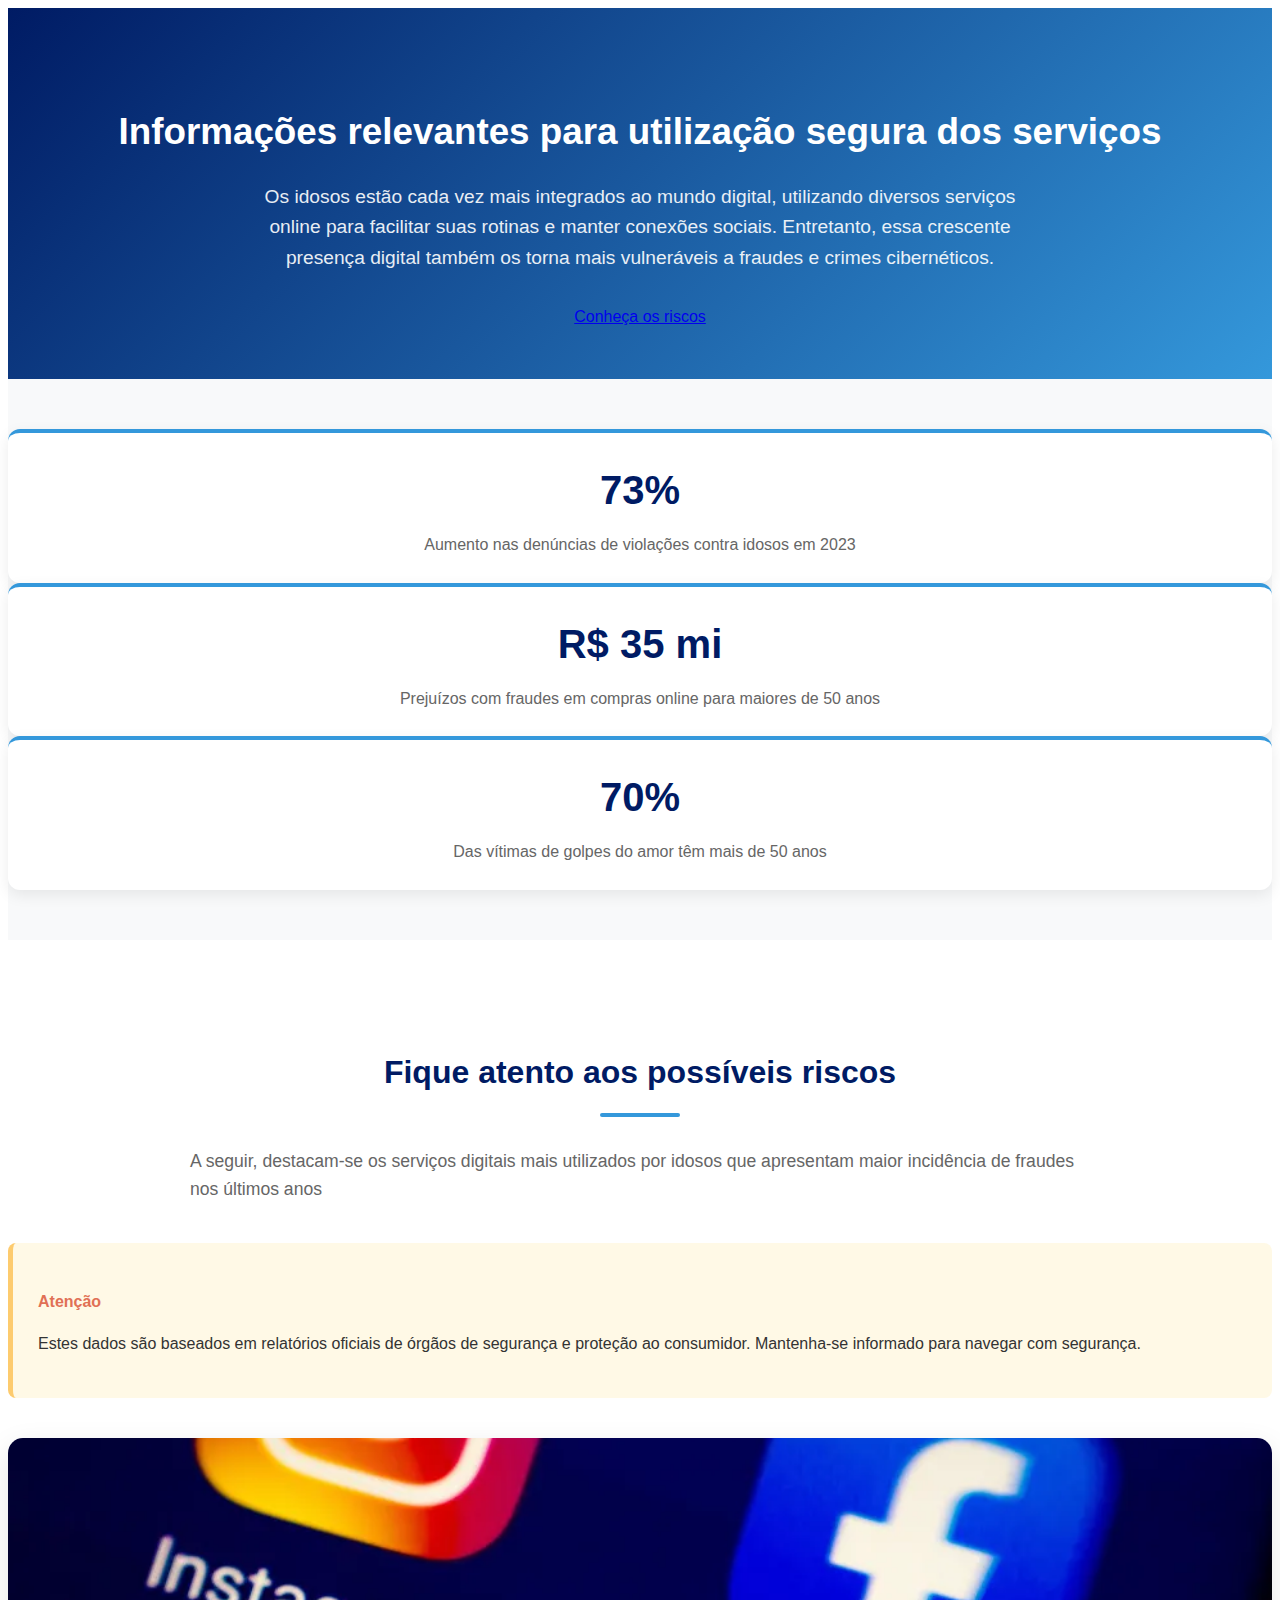
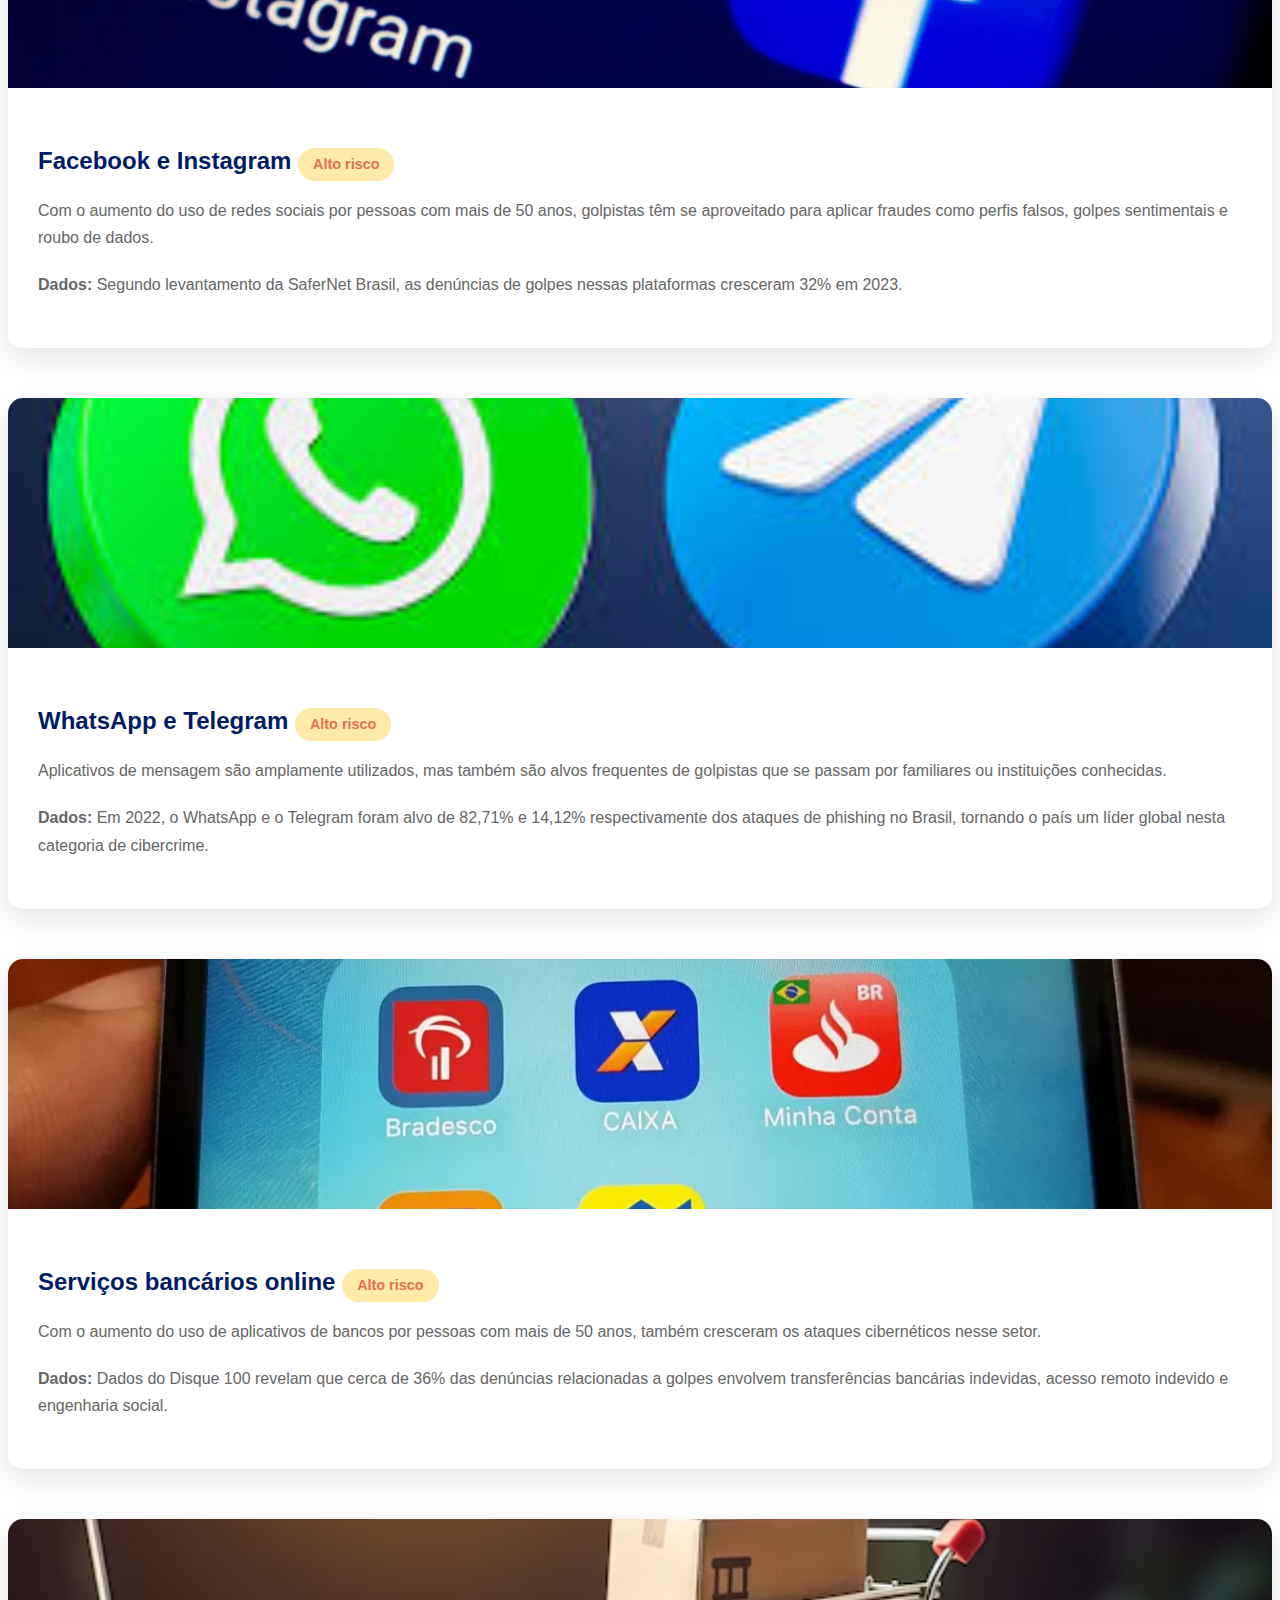
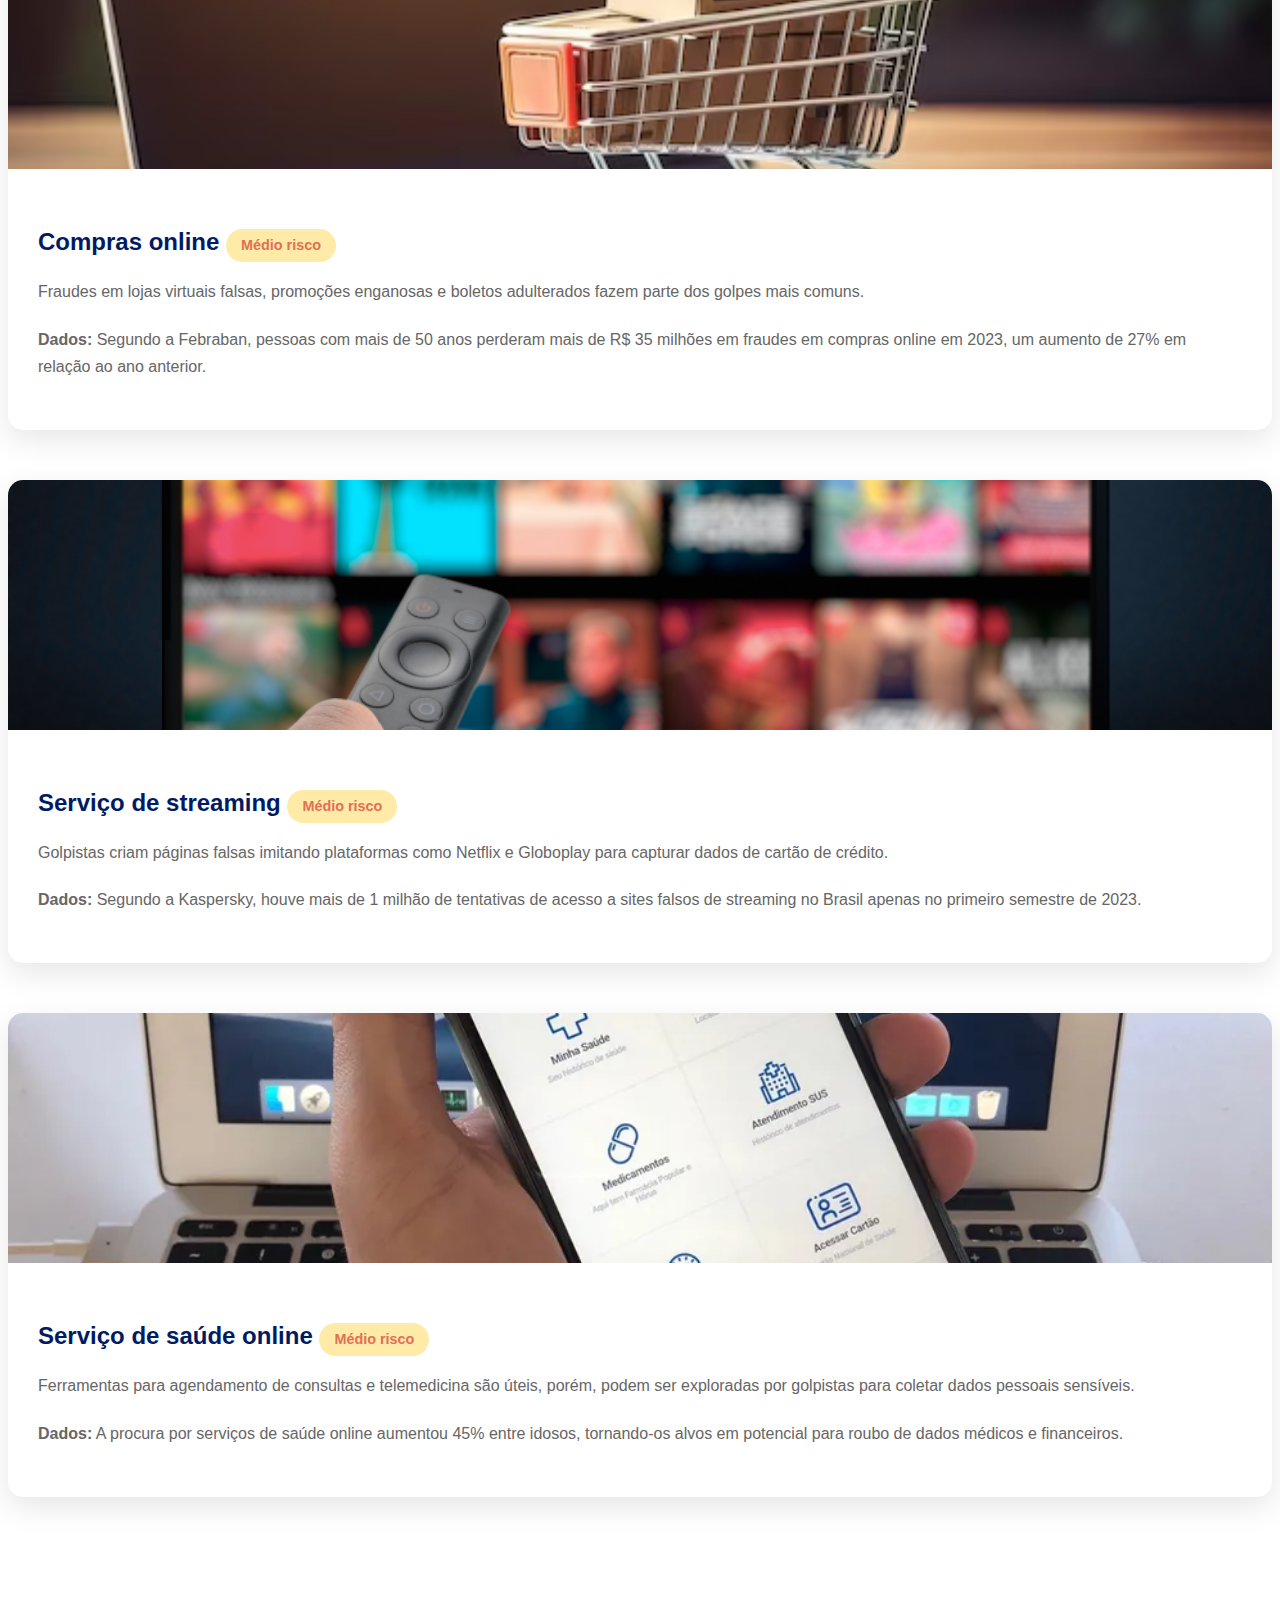
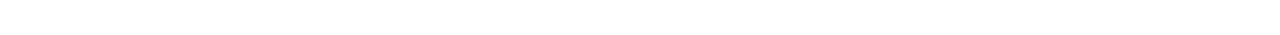
<file: servicos.html>
<!DOCTYPE html>
<html lang="pt-BR">
  <head>
    <meta charset="UTF-8" />
    <meta name="viewport" content="width=device-width, initial-scale=1.0" />
    <title>Uso seguro dos serviços digitais</title>
    <link rel="stylesheet" href="css/style.css" />
  </head>
  <body>
    <div class="container-fluid p-0">
      <!-- Hero Section -->
      <section class="page-hero">
        <div class="container">
          <h1>Informações relevantes para utilização segura dos serviços</h1>
          <p>
            Os idosos estão cada vez mais integrados ao mundo digital,
            utilizando diversos serviços online para facilitar suas rotinas e
            manter conexões sociais. Entretanto, essa crescente presença digital
            também os torna mais vulneráveis a fraudes e crimes cibernéticos.
          </p>
          <a href="#servicos-list" class="btn btn-light btn-lg px-4"
            >Conheça os riscos</a
          >
        </div>
      </section>
      <!-- Seção de Estatísticas -->
      <section class="content-section-alt" style="padding: 50px 0">
        <div class="container">
          <div class="row">
            <div class="col-md-4 mb-4">
              <div class="stat-box">
                <div class="stat-number">73%</div>
                <div class="stat-text">
                  Aumento nas denúncias de violações contra idosos em 2023
                </div>
              </div>
            </div>
            <div class="col-md-4 mb-4">
              <div class="stat-box">
                <div class="stat-number">R$ 35 mi</div>
                <div class="stat-text">
                  Prejuízos com fraudes em compras online para maiores de 50
                  anos
                </div>
              </div>
            </div>
            <div class="col-md-4 mb-4">
              <div class="stat-box">
                <div class="stat-number">70%</div>
                <div class="stat-text">
                  Das vítimas de golpes do amor têm mais de 50 anos
                </div>
              </div>
            </div>
          </div>
        </div>
      </section>
      <!-- Seção de Serviços -->
      <section id="servicos-list" class="services-section">
        <div class="container">
          <h2 class="section-title">Fique atento aos possíveis riscos</h2>
          <p
            class="text-center mb-5"
            style="
              font-size: 1.1rem;
              color: #666;
              max-width: 900px;
              margin-left: auto;
              margin-right: auto;
            "
          >
            A seguir, destacam-se os serviços digitais mais utilizados por
            idosos que apresentam maior incidência de fraudes nos últimos anos
          </p>
          <div class="warning-section">
            <h4 style="color: #e17055; margin-bottom: 15px">
              <i class="fas fa-exclamation-triangle"></i> Atenção
            </h4>
            <p class="mb-0">
              Estes dados são baseados em relatórios oficiais de órgãos de
              segurança e proteção ao consumidor. Mantenha-se informado para
              navegar com segurança.
            </p>
          </div>
          <!-- Serviço 1 -->
          <div class="service-item">
            <div class="service-card-large">
              <div class="row g-0">
                <div class="col-md-4">
                  <div class="service-img-container">
                    <img src="img/face-insta.webp" alt="Facebook e Instagram" />
                  </div>
                </div>
                <div class="col-md-8">
                  <div class="service-content">
                    <h3>
                      Facebook e Instagram
                      <span class="risk-level">Alto risco</span>
                    </h3>
                    <p>
                      Com o aumento do uso de redes sociais por pessoas com mais
                      de 50 anos, golpistas têm se aproveitado para aplicar
                      fraudes como perfis falsos, golpes sentimentais e roubo de
                      dados.
                    </p>
                    <p>
                      <strong>Dados:</strong> Segundo levantamento da SaferNet
                      Brasil, as denúncias de golpes nessas plataformas
                      cresceram 32% em 2023.
                    </p>
                  </div>
                </div>
              </div>
            </div>
          </div>
          <!-- Serviço 2 -->
          <div class="service-item">
            <div class="service-card-large">
              <div class="row g-0">
                <div class="col-md-4">
                  <div class="service-img-container">
                    <img
                      src="img/what-telegram2.jpg"
                      alt="WhatsApp e Telegram"
                    />
                  </div>
                </div>
                <div class="col-md-8">
                  <div class="service-content">
                    <h3>
                      WhatsApp e Telegram
                      <span class="risk-level">Alto risco</span>
                    </h3>
                    <p>
                      Aplicativos de mensagem são amplamente utilizados, mas
                      também são alvos frequentes de golpistas que se passam por
                      familiares ou instituições conhecidas.
                    </p>
                    <p>
                      <strong>Dados:</strong> Em 2022, o WhatsApp e o Telegram
                      foram alvo de 82,71% e 14,12% respectivamente dos ataques
                      de phishing no Brasil, tornando o país um líder global
                      nesta categoria de cibercrime.
                    </p>
                  </div>
                </div>
              </div>
            </div>
          </div>
          <!-- Serviço 3 -->
          <div class="service-item">
            <div class="service-card-large">
              <div class="row g-0">
                <div class="col-md-4">
                  <div class="service-img-container">
                    <img
                      src="img/bancarios.webp"
                      alt="Serviços Bancários Online"
                    />
                  </div>
                </div>
                <div class="col-md-8">
                  <div class="service-content">
                    <h3>
                      Serviços bancários online
                      <span class="risk-level">Alto risco</span>
                    </h3>
                    <p>
                      Com o aumento do uso de aplicativos de bancos por pessoas
                      com mais de 50 anos, também cresceram os ataques
                      cibernéticos nesse setor.
                    </p>
                    <p>
                      <strong>Dados:</strong> Dados do Disque 100 revelam que
                      cerca de 36% das denúncias relacionadas a golpes envolvem
                      transferências bancárias indevidas, acesso remoto indevido
                      e engenharia social.
                    </p>
                  </div>
                </div>
              </div>
            </div>
          </div>
          <!-- Serviço 4 -->
          <div class="service-item">
            <div class="service-card-large">
              <div class="row g-0">
                <div class="col-md-4">
                  <div class="service-img-container">
                    <img src="img/compras.avif" alt="Compras Online" />
                  </div>
                </div>
                <div class="col-md-8">
                  <div class="service-content">
                    <h3>
                      Compras online <span class="risk-level">Médio risco</span>
                    </h3>
                    <p>
                      Fraudes em lojas virtuais falsas, promoções enganosas e
                      boletos adulterados fazem parte dos golpes mais comuns.
                    </p>
                    <p>
                      <strong>Dados:</strong> Segundo a Febraban, pessoas com
                      mais de 50 anos perderam mais de R$ 35 milhões em fraudes
                      em compras online em 2023, um aumento de 27% em relação ao
                      ano anterior.
                    </p>
                  </div>
                </div>
              </div>
            </div>
          </div>
          <!-- Serviço 5 -->
          <div class="service-item">
            <div class="service-card-large">
              <div class="row g-0">
                <div class="col-md-4">
                  <div class="service-img-container">
                    <img src="img/streaming.jpg" alt="Serviço de Streaming" />
                  </div>
                </div>
                <div class="col-md-8">
                  <div class="service-content">
                    <h3>
                      Serviço de streaming
                      <span class="risk-level">Médio risco</span>
                    </h3>
                    <p>
                      Golpistas criam páginas falsas imitando plataformas como
                      Netflix e Globoplay para capturar dados de cartão de
                      crédito.
                    </p>
                    <p>
                      <strong>Dados:</strong> Segundo a Kaspersky, houve mais de
                      1 milhão de tentativas de acesso a sites falsos de
                      streaming no Brasil apenas no primeiro semestre de 2023.
                    </p>
                  </div>
                </div>
              </div>
            </div>
          </div>
          <!-- Serviço 6 -->
          <div class="service-item">
            <div class="service-card-large">
              <div class="row g-0">
                <div class="col-md-4">
                  <div class="service-img-container">
                    <img src="img/medicos.webp" alt="Serviço de Saúde Online" />
                  </div>
                </div>
                <div class="col-md-8">
                  <div class="service-content">
                    <h3>
                      Serviço de saúde online
                      <span class="risk-level">Médio risco</span>
                    </h3>
                    <p>
                      Ferramentas para agendamento de consultas e telemedicina
                      são úteis, porém, podem ser exploradas por golpistas para
                      coletar dados pessoais sensíveis.
                    </p>
                    <p>
                      <strong>Dados:</strong> A procura por serviços de saúde
                      online aumentou 45% entre idosos, tornando-os alvos em
                      potencial para roubo de dados médicos e financeiros.
                    </p>
                  </div>
                </div>
              </div>
            </div>
          </div>
        </div>
      </section>
    </div>
  </body>
</html>
</file>
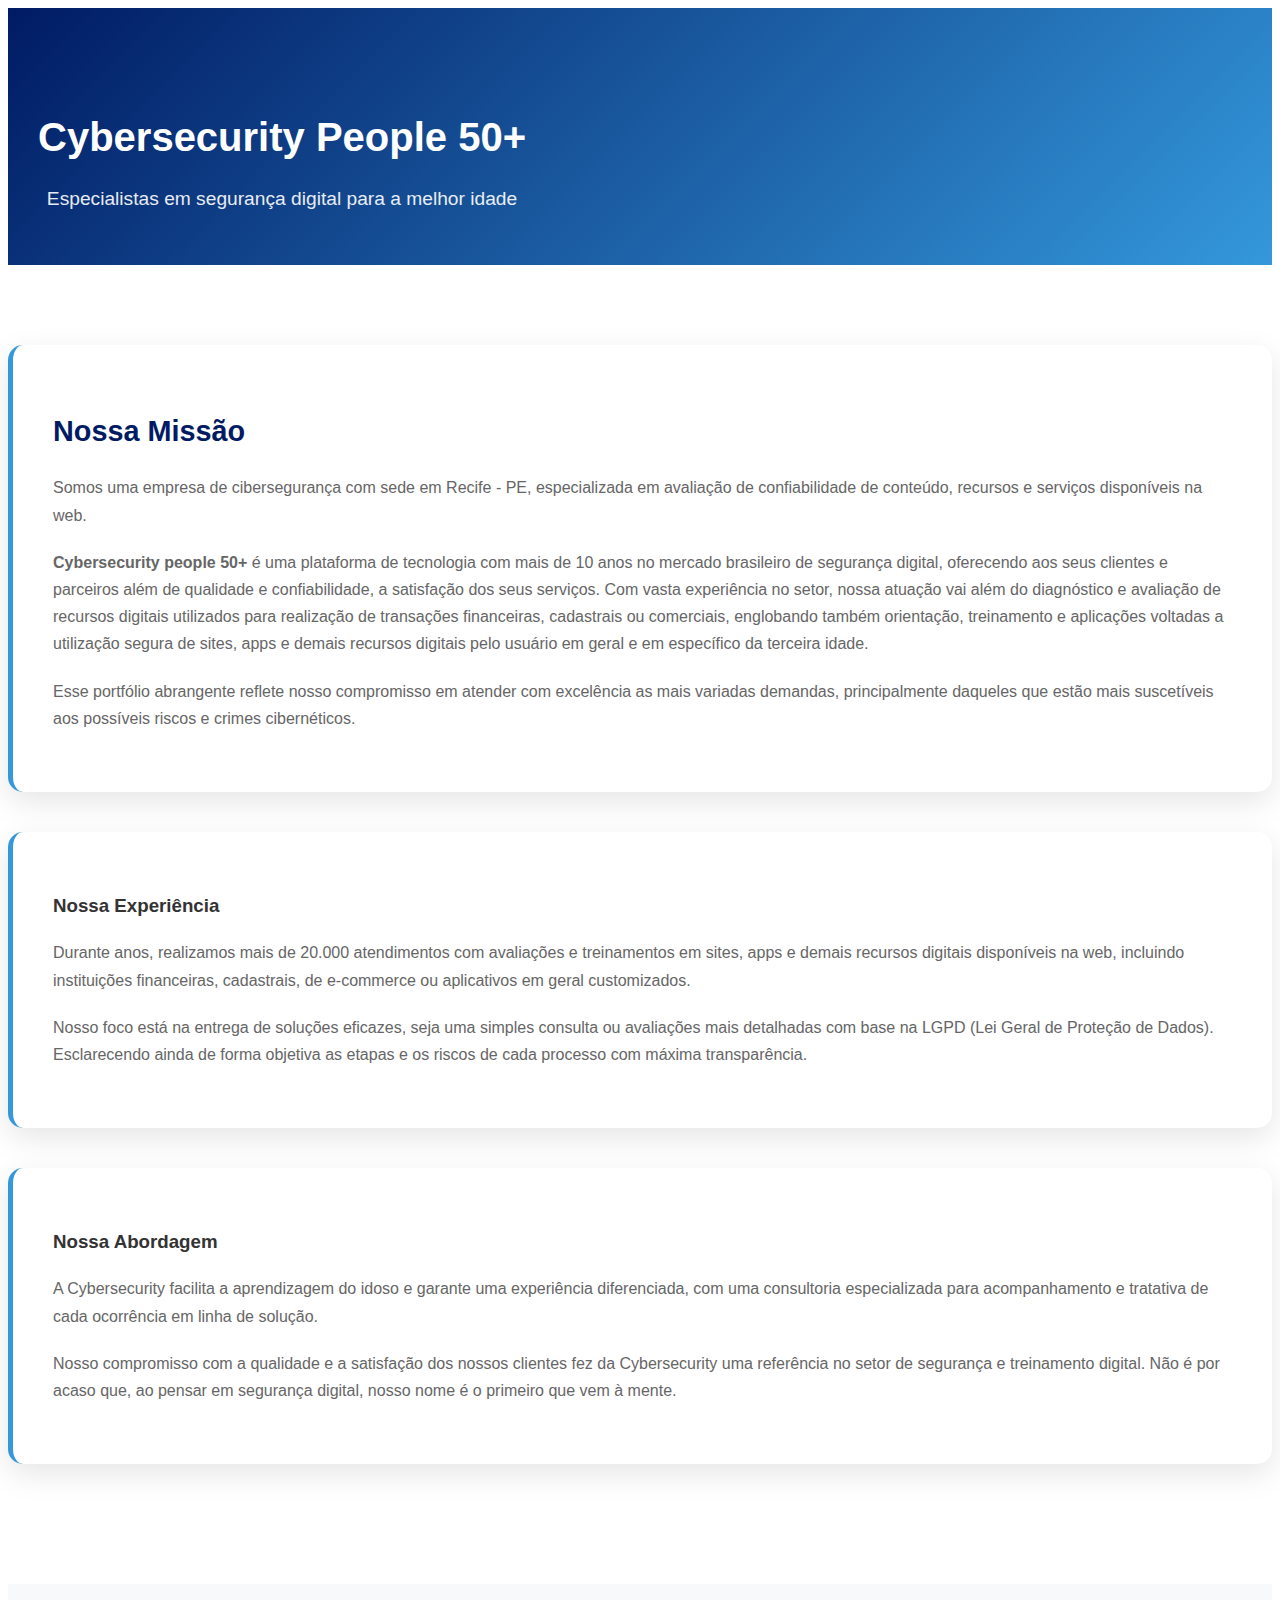
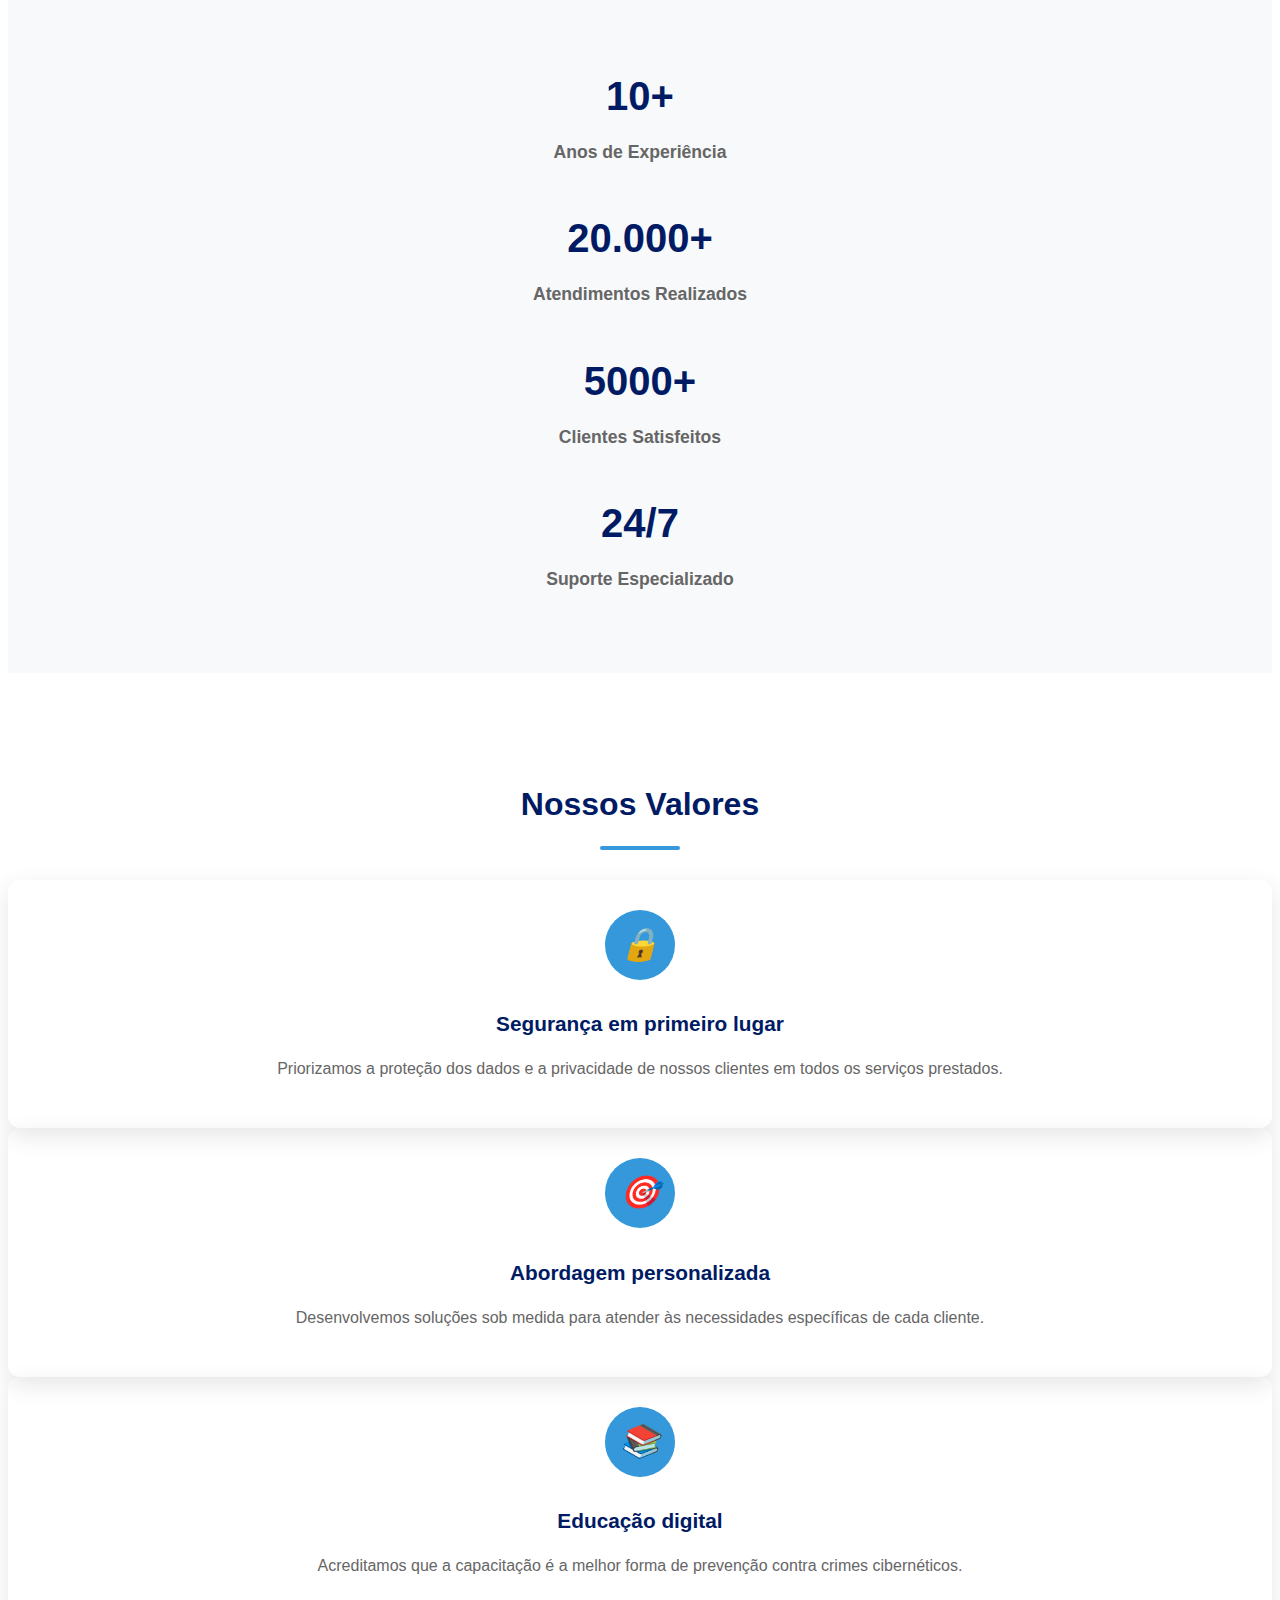
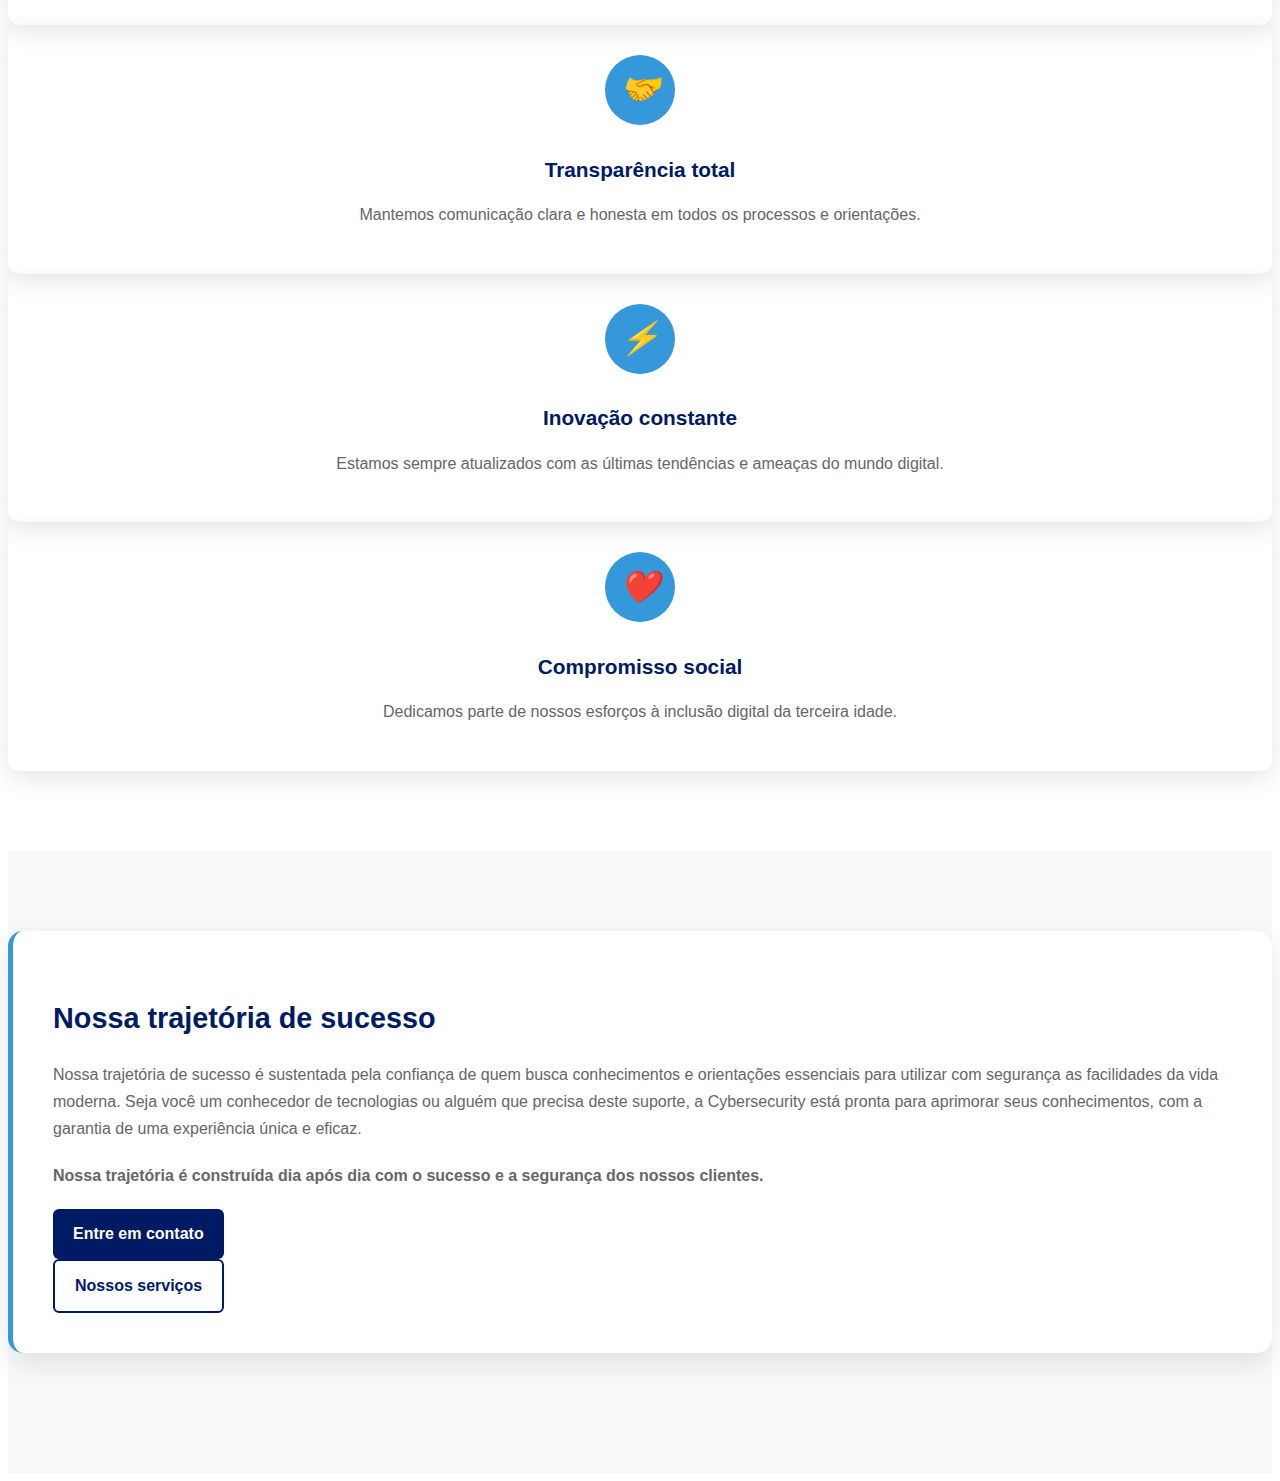
<file: sobre.html>
<!DOCTYPE html>
<html lang="pt-BR">
  <head>
    <meta charset="UTF-8" />
    <meta name="viewport" content="width=device-width, initial-scale=1.0" />
    <title>Sobre a empresa</title>
    <link rel="stylesheet" href="css/style.css" />
  </head>
  <body>
    <div class="container-fluid p-0">
      <!-- Hero Section -->
      <section class="page-hero">
        <div class="container">
          <div class="page-hero-content">
            <a href="https://youtu.be/NBPOCB05o9E" target="_blank"> </a>
            <div class="hero-text">
              <h1>Cybersecurity People 50+</h1>
              <p>Especialistas em segurança digital para a melhor idade</p>
            </div>
          </div>
        </div>
      </section>
      <!-- Seção Sobre -->
      <section class="about-section">
        <div class="container">
          <div class="mission-card">
            <h2>Nossa Missão</h2>
            <p>
              Somos uma empresa de cibersegurança com sede em Recife - PE,
              especializada em avaliação de confiabilidade de conteúdo, recursos
              e serviços disponíveis na web.
            </p>

            <p>
              <strong>Cybersecurity people 50+</strong> é uma plataforma de
              tecnologia com mais de 10 anos no mercado brasileiro de segurança
              digital, oferecendo aos seus clientes e parceiros além de
              qualidade e confiabilidade, a satisfação dos seus serviços. Com
              vasta experiência no setor, nossa atuação vai além do diagnóstico
              e avaliação de recursos digitais utilizados para realização de
              transações financeiras, cadastrais ou comerciais, englobando
              também orientação, treinamento e aplicações voltadas a utilização
              segura de sites, apps e demais recursos digitais pelo usuário em
              geral e em específico da terceira idade.
            </p>

            <p>
              Esse portfólio abrangente reflete nosso compromisso em atender com
              excelência as mais variadas demandas, principalmente daqueles que
              estão mais suscetíveis aos possíveis riscos e crimes cibernéticos.
            </p>
          </div>
          <div class="row">
            <div class="col-lg-6 mb-4">
              <div class="mission-card" style="height: 100%">
                <h3>Nossa Experiência</h3>
                <p>
                  Durante anos, realizamos mais de 20.000 atendimentos com
                  avaliações e treinamentos em sites, apps e demais recursos
                  digitais disponíveis na web, incluindo instituições
                  financeiras, cadastrais, de e-commerce ou aplicativos em geral
                  customizados.
                </p>
                <p>
                  Nosso foco está na entrega de soluções eficazes, seja uma
                  simples consulta ou avaliações mais detalhadas com base na
                  LGPD (Lei Geral de Proteção de Dados). Esclarecendo ainda de
                  forma objetiva as etapas e os riscos de cada processo com
                  máxima transparência.
                </p>
              </div>
            </div>
            <div class="col-lg-6 mb-4">
              <div class="mission-card" style="height: 100%">
                <h3>Nossa Abordagem</h3>
                <p>
                  A Cybersecurity facilita a aprendizagem do idoso e garante uma
                  experiência diferenciada, com uma consultoria especializada
                  para acompanhamento e tratativa de cada ocorrência em linha de
                  solução.
                </p>
                <p>
                  Nosso compromisso com a qualidade e a satisfação dos nossos
                  clientes fez da Cybersecurity uma referência no setor de
                  segurança e treinamento digital. Não é por acaso que, ao
                  pensar em segurança digital, nosso nome é o primeiro que vem à
                  mente.
                </p>
              </div>
            </div>
          </div>
        </div>
      </section>
      <!-- Seção de Estatísticas -->
      <section class="stats-section">
        <div class="container">
          <div class="row">
            <div class="col-md-3 col-6">
              <div class="stat-item">
                <div class="stat-number">10+</div>
                <div class="stat-label">Anos de Experiência</div>
              </div>
            </div>
            <div class="col-md-3 col-6">
              <div class="stat-item">
                <div class="stat-number">20.000+</div>
                <div class="stat-label">Atendimentos Realizados</div>
              </div>
            </div>
            <div class="col-md-3 col-6">
              <div class="stat-item">
                <div class="stat-number">5000+</div>
                <div class="stat-label">Clientes Satisfeitos</div>
              </div>
            </div>
            <div class="col-md-3 col-6">
              <div class="stat-item">
                <div class="stat-number">24/7</div>
                <div class="stat-label">Suporte Especializado</div>
              </div>
            </div>
          </div>
        </div>
      </section>
      <!-- Seção de Valores -->
      <section class="values-section">
        <div class="container">
          <h2 class="section-title">Nossos Valores</h2>
          <div class="row">
            <div class="col-md-4 mb-4">
              <div class="value-card">
                <div class="value-icon">
                  <i>🔒</i>
                </div>
                <h4>Segurança em primeiro lugar</h4>
                <p>
                  Priorizamos a proteção dos dados e a privacidade de nossos
                  clientes em todos os serviços prestados.
                </p>
              </div>
            </div>
            <div class="col-md-4 mb-4">
              <div class="value-card">
                <div class="value-icon">
                  <i>🎯</i>
                </div>
                <h4>Abordagem personalizada</h4>
                <p>
                  Desenvolvemos soluções sob medida para atender às necessidades
                  específicas de cada cliente.
                </p>
              </div>
            </div>
            <div class="col-md-4 mb-4">
              <div class="value-card">
                <div class="value-icon">
                  <i>📚</i>
                </div>
                <h4>Educação digital</h4>
                <p>
                  Acreditamos que a capacitação é a melhor forma de prevenção
                  contra crimes cibernéticos.
                </p>
              </div>
            </div>
            <div class="col-md-4 mb-4">
              <div class="value-card">
                <div class="value-icon">
                  <i>🤝</i>
                </div>
                <h4>Transparência total</h4>
                <p>
                  Mantemos comunicação clara e honesta em todos os processos e
                  orientações.
                </p>
              </div>
            </div>
            <div class="col-md-4 mb-4">
              <div class="value-card">
                <div class="value-icon">
                  <i>⚡</i>
                </div>
                <h4>Inovação constante</h4>
                <p>
                  Estamos sempre atualizados com as últimas tendências e ameaças
                  do mundo digital.
                </p>
              </div>
            </div>
            <div class="col-md-4 mb-4">
              <div class="value-card">
                <div class="value-icon">
                  <!--<img src="../img/coracao.png" alt="coração" class="img-fluid">-->
                  <i>❤️</i>
                </div>
                <h4>Compromisso social</h4>
                <p>
                  Dedicamos parte de nossos esforços à inclusão digital da
                  terceira idade.
                </p>
              </div>
            </div>
          </div>
        </div>
      </section>
      <section class="content-section-alt">
        <div class="container">
          <div class="mission-card text-center">
            <h2>Nossa trajetória de sucesso</h2>
            <p>
              Nossa trajetória de sucesso é sustentada pela confiança de quem
              busca conhecimentos e orientações essenciais para utilizar com
              segurança as facilidades da vida moderna. Seja você um conhecedor
              de tecnologias ou alguém que precisa deste suporte, a
              Cybersecurity está pronta para aprimorar seus conhecimentos, com a
              garantia de uma experiência única e eficaz.
            </p>

            <p class="mt-4">
              <strong
                >Nossa trajetória é construída dia após dia com o sucesso e a
                segurança dos nossos clientes.</strong
              >
            </p>

            <!-- Container dos botões com layout responsivo -->
            <div class="row justify-content-center mt-4">
              <div class="col-12 col-sm-6 col-lg-4 mb-3 mb-sm-0">
                <a
                  href="javascript:void(0)"
                  onclick="Carregar('form_contato.html')"
                  class="btn-custom-primary w-100 d-block"
                  style="white-space: nowrap; padding: 12px 20px"
                >
                  Entre em contato
                </a>
              </div>
              <div class="col-12 col-sm-6 col-lg-4">
                <a
                  href="javascript:void(0)"
                  onclick="Carregar('home.html')"
                  class="btn-custom-secondary w-100 d-block"
                  style="white-space: nowrap; padding: 12px 20px"
                >
                  Nossos serviços
                </a>
              </div>
            </div>
          </div>
        </div>
      </section>
    </div>
  </body>
</html>
</file>
<file: css/style.css>
/* ===== ESTILOS GLOBAIS ===== */
:root {
  --primary-color: #001b64;
  --secondary-color: #3498db;
  --accent-color: #87ceeb;
  --light-color: #f8f9fa;
  --dark-color: #343a40;
}

body {
  font-family: "Segoe UI", Tahoma, Geneva, Verdana, sans-serif;
  line-height: 1.6;
  color: #333;
  overflow-x: hidden;
}

/* ===== NAVBAR ===== */
.navbar-custom {
  background-color: var(--primary-color) !important;
  padding: 12px 0;
  box-shadow: 0 2px 10px rgba(0, 0, 0, 0.1);
  position: sticky;
  top: 0;
  z-index: 1000;
}

.navbar-brand-custom {
  display: flex;
  align-items: center;
  gap: 12px;
}

.navbar-logo {
  width: 50px;
  height: 50px;
  object-fit: contain;
  border-radius: 50%;
}

.navbar-title {
  color: white;
  font-size: 1.4rem;
  font-weight: 700;
  margin: 0;
}

.nav-link-custom {
  color: white !important;
  font-size: 0.95rem;
  font-weight: 500;
  padding: 8px 16px !important;
  margin: 0 4px;
  border-radius: 6px;
  transition: all 0.3s ease;
  text-align: center;
}

.nav-link-custom:hover {
  background-color: var(--secondary-color);
  color: white !important;
  transform: translateY(-2px);
}

.nav-link-custom.active {
  background-color: var(--secondary-color);
}

.navbar-toggler {
  border: 1px solid rgba(255, 255, 255, 0.3);
}

.navbar-toggler-icon {
  background-image: url("data:image/svg+xml,%3csvg xmlns='http://www.w3.org/2000/svg' viewBox='0 0 30 30'%3e%3cpath stroke='rgba%28255, 255, 255, 0.8%29' stroke-linecap='round' stroke-miterlimit='10' stroke-width='2' d='M4 7h22M4 15h22M4 23h22'/%3e%3c/svg%3e");
}

/* ===== CONTEÚDO PRINCIPAL ===== */
#conteudo {
  min-height: calc(100vh - 160px);
  padding: 0;
}

/* ===== FOOTER ===== */
.footer-custom {
  background-color: var(--dark-color);
  color: white;
  padding: 30px 0 20px;
  margin-top: 50px;
  line-height: 1;
}

.footer-title {
  font-size: 1.1rem;
  margin-bottom: 15px;
  color: var(--accent-color);
}

.social-icons {
  display: flex;
  justify-content: center;
  gap: 15px;
  margin-top: 15px;
}

.social-icon {
  width: 30px;
  height: 30px;
  border-radius: 50%;
  transition: transform 0.3s ease;
}

.social-icon:hover {
  transform: scale(1.1);
}

/* ===== BOTÕES PERSONALIZADOS ===== */
.btn-custom-primary,
.btn-submit {
  background-color: var(--primary-color);
  color: white;
  border: none;
  padding: 12px 28px;
  border-radius: 6px;
  font-weight: 600;
  transition: all 0.3s ease;
  display: inline-block;
  text-align: center;
  text-decoration: none;
  cursor: pointer;
}

.btn-custom-primary:hover,
.btn-submit:hover {
  background-color: var(--secondary-color);
  color: white;
  transform: translateY(-2px);
  box-shadow: 0 4px 12px rgba(0, 0, 0, 0.15);
}

.btn-custom-secondary {
  background-color: white;
  color: var(--primary-color);
  border: 2px solid var(--primary-color);
  padding: 10px 26px;
  border-radius: 6px;
  font-weight: 600;
  transition: all 0.3s ease;
  display: inline-block;
  text-align: center;
  text-decoration: none;
  cursor: pointer;
}

.btn-custom-secondary:hover {
  background-color: var(--primary-color);
  color: white;
  transform: translateY(-2px);
}

.btn-reset {
  background: #6c757d;
  color: white;
  border: none;
  padding: 12px 25px;
  border-radius: 8px;
  font-weight: 600;
  font-size: 1rem;
  transition: all 0.3s ease;
  display: inline-block;
  text-align: center;
  cursor: pointer;
  min-width: 160px;
}

.btn-reset:hover {
  background: #5a6268;
  transform: translateY(-2px);
}

/* ===== ESTILOS COMUNS PARA TODAS AS PÁGINAS ===== */
.page-hero {
  background: linear-gradient(
    135deg,
    var(--primary-color) 0%,
    var(--secondary-color) 100%
  );
  color: white;
  padding: 70px 0 50px;
  text-align: center;
}

.page-hero h1 {
  font-size: 2.3rem;
  font-weight: 700;
  margin-bottom: 20px;
}

.page-hero p {
  font-size: 1.2rem;
  max-width: 800px;
  margin: 0 auto 30px;
  opacity: 0.9;
}

.content-section {
  padding: 80px 0;
}

.content-section-alt {
  background-color: #f8f9fa;
  padding: 80px 0;
}

.section-title {
  color: var(--primary-color);
  font-size: 2rem;
  font-weight: 700;
  margin-bottom: 30px;
  text-align: center;
  position: relative;
}

.section-title:after {
  content: "";
  display: block;
  width: 80px;
  height: 4px;
  background: var(--secondary-color);
  margin: 15px auto;
  border-radius: 2px;
}

.text-highlight {
  color: var(--primary-color);
  font-weight: 600;
}

/* ===== ESTILOS ESPECÍFICOS DA HOME ===== */
.hero-section {
  background: linear-gradient(
    135deg,
    var(--primary-color) 0%,
    var(--secondary-color) 100%
  );
  color: white;
  padding: 80px 0;
  text-align: center;
}

.hero-title {
  font-size: 2.5rem;
  font-weight: 700;
  margin-bottom: 20px;
}

.hero-subtitle {
  font-size: 1.3rem;
  margin-bottom: 30px;
  opacity: 0.9;
}

.service-card {
  border: none;
  border-radius: 12px;
  box-shadow: 0 5px 15px rgba(0, 0, 0, 0.08);
  transition: all 0.3s ease;
  height: 100%;
  overflow: hidden;
}

.service-card:hover {
  transform: translateY(-10px);
  box-shadow: 0 15px 30px rgba(0, 0, 0, 0.15);
}

.service-card img {
  height: 180px;
  object-fit: cover;
  border-bottom: 3px solid var(--secondary-color);
}

.service-card .card-body {
  padding: 25px;
}

.service-card .card-title {
  color: var(--primary-color);
  font-weight: 700;
  margin-bottom: 15px;
}

.service-card .card-text {
  color: #666;
  line-height: 1.6;
}

.info-box {
  background: white;
  border-radius: 12px;
  padding: 30px;
  box-shadow: 0 5px 15px rgba(0, 0, 0, 0.08);
  height: 100%;
  transition: all 0.3s ease;
}

.info-box:hover {
  transform: translateY(-5px);
  box-shadow: 0 10px 25px rgba(0, 0, 0, 0.12);
}

.info-box h3 {
  color: var(--primary-color);
  font-size: 1.4rem;
  margin-bottom: 15px;
}

.info-box p {
  color: #666;
  line-height: 1.7;
}

.img-container {
  border-radius: 12px;
  overflow: hidden;
  box-shadow: 0 10px 25px rgba(0, 0, 0, 0.1);
}

.img-container img {
  width: 100%;
  height: auto;
  transition: transform 0.5s ease;
}

.img-container:hover img {
  transform: scale(1.05);
}

/* ===== ESTILOS ESPECÍFICOS DA PÁGINA SOBRE ===== */
.page-hero-content {
  display: flex;
  align-items: center;
  gap: 30px;
}

.hero-logo {
  width: 120px;
  height: 120px;
  object-fit: contain;
  border-radius: 50%;
}

.hero-text h1 {
  font-size: 2.5rem;
  font-weight: 700;
  margin-bottom: 15px;
}

.hero-text p {
  font-size: 1.2rem;
  opacity: 0.9;
  margin-bottom: 0;
}

.about-section {
  padding: 80px 0;
}

.mission-card {
  background: white;
  border-radius: 15px;
  padding: 40px;
  box-shadow: 0 10px 30px rgba(0, 0, 0, 0.1);
  margin-bottom: 40px;
  border-left: 5px solid var(--secondary-color);
}

.mission-card h2 {
  color: var(--primary-color);
  font-size: 1.8rem;
  margin-bottom: 20px;
}

.mission-card p {
  color: #666;
  line-height: 1.7;
  margin-bottom: 20px;
}

.stats-section {
  background: #f8f9fa;
  padding: 60px 0;
}

.stat-item {
  text-align: center;
  padding: 20px;
}

.stat-number {
  font-size: 3rem;
  font-weight: 700;
  color: var(--primary-color);
  margin-bottom: 10px;
}

.stat-label {
  color: #666;
  font-size: 1.1rem;
  font-weight: 600;
}

.values-section {
  padding: 80px 0;
}

.value-card {
  border-radius: 12px;
  text-align: center;
  padding: 30px 20px;
  box-shadow: 0 8px 25px rgba(0, 0, 0, 0.1);
  transition: all 0.3s ease;
  height: 100%;
  overflow: hidden;
}

.value-card:hover {
  transform: translateY(-5px);
  background: white;
  box-shadow: 0 10px 25px rgba(0, 0, 0, 0.1);
}

.value-icon {
  width: 70px;
  height: 70px;
  background: var(--secondary-color);
  border-radius: 50%;
  display: flex;
  align-items: center;
  justify-content: center;
  margin: 0 auto 20px;
}

.value-icon i {
  font-size: 2rem;
  color: white;
}

.value-card h4 {
  color: var(--primary-color);
  font-size: 1.3rem;
  margin-bottom: 15px;
}

.value-card p {
  color: #666;
  line-height: 1.6;
}

/* ===== ESTILOS ESPECÍFICOS DOS FORMULÁRIOS ===== */
.form-hero {
  background: linear-gradient(
    135deg,
    var(--primary-color) 0%,
    var(--secondary-color) 100%
  );
  color: white;
  padding: 60px 0 40px;
  text-align: center;
}

.form-hero h1 {
  font-size: 2.3rem;
  font-weight: 700;
  margin-bottom: 15px;
}

.form-hero p {
  font-size: 1.2rem;
  max-width: 850px;
  margin: 0 auto;
  opacity: 0.9;
}

.form-section {
  padding: 60px 0;
  background: #f8f9fa;
}

.form-container {
  background: white;
  border-radius: 15px;
  box-shadow: 0 10px 30px rgba(0, 0, 0, 0.1);
  overflow: hidden;
}

.form-header {
  background: var(--primary-color);
  color: white;
  padding: 25px 30px;
  text-align: center;
}

.form-header h2 {
  margin: 0;
  font-size: 1.5rem;
  font-weight: 700;
}

.form-body {
  padding: 40px;
}

.form-label {
  font-weight: 600;
  color: var(--primary-color);
  margin-bottom: 8px;
}

.form-control-custom {
  border: 2px solid #e9ecef;
  border-radius: 8px;
  padding: 12px 15px;
  font-size: 1rem;
  transition: all 0.3s ease;
}

.form-control-custom:focus {
  border-color: var(--secondary-color);
  box-shadow: 0 0 0 0.2rem rgba(52, 152, 219, 0.25);
}

.radio-group {
  display: flex;
  flex-wrap: wrap;
  gap: 15px;
  margin-top: 10px;
}

.radio-item {
  flex: 1 0 calc(50% - 15px);
  min-width: 180px;
}

.form-check-input {
  margin-right: 8px;
}

.form-check-label {
  font-weight: 500;
  color: #555;
}

.range-container {
  position: relative;
  padding-top: 30px;
}

.range-value {
  position: absolute;
  top: 0;
  transform: translateX(-50%);
  background: var(--primary-color);
  color: white;
  padding: 5px 12px;
  border-radius: 20px;
  font-weight: 600;
  font-size: 0.9rem;
  white-space: nowrap;
}

.form-range {
  width: 100%;
  height: 8px;
}

.range-labels {
  display: flex;
  justify-content: space-between;
  margin-top: 5px;
  color: #666;
  font-size: 0.9rem;
}

.address-section {
  background: #f8f9fa;
  border-radius: 10px;
  padding: 25px;
  margin: 25px 0;
  border-left: 4px solid var(--secondary-color);
}

.info-alert {
  background: #e8f4fc;
  border: 1px solid var(--secondary-color);
  border-radius: 8px;
  padding: 20px;
  margin-bottom: 25px;
}

.info-alert h5 {
  color: var(--primary-color);
  margin-bottom: 10px;
}

.contact-info-sidebar {
  background: white;
  border-radius: 15px;
  padding: 30px;
  box-shadow: 0 10px 30px rgba(0, 0, 0, 0.1);
  height: fit-content;
}

.contact-item {
  display: flex;
  align-items: center;
  margin-bottom: 20px;
  padding: 15px;
  border-radius: 8px;
  background: #f8f9fa;
  transition: all 0.3s ease;
}

.contact-item:hover {
  background: #e9ecef;
  transform: translateX(5px);
}

.contact-icon {
  width: 50px;
  height: 50px;
  background: var(--secondary-color);
  border-radius: 50%;
  display: flex;
  align-items: center;
  justify-content: center;
  margin-right: 15px;
  flex-shrink: 0;
}

.contact-icon img {
  width: 25px;
  height: 25px;
  object-fit: contain;
}

.contact-text {
  flex: 1;
}

.contact-text strong {
  color: var(--primary-color);
  display: block;
  margin-bottom: 5px;
}

/* ===== ESTILOS ESPECÍFICOS DA PÁGINA CRIMES ===== */
.crime-card {
  border: none;
  border-radius: 12px;
  box-shadow: 0 8px 25px rgba(0, 0, 0, 0.1);
  transition: all 0.3s ease;
  height: 100%;
  overflow: hidden;
}

.crime-card:hover {
  transform: translateY(-8px);
  box-shadow: 0 15px 35px rgba(0, 0, 0, 0.15);
}

.crime-icon {
  width: 70px;
  height: 70px;
  background: var(--secondary-color);
  border-radius: 50%;
  display: flex;
  align-items: center;
  justify-content: center;
  margin: 0 auto 20px;
}

.crime-icon i {
  font-size: 1.8rem;
  color: white;
}

.crime-card .card-body {
  padding: 30px 25px;
  text-align: center;
}

.crime-card .card-title {
  color: var(--primary-color);
  font-size: 1.3rem;
  font-weight: 700;
  margin-bottom: 15px;
}

.crime-card .card-text {
  color: #666;
  line-height: 1.6;
}

.video-section {
  background: #f8f9fa;
  padding: 80px 0;
}

.video-card {
  border: none;
  border-radius: 12px;
  overflow: hidden;
  box-shadow: 0 8px 25px rgba(0, 0, 0, 0.1);
  transition: all 0.3s ease;
}

.video-card:hover {
  transform: translateY(-5px);
  box-shadow: 0 12px 30px rgba(0, 0, 0, 0.15);
}

.video-container {
  position: relative;
  padding-bottom: 56.25%;
  height: 0;
  overflow: hidden;
}

.video-container iframe {
  position: absolute;
  top: 0;
  left: 0;
  width: 100%;
  height: 100%;
  border: none;
}

.stat-badge {
  display: inline-block;
  background: #ffeaa7;
  color: #e17055;
  padding: 8px 20px;
  border-radius: 25px;
  font-weight: 700;
  margin-bottom: 20px;
}

.info-box-crime {
  background: white;
  border-radius: 12px;
  padding: 30px;
  box-shadow: 0 5px 15px rgba(0, 0, 0, 0.08);
  border-left: 5px solid var(--secondary-color);
}

/* ===== ESTILOS ESPECÍFICOS DA PÁGINA INFORMAÇÃO ===== */
.service-video-card {
  border: none;
  border-radius: 15px;
  overflow: hidden;
  box-shadow: 0 8px 25px rgba(0, 0, 0, 0.1);
  transition: all 0.4s ease;
  height: 100%;
}

.service-video-card:hover {
  transform: translateY(-10px);
  box-shadow: 0 15px 35px rgba(0, 0, 0, 0.15);
}

.video-thumbnail {
  position: relative;
  height: 200px;
  overflow: hidden;
}

.video-thumbnail img {
  width: 100%;
  height: 100%;
  object-fit: cover;
  transition: transform 0.5s ease;
}

.service-video-card:hover .video-thumbnail img {
  transform: scale(1.05);
}

.play-overlay {
  position: absolute;
  top: 0;
  left: 0;
  width: 100%;
  height: 100%;
  background: rgba(0, 27, 100, 0.7);
  display: flex;
  align-items: center;
  justify-content: center;
  opacity: 0;
  transition: opacity 0.3s ease;
}

.service-video-card:hover .play-overlay {
  opacity: 1;
}

.play-icon {
  width: 60px;
  height: 60px;
  background: white;
  border-radius: 50%;
  display: flex;
  align-items: center;
  justify-content: center;
  color: var(--primary-color);
  font-size: 1.5rem;
}

.service-video-card .card-body {
  padding: 25px;
}

.service-video-card .card-title {
  color: var(--primary-color);
  font-size: 1.2rem;
  font-weight: 700;
  margin-bottom: 10px;
}

.service-video-card .card-text {
  color: #666;
  line-height: 1.5;
  font-size: 0.95rem;
}

.video-link {
  display: block;
  text-decoration: none;
  color: inherit;
}

.video-link:hover {
  color: inherit;
  text-decoration: none;
}

.tips-section {
  background: #f8f9fa;
  padding: 80px 0;
}

.tip-card {
  background: white;
  border-radius: 12px;
  padding: 30px;
  box-shadow: 0 5px 15px rgba(0, 0, 0, 0.08);
  height: 100%;
  border-top: 4px solid var(--secondary-color);
}

.tip-card h3 {
  color: var(--primary-color);
  font-size: 1.3rem;
  margin-bottom: 15px;
}

.tip-card ul {
  padding-left: 20px;
}

.tip-card li {
  margin-bottom: 8px;
  color: #666;
}

/* ===== ESTILOS ESPECÍFICOS DA PÁGINA PROTEÇÃO ===== */
.protection-section {
  padding: 80px 0;
}

.guide-card {
  border: none;
  border-radius: 15px;
  overflow: hidden;
  box-shadow: 0 8px 25px rgba(0, 0, 0, 0.1);
  transition: all 0.4s ease;
  height: 100%;
}

.guide-card:hover {
  transform: translateY(-10px);
  box-shadow: 0 15px 35px rgba(0, 0, 0, 0.15);
}

.guide-icon {
  width: 80px;
  height: 80px;
  background: var(--secondary-color);
  border-radius: 50%;
  display: flex;
  align-items: center;
  justify-content: center;
  margin: 0 auto 20px;
}

.guide-icon img {
  width: 40px;
  height: 40px;
  object-fit: contain;
}

.guide-card .card-body {
  padding: 30px 25px;
  text-align: center;
}

.guide-card .card-title {
  color: var(--primary-color);
  font-size: 1.3rem;
  font-weight: 700;
  margin-bottom: 15px;
  min-height: 60px;
  display: flex;
  align-items: center;
  justify-content: center;
}

.guide-card .card-text {
  color: #666;
  line-height: 1.6;
  margin-bottom: 20px;
}

.guide-link {
  display: inline-block;
  background: var(--primary-color);
  color: white;
  padding: 10px 25px;
  border-radius: 25px;
  text-decoration: none;
  font-weight: 600;
  transition: all 0.3s ease;
}

.guide-link:hover {
  background: var(--secondary-color);
  color: white;
  transform: translateY(-2px);
}

.tip-section {
  background: #f8f9fa;
  padding: 80px 0;
}

.tip-box {
  background: white;
  border-radius: 12px;
  padding: 30px;
  box-shadow: 0 5px 15px rgba(0, 0, 0, 0.08);
  height: 100%;
  border-left: 5px solid var(--secondary-color);
}

.tip-box h3 {
  color: var(--primary-color);
  font-size: 1.4rem;
  margin-bottom: 15px;
}

.tip-box ul {
  padding-left: 20px;
}

.tip-box li {
  margin-bottom: 10px;
  color: #666;
}

/* ===== ESTILOS ESPECÍFICOS DA PÁGINA SERVIÇOS ===== */
.services-section {
  padding: 80px 0;
}

.service-item {
  margin-bottom: 50px;
}

.service-card-large {
  border: none;
  border-radius: 15px;
  overflow: hidden;
  box-shadow: 0 10px 30px rgba(0, 0, 0, 0.1);
  transition: all 0.4s ease;
  height: 100%;
}

.service-card-large:hover {
  transform: translateY(-10px);
  box-shadow: 0 20px 40px rgba(0, 0, 0, 0.15);
}

.service-img-container {
  height: 250px;
  overflow: hidden;
}

.service-img-container img {
  width: 100%;
  height: 100%;
  object-fit: cover;
  transition: transform 0.5s ease;
}

.service-card-large:hover .service-img-container img {
  transform: scale(1.05);
}

.service-content {
  padding: 30px;
}

.service-content h3 {
  color: var(--primary-color);
  font-size: 1.5rem;
  font-weight: 700;
  margin-bottom: 15px;
}

.service-content p {
  color: #666;
  line-height: 1.7;
  margin-bottom: 20px;
}

.risk-level {
  display: inline-block;
  padding: 5px 15px;
  background: #ffeaa7;
  color: #e17055;
  border-radius: 20px;
  font-size: 0.9rem;
  font-weight: 600;
}

.stat-box {
  background: white;
  border-radius: 12px;
  padding: 25px;
  box-shadow: 0 5px 15px rgba(0, 0, 0, 0.08);
  text-align: center;
  height: 100%;
  border-top: 4px solid var(--secondary-color);
}

.stat-number {
  font-size: 2.5rem;
  font-weight: 700;
  color: var(--primary-color);
  margin-bottom: 10px;
}

.stat-text {
  color: #666;
  font-size: 1rem;
}

.warning-section {
  background: #fff9e6;
  border-left: 5px solid #fdcb6e;
  padding: 25px;
  border-radius: 8px;
  margin: 40px 0;
}

/* ===== RESPONSIVIDADE ===== */
@media (max-width: 768px) {
  .navbar-title {
    font-size: 1.1rem;
  }

  .nav-link-custom {
    text-align: left;
    margin: 2px 0;
  }

  .navbar-collapse {
    margin-top: 15px;
  }

  .page-hero h1,
  .form-hero h1 {
    font-size: 1.8rem;
  }

  .page-hero p,
  .form-hero p {
    font-size: 1.1rem;
  }

  .hero-title {
    font-size: 2rem;
  }

  .hero-subtitle {
    font-size: 1.1rem;
  }

  .section-title {
    font-size: 1.7rem;
  }

  .content-section,
  .content-section-alt,
  .about-section,
  .values-section,
  .form-section,
  .info-section,
  .tips-section,
  .protection-section,
  .tip-section,
  .services-section,
  .video-section {
    padding: 60px 0;
  }

  .form-body {
    padding: 30px 25px;
  }

  .mission-card {
    padding: 30px 25px;
  }

  .page-hero-content {
    flex-direction: column;
    text-align: center;
    gap: 20px;
  }

  .hero-text h1 {
    font-size: 2rem;
  }

  .hero-text p {
    font-size: 1.1rem;
  }

  .radio-item {
    flex: 1 0 100%;
    min-width: auto;
  }

  .guide-card .card-title {
    min-height: auto;
  }
}

@media (max-width: 576px) {
  .navbar-brand-custom {
    gap: 8px;
  }

  .navbar-title {
    font-size: 1rem;
  }

  .btn-custom-primary,
  .btn-custom-secondary,
  .btn-reset,
  .btn-submit {
    font-size: 0.9rem;
    padding: 10px 15px;
    min-width: auto;
  }

  .btn-reset,
  .btn-submit {
    width: 100%;
  }

  .row.justify-content-end {
    margin: 0 -5px;
  }

  .col-12.col-sm-auto {
    padding: 0 5px;
  }
}

@media (max-width: 360px) {
  .btn-custom-primary,
  .btn-custom-secondary,
  .btn-reset,
  .btn-submit {
    font-size: 0.85rem;
    padding: 8px 12px;
  }
}
</file>
